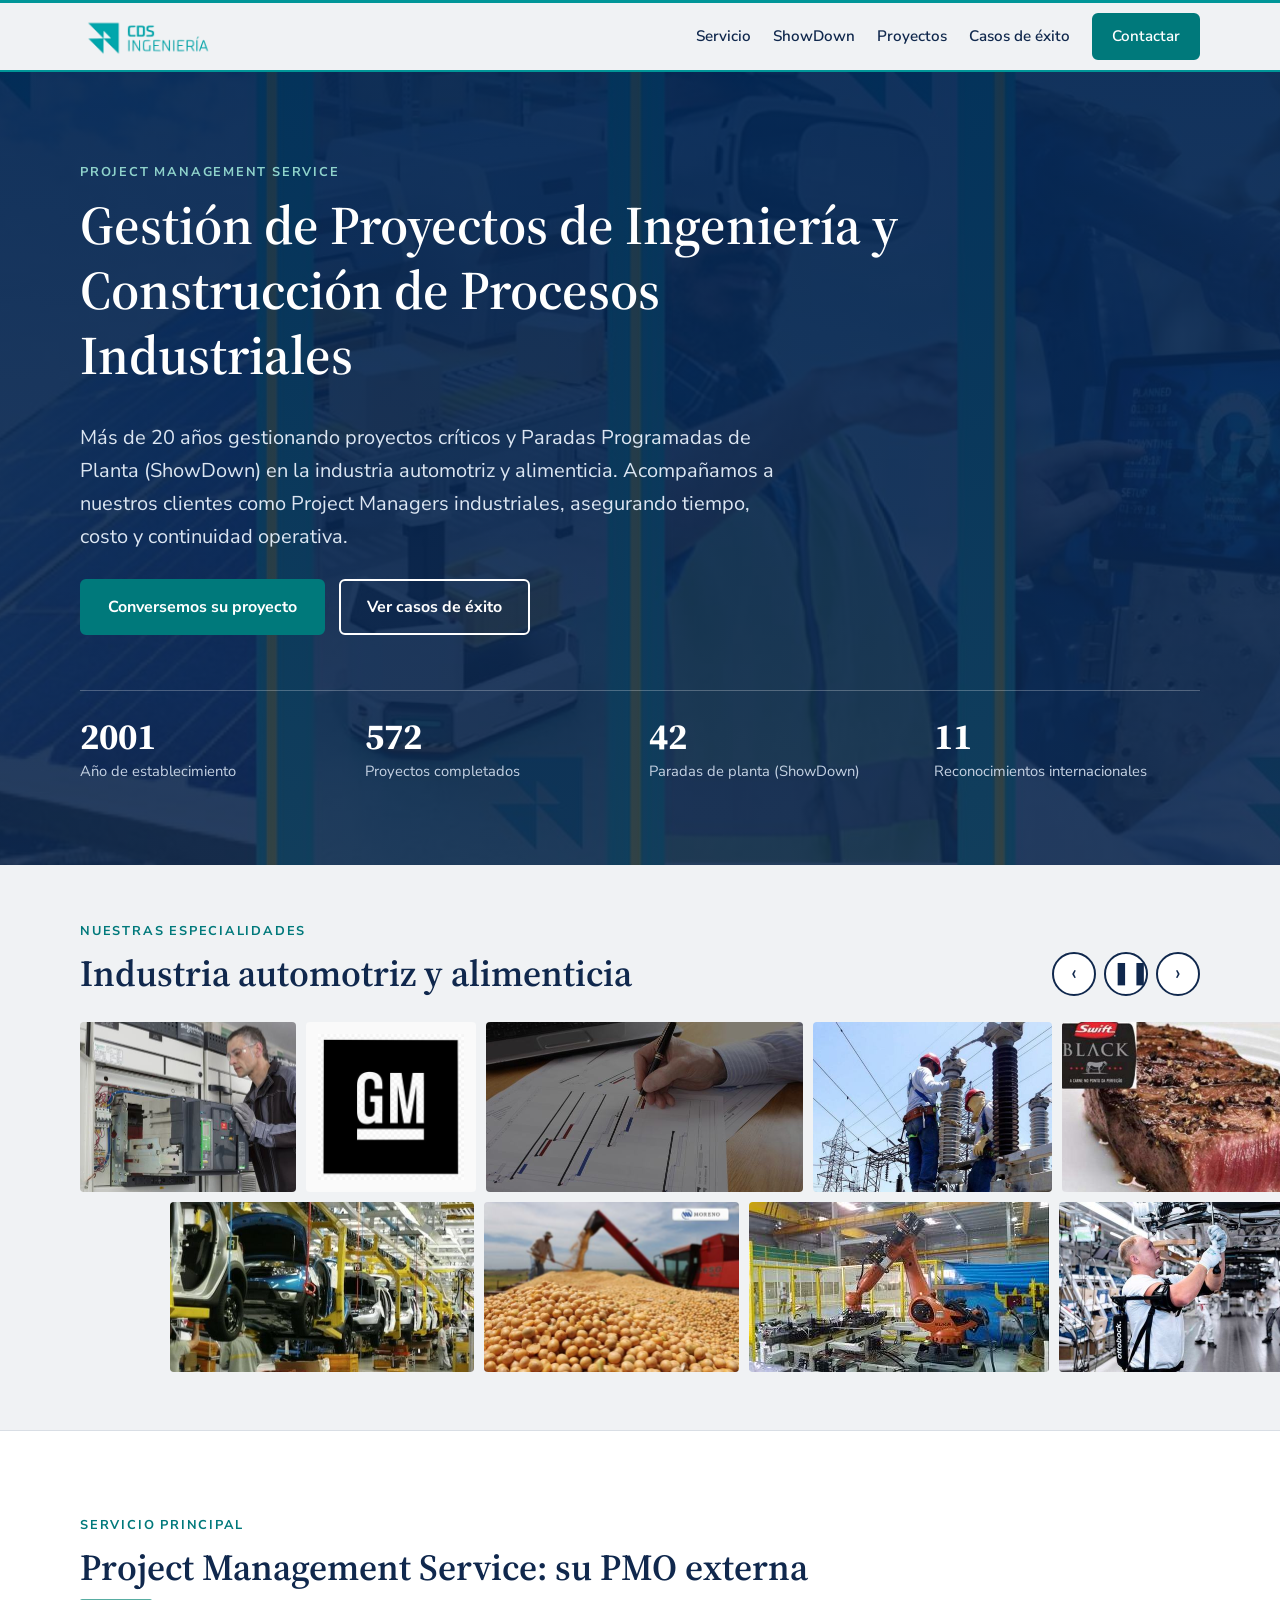
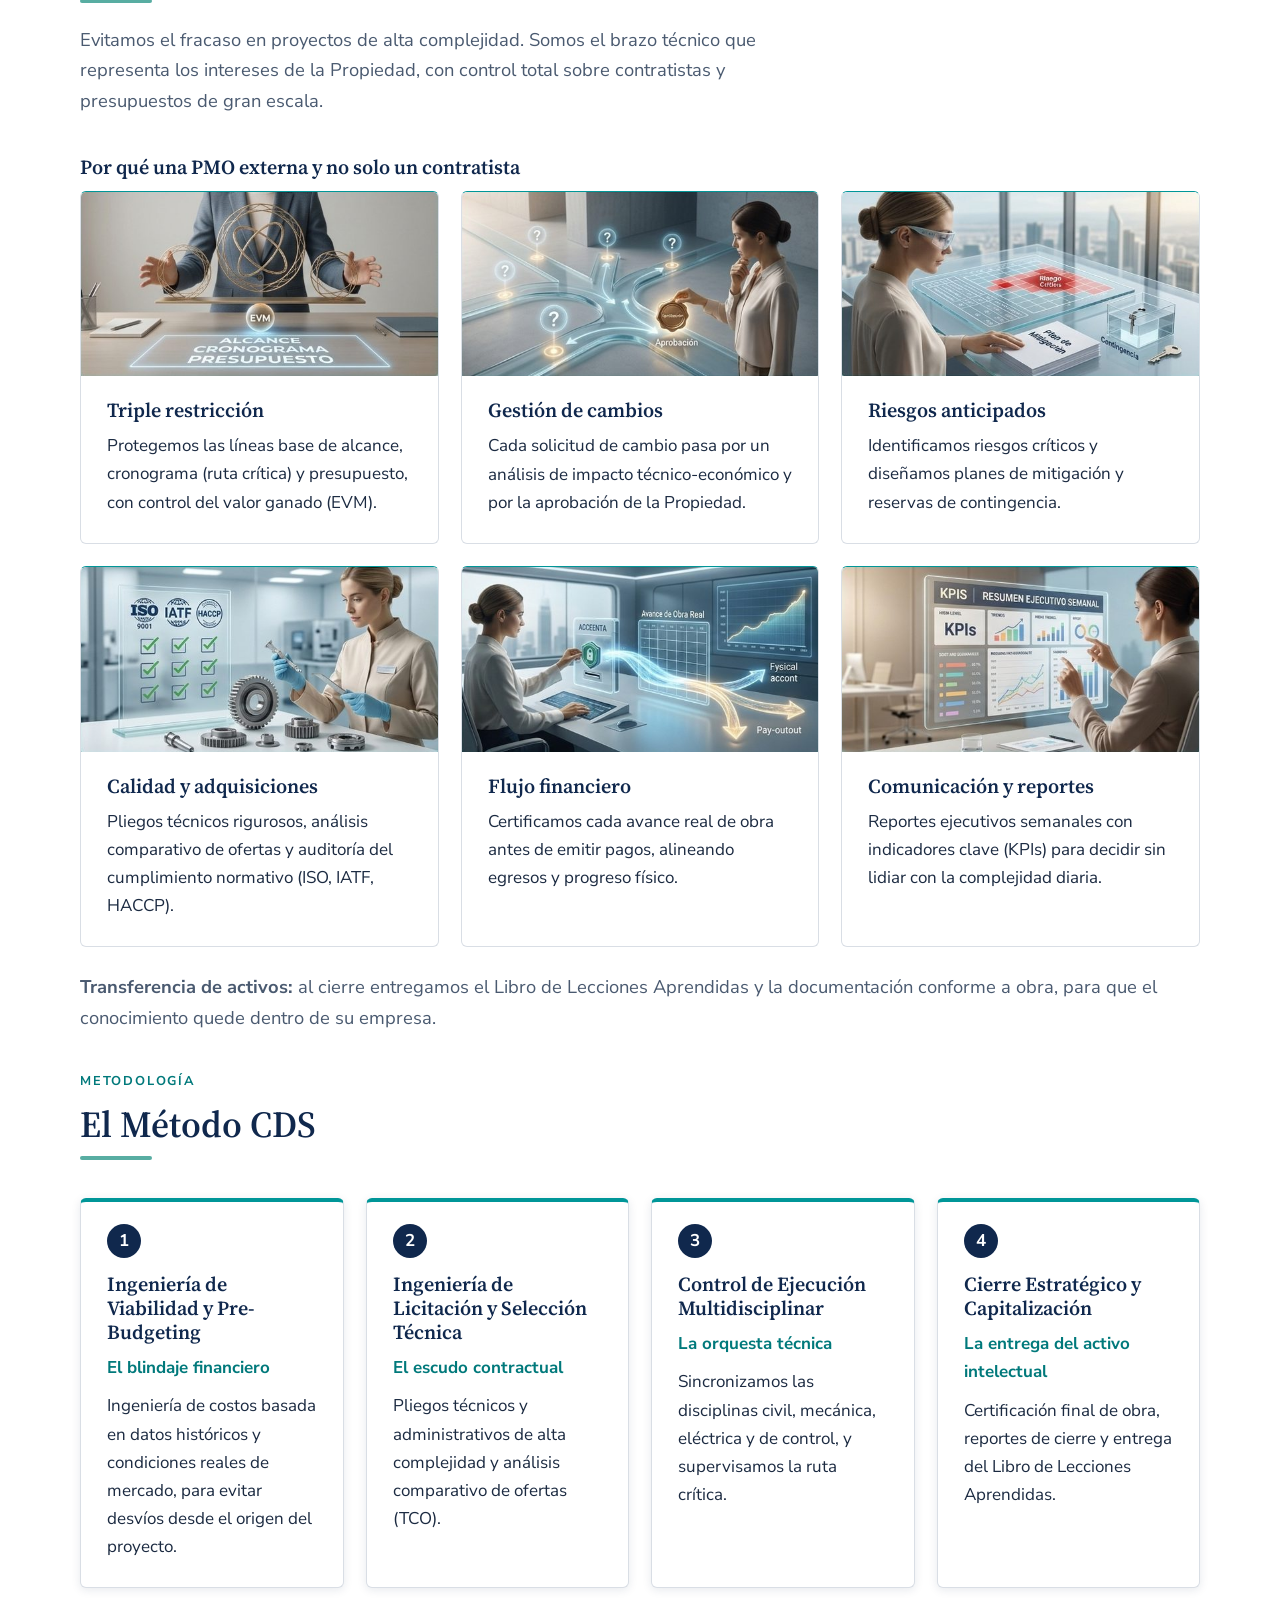
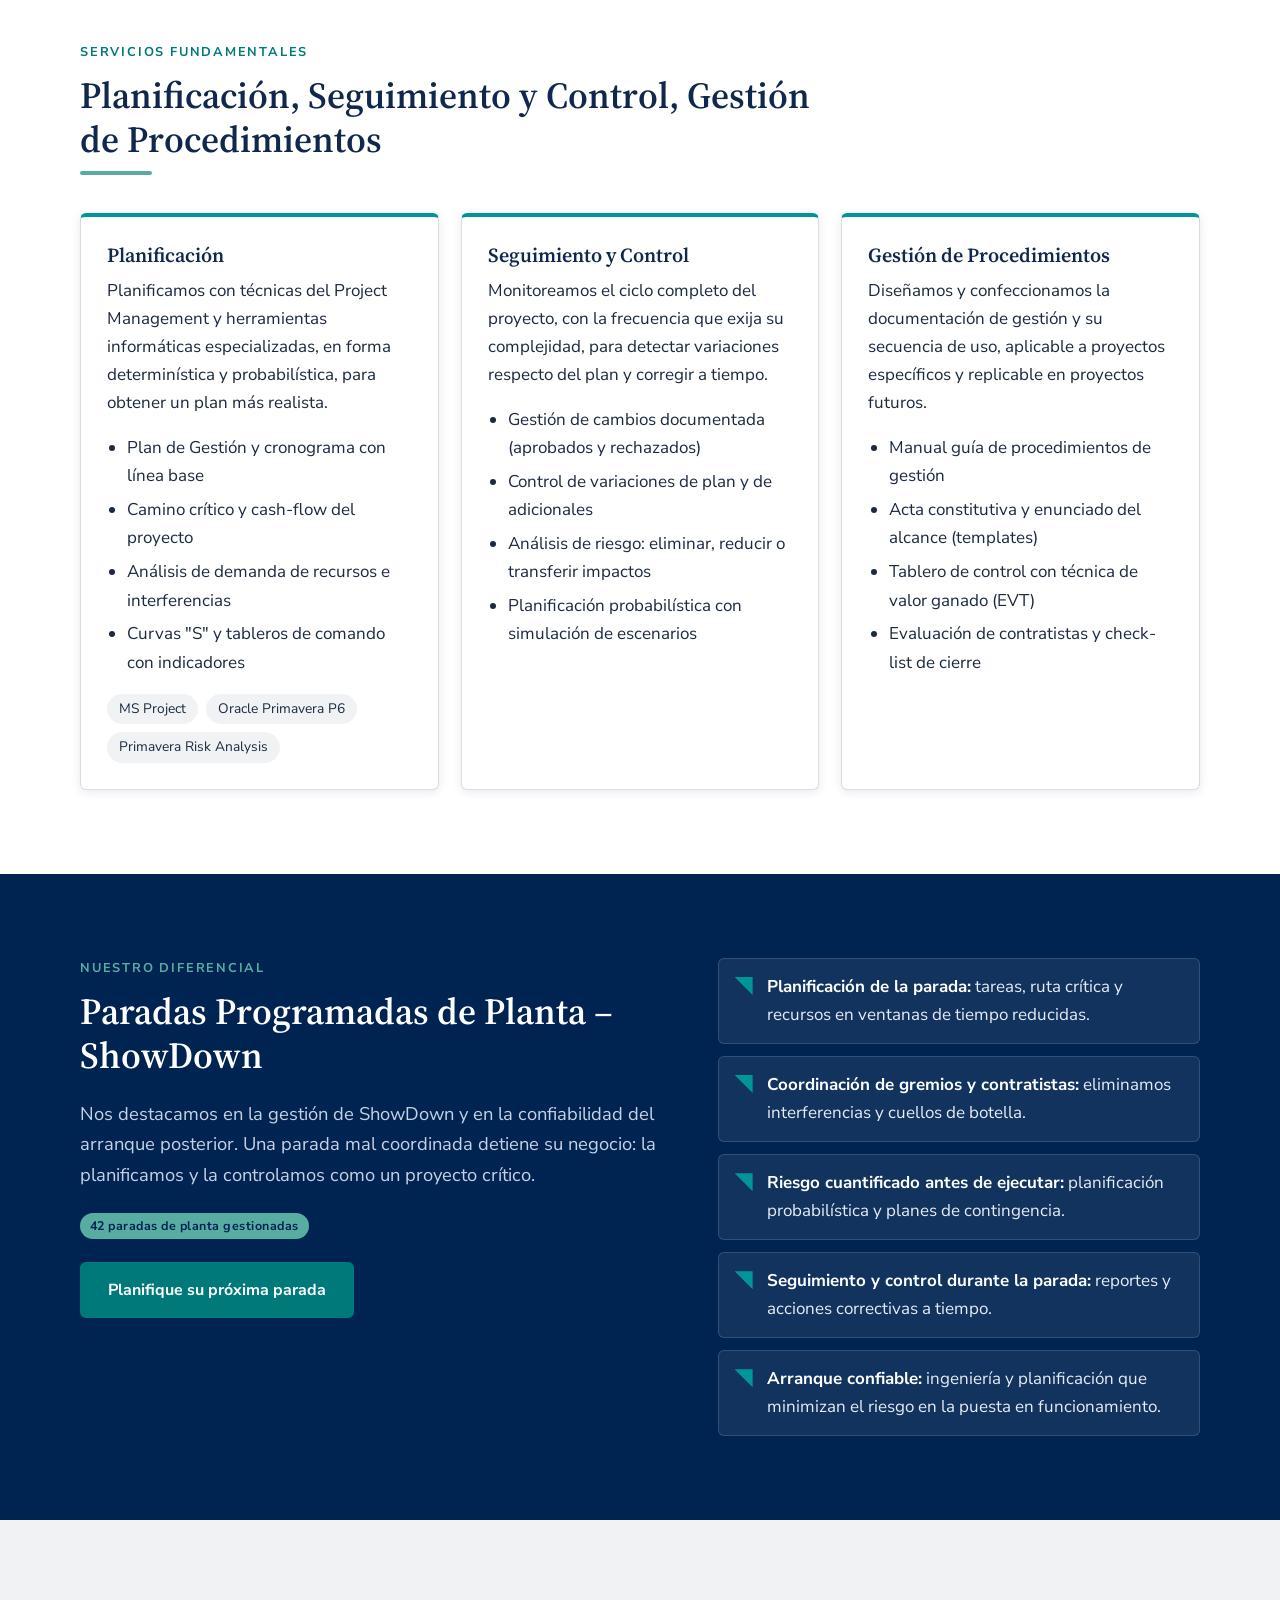
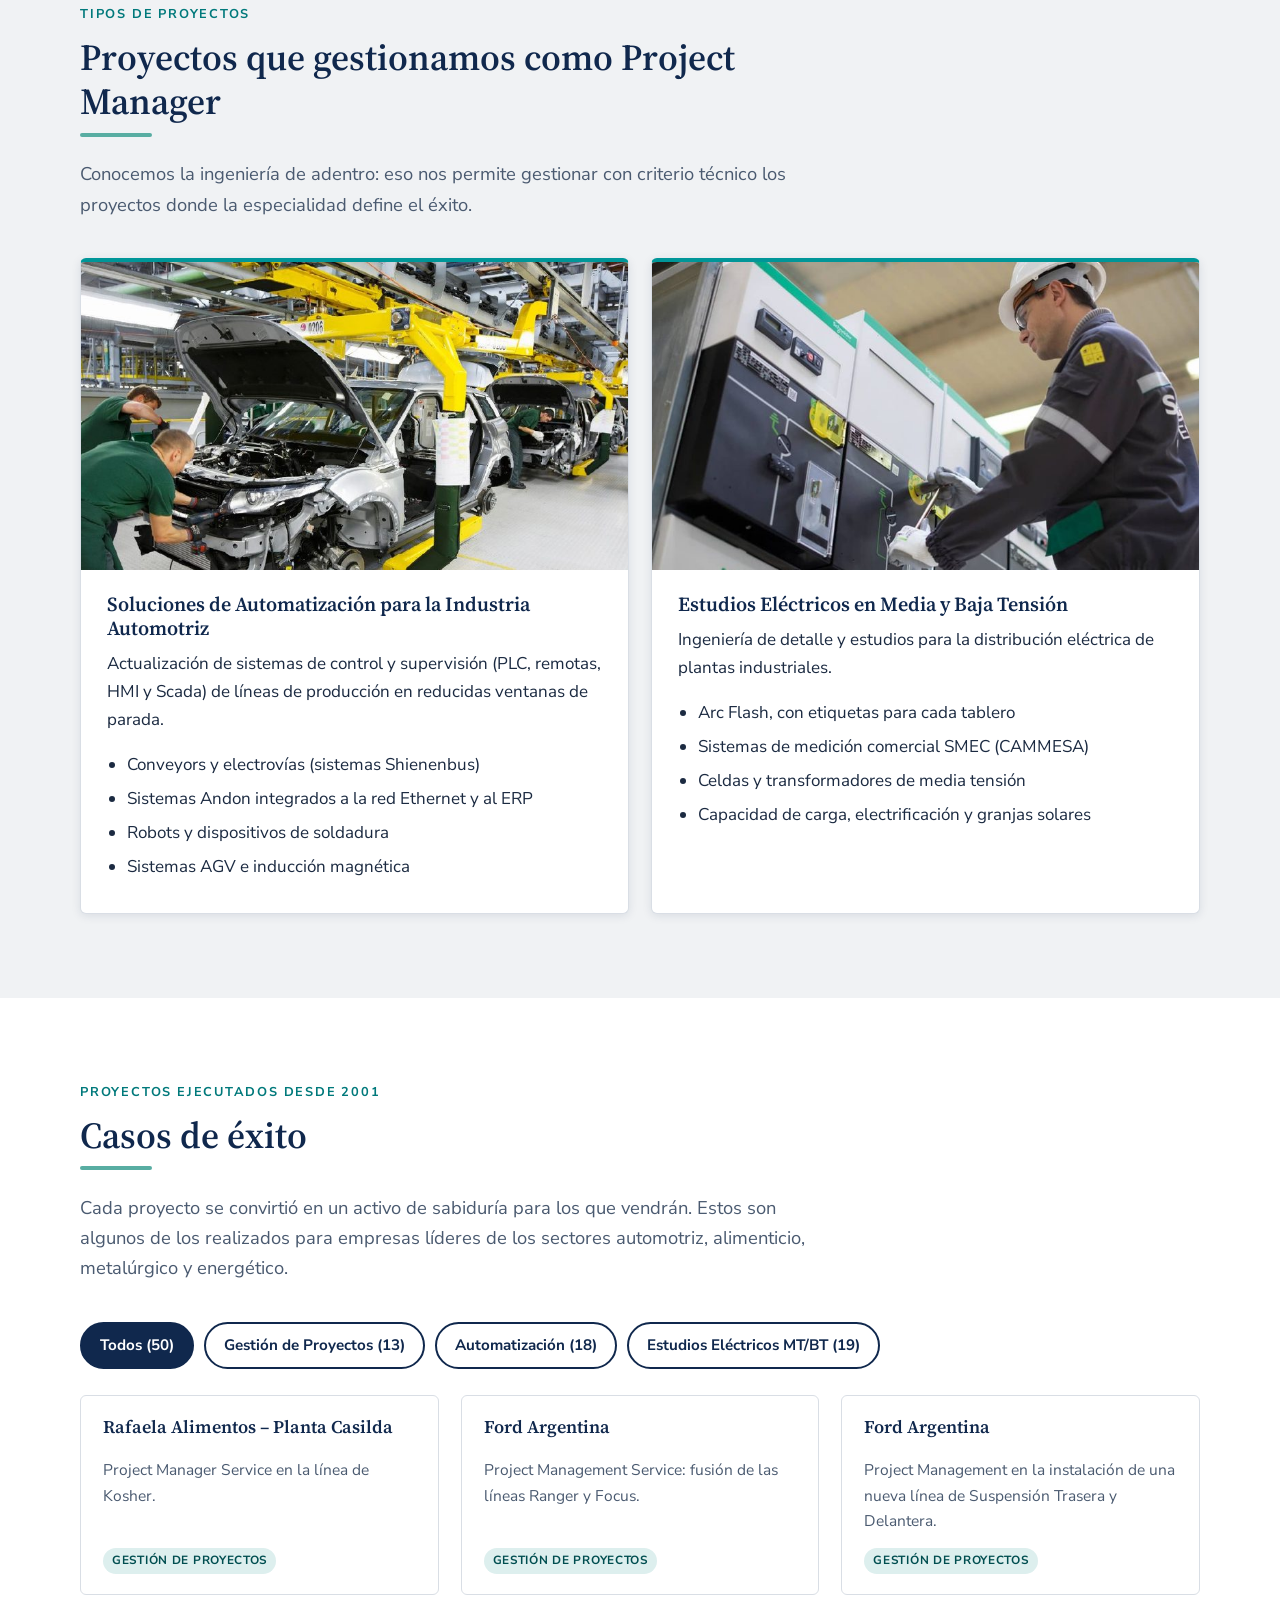
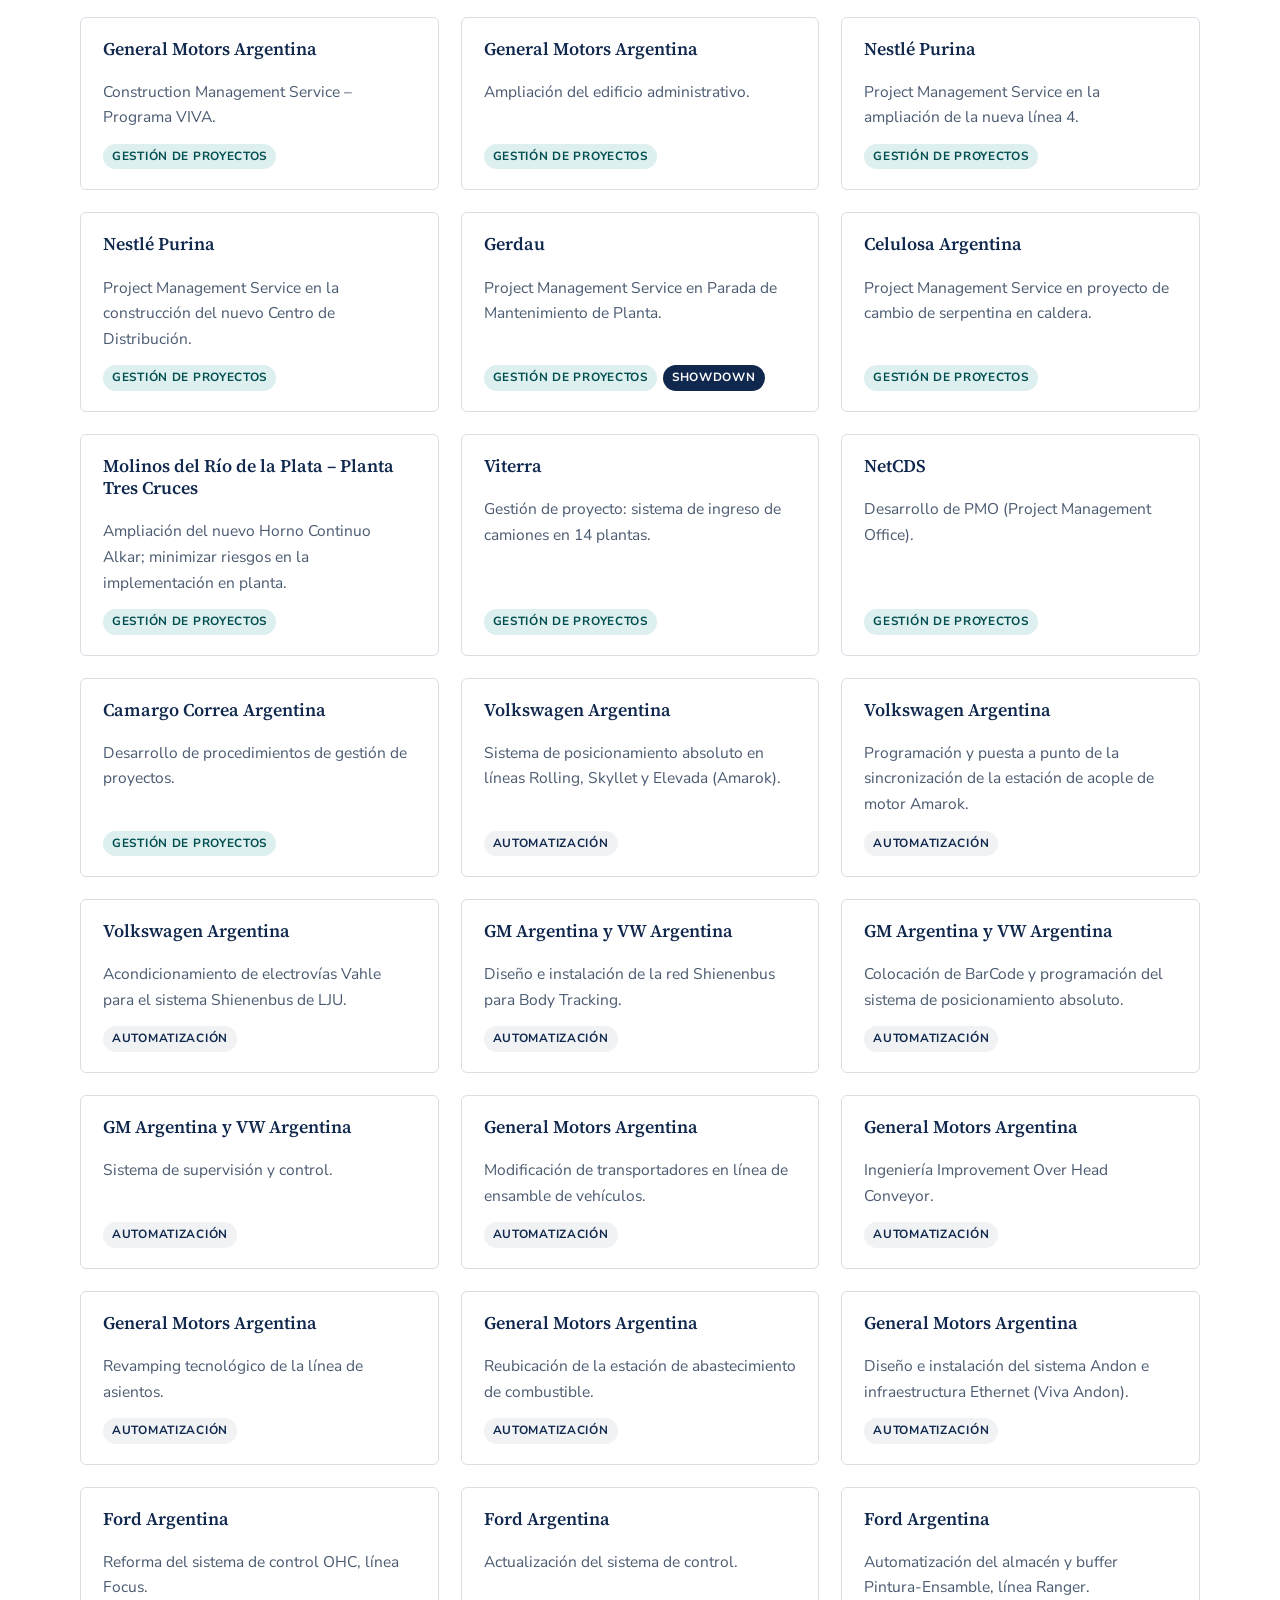
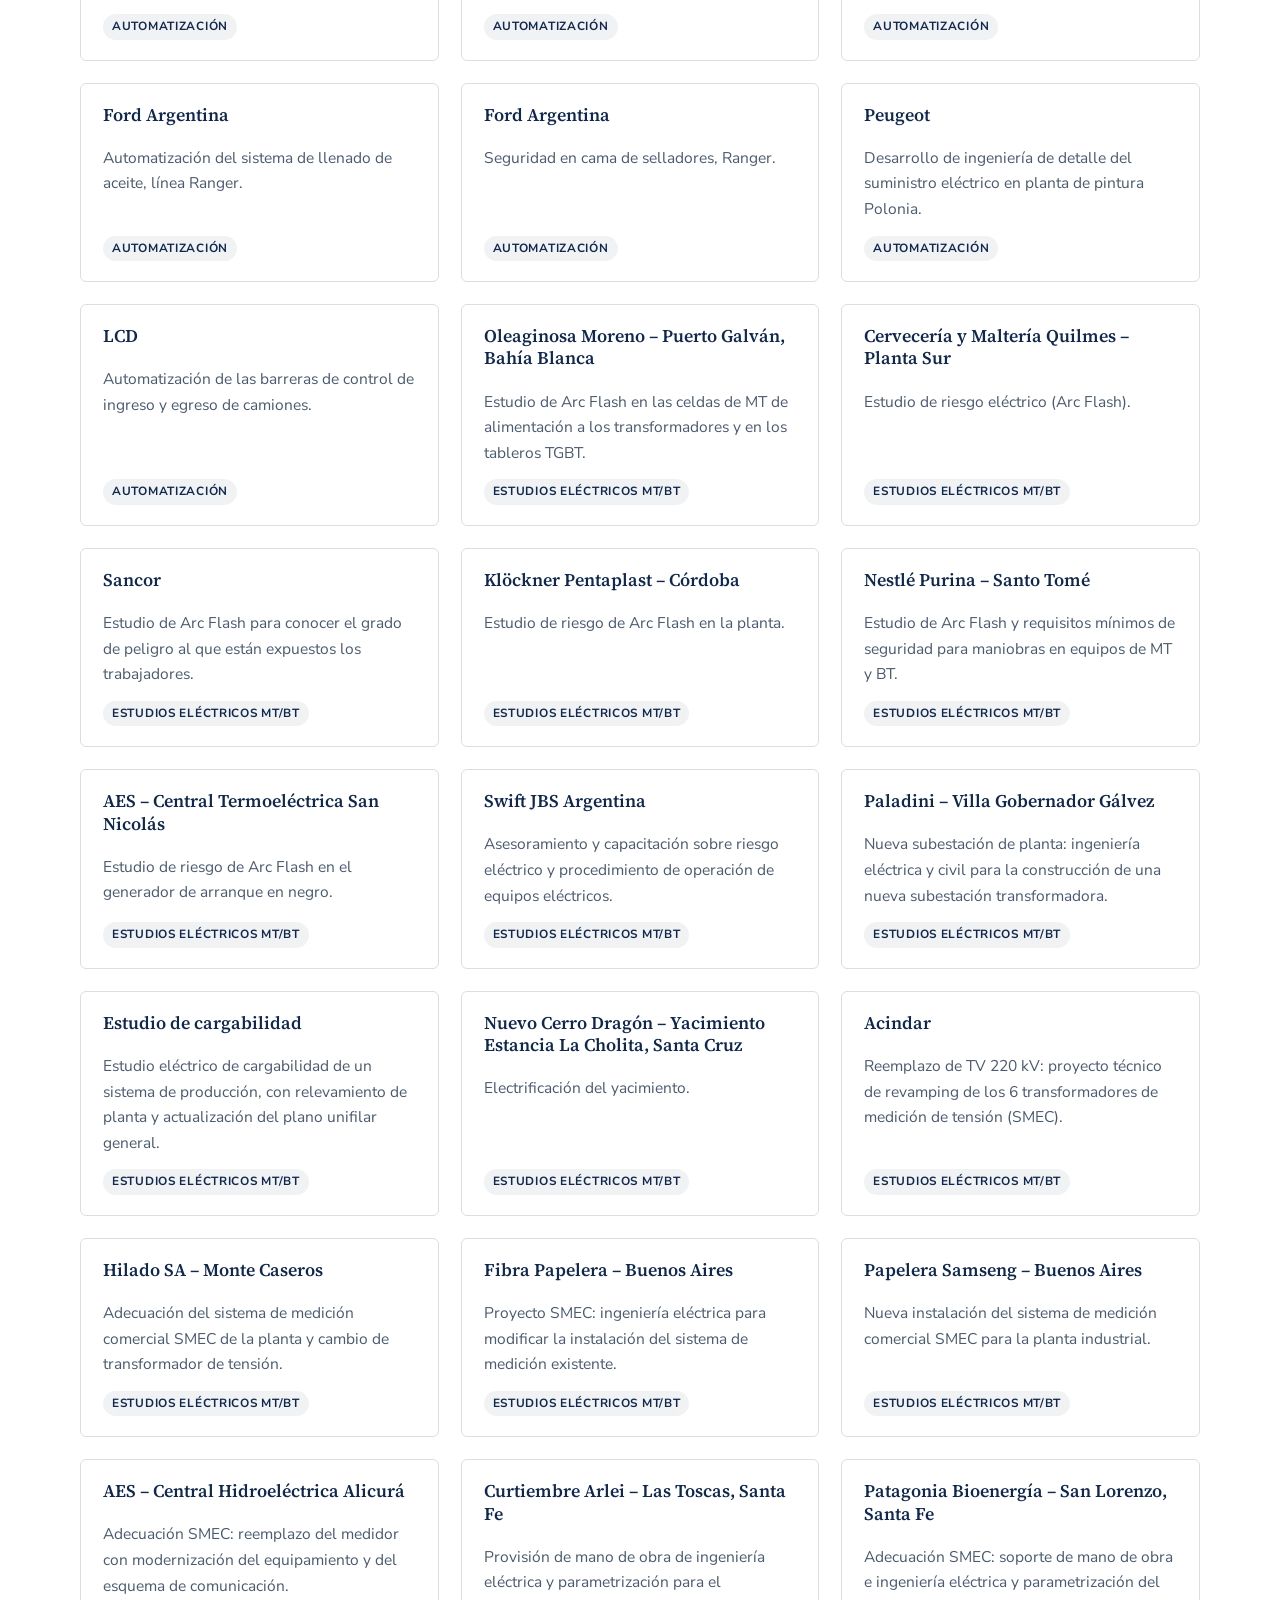
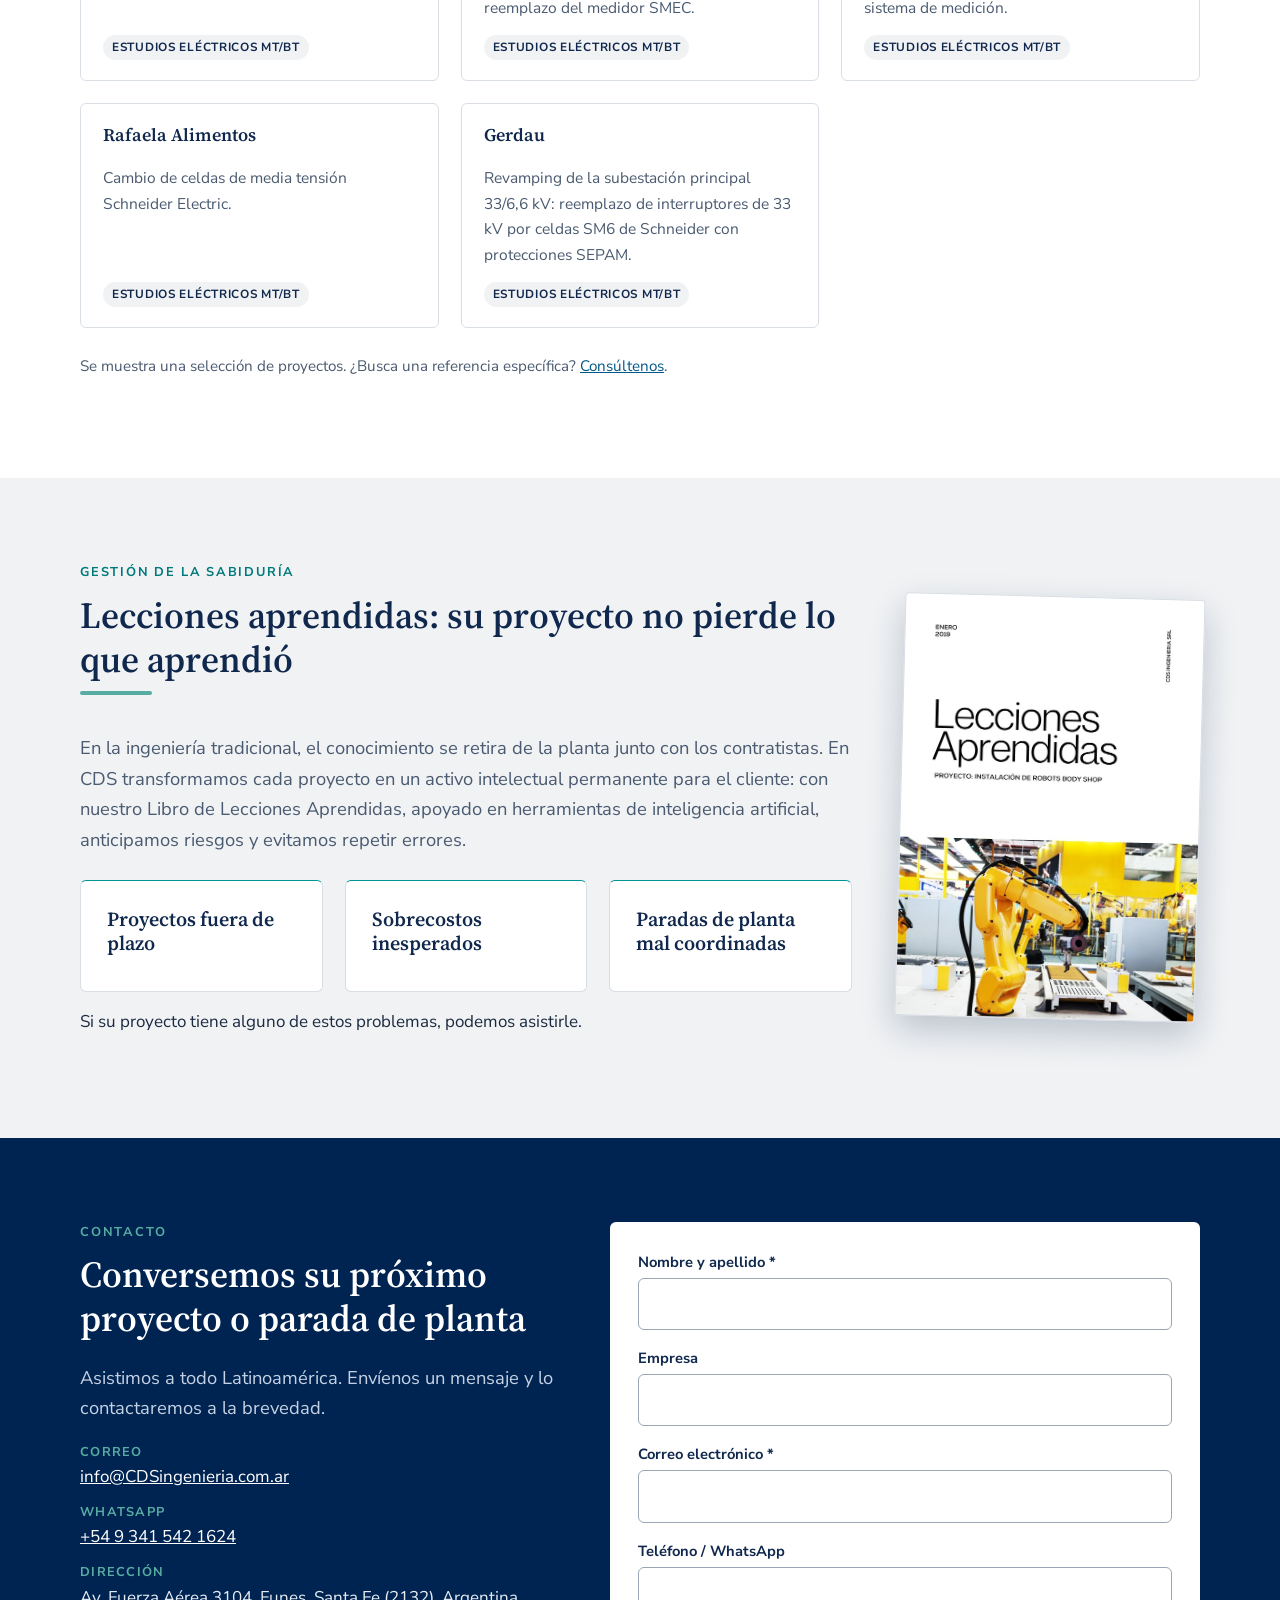
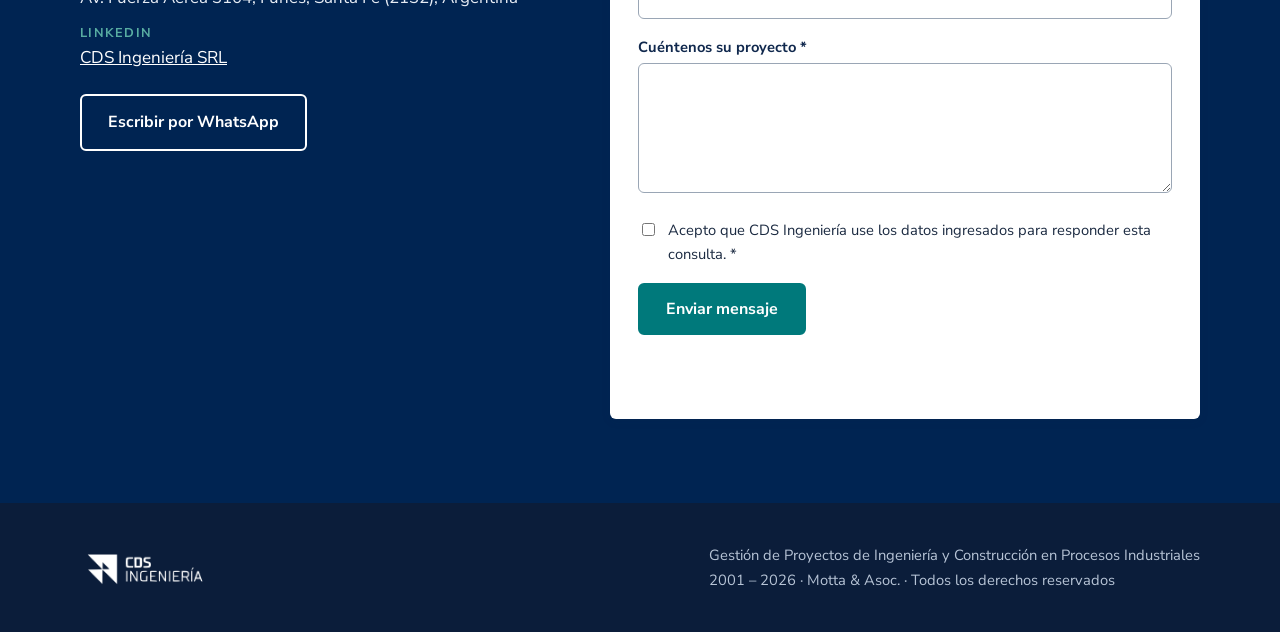
<file: index.html>
<!DOCTYPE html>
<html lang="es-AR">
<head>
  <meta charset="utf-8">
  <meta name="viewport" content="width=device-width, initial-scale=1">
  <title>CDS Ingeniería | Gestión de Proyectos y Paradas de Planta (ShowDown)</title>
  <meta name="description" content="Project Management Service para proyectos de ingeniería y construcción industrial y paradas programadas de planta (ShowDown). Más de 20 años de trayectoria, desde 2001.">
  <meta name="robots" content="index, follow">
  <link rel="canonical" href="https://www.cdsingenieria.com.ar/">
  <meta property="og:type" content="website">
  <meta property="og:site_name" content="CDS Ingeniería">
  <meta property="og:title" content="CDS Ingeniería | Gestión de Proyectos y Paradas de Planta (ShowDown)">
  <meta property="og:description" content="Somos su PMO externa: tiempo, costo y continuidad operativa en proyectos industriales críticos.">
  <meta property="og:image" content="https://www.cdsingenieria.com.ar/img/banner-conceptual.jpg">
  <meta property="og:url" content="https://www.cdsingenieria.com.ar/">
  <meta name="theme-color" content="#10284D">
  <link rel="icon" type="image/png" href="favicon.png">
  <link rel="preconnect" href="https://fonts.googleapis.com">
  <link rel="preconnect" href="https://fonts.gstatic.com" crossorigin>
  <link href="https://fonts.googleapis.com/css2?family=Nunito+Sans:wght@400;600;700&family=Source+Serif+4:wght@500;600&display=swap" rel="stylesheet">
  <link rel="stylesheet" href="styles.css">
</head>
<body>

<header class="menu">
  <div class="contenedor menu__interior">
    <a class="menu__logo" href="#inicio" aria-label="CDS Ingeniería, ir al inicio">
      <img src="img/logo-cds.png" width="580" height="196" alt="CDS Ingeniería">
    </a>
    <button class="menu__boton" id="menuBoton" aria-expanded="false" aria-controls="menuNav">Menú</button>
    <nav class="menu__nav" id="menuNav" aria-label="Principal">
      <a href="#servicio">Servicio</a>
      <a href="#showdown">ShowDown</a>
      <a href="#proyectos">Proyectos</a>
      <a href="#casos">Casos de éxito</a>
      <a class="boton boton--menu" href="#contacto">Contactar</a>
    </nav>
  </div>
</header>

<main>

<!-- 1. INICIO -->
<section class="portada" id="inicio">
  <div class="contenedor">
    <span class="sobretitulo" style="color:#8FD3CB">Project Management Service</span>
    <h1>Gestión de Proyectos de Ingeniería y Construcción de Procesos Industriales</h1>
    <p class="bajada">Más de 20 años gestionando proyectos críticos y Paradas Programadas de Planta (ShowDown) en la industria automotriz y alimenticia. Acompañamos a nuestros clientes como Project Managers industriales, asegurando tiempo, costo y continuidad operativa.</p>
    <div class="portada__acciones">
      <a class="boton" href="#contacto">Conversemos su proyecto</a>
      <a class="boton boton--borde" href="#casos">Ver casos de éxito</a>
    </div>
    <!-- PENDIENTE DE CONFIRMAR: cifras tomadas de la web actual (Soluciones) -->
    <div class="cifras" aria-label="CDS Ingeniería en cifras">
      <div class="cifra"><strong>2001</strong><span>Año de establecimiento</span></div>
      <div class="cifra"><strong>572</strong><span>Proyectos completados</span></div>
      <div class="cifra"><strong>42</strong><span>Paradas de planta (ShowDown)</span></div>
      <div class="cifra"><strong>11</strong><span>Reconocimientos internacionales</span></div>
    </div>
  </div>
</section>

<!-- 1b. CARRUSEL: plantas automotrices y clientes (recuperado de la web actual) -->
<section class="carrusel" id="clientes" aria-roledescription="carrusel" aria-label="Plantas industriales y empresas con las que trabajamos">
  <div class="contenedor carrusel__cabecera">
    <div>
      <span class="sobretitulo">Nuestras especialidades</span>
      <h2>Industria automotriz y alimenticia</h2>
    </div>
    <div class="carrusel__controles">
      <button type="button" class="carrusel__btn" id="carAnterior" aria-label="Imagen anterior">&#8249;</button>
      <button type="button" class="carrusel__btn" id="carPausa" aria-label="Pausar el movimiento automático" aria-pressed="false">&#10074;&#10074;</button>
      <button type="button" class="carrusel__btn" id="carSiguiente" aria-label="Imagen siguiente">&#8250;</button>
    </div>
  </div>
  <div class="carrusel__ventana">
    <div class="carrusel__pista" id="carPista" tabindex="0" role="group" aria-label="Imágenes: desplácese con las flechas del teclado o con los botones">
    <div class="carrusel__filas">
      <ul class="carrusel__fila carrusel__fila--a">
        <li class="carrusel__item" style="--r:1.272;"><img src="img/galeria/tablero-baja-tension.jpg" width="432" height="340" alt="Técnico trabajando en un tablero eléctrico con interruptor de baja tensión" loading="lazy" decoding="async"></li>
        <li class="carrusel__item carrusel__item--logo" style="--r:1.0; --bg:#fafafa;"><img src="img/galeria/logo-gm.jpg" width="300" height="300" alt="Logo de General Motors" loading="lazy" decoding="async"></li>
        <li class="carrusel__item" style="--r:1.862;"><img src="img/galeria/diagrama-gantt.jpg" width="633" height="340" alt="Mano trazando un diagrama de Gantt sobre un cronograma impreso" loading="lazy" decoding="async"></li>
        <li class="carrusel__item" style="--r:1.405;"><img src="img/galeria/tecnicos-subestacion.jpg" width="478" height="340" alt="Técnicos trabajando en una subestación eléctrica de alta tensión" loading="lazy" decoding="async"></li>
        <li class="carrusel__item" style="--r:1.405;"><img src="img/galeria/carne-asada.jpg" width="478" height="340" alt="Corte de carne vacuna asada" loading="lazy" decoding="async"></li>
        <li class="carrusel__item" style="--r:1.443;"><img src="img/galeria/electrovias-linea-elevada.jpg" width="491" height="340" alt="Electrovías de una línea elevada de ensamble" loading="lazy" decoding="async"></li>
        <li class="carrusel__item" style="--r:1.312;"><img src="img/galeria/agv-planta.jpg" width="446" height="340" alt="Vehículo de guiado automático (AGV) en una planta" loading="lazy" decoding="async"></li>
        <li class="carrusel__item" style="--r:1.506;"><img src="img/galeria/linea-carrocerias.jpg" width="512" height="340" alt="Línea de ensamble de carrocerías" loading="lazy" decoding="async"></li>
        <li class="carrusel__item carrusel__item--logo" style="--r:1.018; --bg:#ffffff;"><img src="img/galeria/logo-peugeot.jpg" width="305" height="300" alt="Logo de Peugeot" loading="lazy" decoding="async"></li>
        <li class="carrusel__item" style="--r:1.405;"><img src="img/galeria/papel-higienico-profesional.jpg" width="478" height="340" alt="Rollos de papel higiénico de uso profesional" loading="lazy" decoding="async"></li>
        <li class="carrusel__item" style="--r:1.778;"><img src="img/galeria/celda-media-tension.jpg" width="604" height="340" alt="Maniobra manual sobre una celda de media tensión" loading="lazy" decoding="async"></li>
        <li class="carrusel__item" style="--r:1.455;"><img src="img/galeria/ingreso-camiones.jpg" width="495" height="340" alt="Camión ingresando a una planta por un control de acceso" loading="lazy" decoding="async"></li>
        <li class="carrusel__item" style="--r:1.509;"><img src="img/galeria/linea-tableros.jpg" width="513" height="340" alt="Operarios montando tableros de instrumentos en una línea de ensamble" loading="lazy" decoding="async"></li>
        <li class="carrusel__item" style="--r:1.459;"><img src="img/galeria/ranger-fin-de-linea.jpg" width="496" height="340" alt="Camioneta pick-up y operarios al final de la línea de ensamble" loading="lazy" decoding="async"></li>
        <li class="carrusel__item carrusel__item--logo" style="--r:1.333; --bg:#ffffff;"><img src="img/galeria/logo-ford.jpg" width="224" height="168" alt="Logo de Ford" loading="lazy" decoding="async"></li>
        <li class="carrusel__item" style="--r:1.385;"><img src="img/galeria/alimento-mascotas-purina.jpg" width="471" height="340" alt="Alimento balanceado para mascotas de una planta de Purina" loading="lazy" decoding="async"></li>
        <li class="carrusel__item" style="--r:1.728;"><img src="img/galeria/seguimiento-obra.jpg" width="587" height="340" alt="Equipo con cascos revisando planos y una tablet" loading="lazy" decoding="async"></li>
        <li class="carrusel__item" style="--r:1.0;"><img src="img/galeria/llenadoras-aceite.jpg" width="340" height="340" alt="Llenadoras de aceite con cilindros de dosificación" loading="lazy" decoding="async"></li>
        <li class="carrusel__item" style="--r:0.989;"><img src="img/galeria/amarok-linea-elevada.jpg" width="336" height="340" alt="Camioneta elevada en una línea de ensamble" loading="lazy" decoding="async"></li>
        <li class="carrusel__item" style="--r:1.78;"><img src="img/galeria/utillaje-suspensiones.jpg" width="605" height="340" alt="Utillaje de una línea de suspensiones" loading="lazy" decoding="async"></li>
        <li class="carrusel__item" style="--r:1.303;"><img src="img/galeria/agv-cajas.jpg" width="443" height="340" alt="AGV transportando cajas sobre una línea de rodillos" loading="lazy" decoding="async"></li>
        <li class="carrusel__item carrusel__item--logo" style="--r:1.229; --bg:#ffffff;"><img src="img/galeria/logo-vw.jpg" width="369" height="300" alt="Logo de Volkswagen" loading="lazy" decoding="async"></li>
        <li class="carrusel__item" style="--r:1.458;"><img src="img/galeria/chasis-camioneta-transportador.jpg" width="496" height="340" alt="Chasis de camioneta avanzando sobre un transportador naranja" loading="lazy" decoding="async"></li>
        <li class="carrusel__item" style="--r:1.405;"><img src="img/galeria/malla-acero.jpg" width="478" height="340" alt="Malla de alambre de acero" loading="lazy" decoding="async"></li>
        <li class="carrusel__item" style="--r:1.499;"><img src="img/galeria/ingenieria-planos.jpg" width="510" height="340" alt="Casco y planos sobre un escritorio, con un ingeniero al fondo" loading="lazy" decoding="async"></li>
        <li class="carrusel__item" style="--r:1.8;"><img src="img/galeria/andon-mejora-continua.jpg" width="612" height="340" alt="Tableros Andon con metas y eficiencia sobre una línea de producción" loading="lazy" decoding="async"></li>
        <li class="carrusel__item" style="--r:1.9;"><img src="img/galeria/modulo-electrovia-verde.jpg" width="649" height="340" alt="Módulo electrónico verde montado sobre un riel de electrovía" loading="lazy" decoding="async"></li>
        <li class="carrusel__item" style="--r:1.526;"><img src="img/galeria/ensamble-chasis-rolling.jpg" width="519" height="340" alt="Operarios ensamblando un chasis en la línea rolling" loading="lazy" decoding="async"></li>
        <li class="carrusel__item carrusel__item--logo" style="--r:1.334; --bg:#ffffff;"><img src="img/galeria/logo-paladini.jpg" width="400" height="300" alt="Logo de Paladini" loading="lazy" decoding="async"></li>
        <li class="carrusel__item" style="--r:1.455;"><img src="img/galeria/operario-bajo-vehiculo.jpg" width="495" height="340" alt="Operario trabajando bajo un vehículo blanco en la línea" loading="lazy" decoding="async"></li>
        <li class="carrusel__item" style="--r:1.328;"><img src="img/galeria/ingenieros-pantallas.jpg" width="452" height="340" alt="Dos ingenieros con ropa de seguridad analizando información en pantallas" loading="lazy" decoding="async"></li>
        <li class="carrusel__item" style="--r:1.766;"><img src="img/galeria/exoesqueleto-herramienta.jpg" width="600" height="340" alt="Operario con exoesqueleto sosteniendo una herramienta en alto" loading="lazy" decoding="async"></li>
        <li class="carrusel__item" style="--r:1.778;"><img src="img/galeria/transportadores-linea.jpg" width="604" height="340" alt="Operarios bajo un vehículo en una línea con transportadores" loading="lazy" decoding="async"></li>
        <li class="carrusel__item" style="--r:1.452;"><img src="img/galeria/carroceria-elevada-operarios.jpg" width="494" height="340" alt="Carrocería elevada sobre una línea de ensamble con operarios debajo" loading="lazy" decoding="async"></li>
        <li class="carrusel__item carrusel__item--logo" style="--r:1.132; --bg:#ffffff;"><img src="img/galeria/logo-unilever.jpg" width="340" height="300" alt="Logo de Unilever" loading="lazy" decoding="async"></li>
      </ul>
      <ul class="carrusel__fila carrusel__fila--b">
        <li class="carrusel__item" style="--r:1.786;"><img src="img/galeria/linea-ensamble-vehiculos.jpg" width="607" height="340" alt="Línea de ensamble de vehículos con transportadores elevados" loading="lazy" decoding="async"></li>
        <li class="carrusel__item" style="--r:1.504;"><img src="img/galeria/cosecha-soja.jpg" width="511" height="340" alt="Cosecha de soja descargada en una tolva" loading="lazy" decoding="async"></li>
        <li class="carrusel__item" style="--r:1.765;"><img src="img/galeria/robot-celda-ensamble.jpg" width="300" height="170" alt="Robot industrial en una celda de ensamble" loading="lazy" decoding="async"></li>
        <li class="carrusel__item" style="--r:1.787;"><img src="img/galeria/operarios-exoesqueleto.jpg" width="608" height="340" alt="Operarios con exoesqueleto trabajando en una línea de ensamble" loading="lazy" decoding="async"></li>
        <li class="carrusel__item" style="--r:1.9;"><img src="img/galeria/tablero-andon.jpg" width="700" height="293" alt="Tablero Andon sobre una línea de ensamble" loading="lazy" decoding="async"></li>
        <li class="carrusel__item carrusel__item--logo" style="--r:1.778; --bg:#ffffff;"><img src="img/galeria/logo-molinos.jpg" width="533" height="300" alt="Logo de Molinos" loading="lazy" decoding="async"></li>
        <li class="carrusel__item" style="--r:1.329;"><img src="img/galeria/transformador.jpg" width="452" height="340" alt="Transformador con conexiones de media tensión" loading="lazy" decoding="async"></li>
        <li class="carrusel__item" style="--r:1.305;"><img src="img/galeria/arc-flash-tableros.jpg" width="444" height="340" alt="Técnico con equipo de protección frente a tableros eléctricos" loading="lazy" decoding="async"></li>
        <li class="carrusel__item" style="--r:1.302;"><img src="img/galeria/sala-supervision.jpg" width="443" height="340" alt="Sala de supervisión con múltiples pantallas" loading="lazy" decoding="async"></li>
        <li class="carrusel__item" style="--r:1.329;"><img src="img/galeria/modulo-shienenbus.jpg" width="218" height="164" alt="Módulo del sistema Shienenbus montado sobre electrovía" loading="lazy" decoding="async"></li>
        <li class="carrusel__item" style="--r:1.446;"><img src="img/galeria/soldadura-robotizada.jpg" width="492" height="340" alt="Soldadura robotizada de una carrocería" loading="lazy" decoding="async"></li>
        <li class="carrusel__item carrusel__item--logo" style="--r:2.0; --bg:#ffffff;"><img src="img/galeria/logo-nestle.jpg" width="700" height="232" alt="Logo de Nestlé" loading="lazy" decoding="async"></li>
        <li class="carrusel__item" style="--r:1.401;"><img src="img/galeria/corte-acero-chispas.jpg" width="476" height="340" alt="Corte con chispas sobre una chapa de acero" loading="lazy" decoding="async"></li>
        <li class="carrusel__item" style="--r:1.45;"><img src="img/galeria/tablero-plc.jpg" width="493" height="340" alt="Técnico cableando un tablero de automatización con PLC" loading="lazy" decoding="async"></li>
        <li class="carrusel__item" style="--r:1.775;"><img src="img/galeria/carroceria-exoesqueleto.jpg" width="603" height="340" alt="Carrocería en línea con operarios, uno de ellos con exoesqueleto" loading="lazy" decoding="async"></li>
        <li class="carrusel__item" style="--r:1.451;"><img src="img/galeria/lector-codigo-barras.jpg" width="493" height="340" alt="Lector de código de barras de un sistema de posicionamiento absoluto" loading="lazy" decoding="async"></li>
        <li class="carrusel__item" style="--r:1.449;"><img src="img/galeria/linea-asientos.jpg" width="493" height="340" alt="Operarios en una línea de ensamble de asientos" loading="lazy" decoding="async"></li>
        <li class="carrusel__item carrusel__item--logo" style="--r:1.776; --bg:#ffffff;"><img src="img/galeria/logo-cargill.jpg" width="380" height="214" alt="Logo de Cargill" loading="lazy" decoding="async"></li>
        <li class="carrusel__item" style="--r:1.101;"><img src="img/galeria/procesamiento-carne.jpg" width="374" height="340" alt="Carne vacuna colgada en una línea de procesamiento" loading="lazy" decoding="async"></li>
        <li class="carrusel__item" style="--r:1.504;"><img src="img/galeria/centro-distribucion.jpg" width="400" height="266" alt="Centro de distribución con andenes de carga" loading="lazy" decoding="async"></li>
        <li class="carrusel__item" style="--r:1.285;"><img src="img/galeria/tableros-de-control.jpg" width="437" height="340" alt="Pantallas, tablet y celular con tableros de control" loading="lazy" decoding="async"></li>
        <li class="carrusel__item" style="--r:1.748;"><img src="img/galeria/barrera-ingreso-camiones.jpg" width="594" height="340" alt="Camión frente a una barrera de control de ingreso" loading="lazy" decoding="async"></li>
        <li class="carrusel__item" style="--r:1.785;"><img src="img/galeria/operario-exoesqueleto-inferior.jpg" width="607" height="340" alt="Operario con exoesqueleto trabajando bajo un vehículo" loading="lazy" decoding="async"></li>
        <li class="carrusel__item carrusel__item--logo" style="--r:2.0; --bg:#ffffff;"><img src="img/galeria/logo-viterra.jpg" width="700" height="227" alt="Logo de Viterra" loading="lazy" decoding="async"></li>
        <li class="carrusel__item" style="--r:1.538;"><img src="img/galeria/linea-produccion-vehiculos.jpg" width="523" height="340" alt="Fila de vehículos en una línea de producción" loading="lazy" decoding="async"></li>
        <li class="carrusel__item" style="--r:1.5;"><img src="img/galeria/realidad-aumentada.jpg" width="510" height="340" alt="Realidad aumentada sobre un equipo industrial vista desde un celular" loading="lazy" decoding="async"></li>
        <li class="carrusel__item" style="--r:1.782;"><img src="img/galeria/seguridad-emergencia.jpg" width="606" height="340" alt="Celda de seguridad con botón de emergencia" loading="lazy" decoding="async"></li>
        <li class="carrusel__item" style="--r:1.445;"><img src="img/galeria/tablero-andon-linea.jpg" width="491" height="340" alt="Tablero Andon con indicadores rojos y verdes sobre la línea de producción" loading="lazy" decoding="async"></li>
        <li class="carrusel__item" style="--r:0.857;"><img src="img/galeria/celda-ensamble-planta.jpg" width="291" height="340" alt="Celda de ensamble en una planta industrial" loading="lazy" decoding="async"></li>
        <li class="carrusel__item" style="--r:0.994;"><img src="img/galeria/vehiculos-fin-de-linea.jpg" width="338" height="340" alt="Operarios junto a una fila de vehículos recién ensamblados" loading="lazy" decoding="async"></li>
        <li class="carrusel__item carrusel__item--logo" style="--r:1.0; --bg:#ffffff;"><img src="img/galeria/logo-rafaela-alimentos.jpg" width="146" height="146" alt="Logo de Rafaela Alimentos" loading="lazy" decoding="async"></li>
        <li class="carrusel__item" style="--r:1.9;"><img src="img/galeria/linea-carrocerias-vista-superior.jpg" width="700" height="336" alt="Línea de carrocerías en una planta automotriz" loading="lazy" decoding="async"></li>
      </ul>
    </div>
    </div>
  </div>
</section>

<!-- 2. SERVICIO PRINCIPAL -->
<section class="seccion" id="servicio">
  <div class="contenedor">
    <div class="titulo-seccion">
      <span class="sobretitulo">Servicio principal</span>
      <h2>Project Management Service: su PMO externa</h2>
      <p class="bajada">Evitamos el fracaso en proyectos de alta complejidad. Somos el brazo técnico que representa los intereses de la Propiedad, con control total sobre contratistas y presupuestos de gran escala.</p>
    </div>

    <h3>Por qué una PMO externa y no solo un contratista</h3>
    <div class="grilla grilla--3" style="margin-bottom:1.6rem">
      <div class="tarjeta tarjeta--simple tarjeta--img"><img src="img/pmo/triple-restriccion.jpg" width="540" height="279" alt="Profesional sosteniendo aros que representan alcance, cronograma y presupuesto bajo control del valor ganado" loading="lazy" decoding="async"><div class="tarjeta__cuerpo"><h3>Triple restricción</h3><p>Protegemos las líneas base de alcance, cronograma (ruta crítica) y presupuesto, con control del valor ganado (EVM).</p></div></div>
      <div class="tarjeta tarjeta--simple tarjeta--img"><img src="img/pmo/gestion-de-cambios.jpg" width="540" height="279" alt="Profesional aprobando con un sello una solicitud de cambio entre distintos caminos posibles" loading="lazy" decoding="async"><div class="tarjeta__cuerpo"><h3>Gestión de cambios</h3><p>Cada solicitud de cambio pasa por un análisis de impacto técnico-económico y por la aprobación de la Propiedad.</p></div></div>
      <div class="tarjeta tarjeta--simple tarjeta--img"><img src="img/pmo/riesgos-anticipados.jpg" width="540" height="279" alt="Profesional revisando un cuadro de riesgos críticos con plan de mitigación y reserva de contingencia" loading="lazy" decoding="async"><div class="tarjeta__cuerpo"><h3>Riesgos anticipados</h3><p>Identificamos riesgos críticos y diseñamos planes de mitigación y reservas de contingencia.</p></div></div>
      <div class="tarjeta tarjeta--simple tarjeta--img"><img src="img/pmo/calidad-y-adquisiciones.jpg" width="540" height="279" alt="Profesional inspeccionando piezas mecánicas junto a una lista de verificación ISO, IATF y HACCP" loading="lazy" decoding="async"><div class="tarjeta__cuerpo"><h3>Calidad y adquisiciones</h3><p>Pliegos técnicos rigurosos, análisis comparativo de ofertas y auditoría del cumplimiento normativo (ISO, IATF, HACCP).</p></div></div>
      <div class="tarjeta tarjeta--simple tarjeta--img"><img src="img/pmo/flujo-financiero.jpg" width="540" height="279" alt="Profesional certificando el avance real de obra antes de liberar un pago" loading="lazy" decoding="async"><div class="tarjeta__cuerpo"><h3>Flujo financiero</h3><p>Certificamos cada avance real de obra antes de emitir pagos, alineando egresos y progreso físico.</p></div></div>
      <div class="tarjeta tarjeta--simple tarjeta--img"><img src="img/pmo/comunicacion-y-reportes.jpg" width="540" height="279" alt="Profesional revisando un tablero con el resumen ejecutivo semanal de indicadores clave" loading="lazy" decoding="async"><div class="tarjeta__cuerpo"><h3>Comunicación y reportes</h3><p>Reportes ejecutivos semanales con indicadores clave (KPIs) para decidir sin lidiar con la complejidad diaria.</p></div></div>
    </div>
    <p class="bajada" style="margin-bottom:2.4rem"><strong>Transferencia de activos:</strong> al cierre entregamos el Libro de Lecciones Aprendidas y la documentación conforme a obra, para que el conocimiento quede dentro de su empresa.</p>

    <div class="titulo-seccion">
      <span class="sobretitulo">Metodología</span>
      <h2>El Método CDS</h2>
    </div>
    <div class="grilla grilla--4 metodo">
      <div class="tarjeta paso"><h3>Ingeniería de Viabilidad y Pre-Budgeting</h3><p class="lema">El blindaje financiero</p><p>Ingeniería de costos basada en datos históricos y condiciones reales de mercado, para evitar desvíos desde el origen del proyecto.</p></div>
      <div class="tarjeta paso"><h3>Ingeniería de Licitación y Selección Técnica</h3><p class="lema">El escudo contractual</p><p>Pliegos técnicos y administrativos de alta complejidad y análisis comparativo de ofertas (TCO).</p></div>
      <div class="tarjeta paso"><h3>Control de Ejecución Multidisciplinar</h3><p class="lema">La orquesta técnica</p><p>Sincronizamos las disciplinas civil, mecánica, eléctrica y de control, y supervisamos la ruta crítica.</p></div>
      <div class="tarjeta paso"><h3>Cierre Estratégico y Capitalización</h3><p class="lema">La entrega del activo intelectual</p><p>Certificación final de obra, reportes de cierre y entrega del Libro de Lecciones Aprendidas.</p></div>
    </div>

    <div class="titulo-seccion" style="margin-top:3.4rem">
      <span class="sobretitulo">Servicios fundamentales</span>
      <h2>Planificación, Seguimiento y Control, Gestión de Procedimientos</h2>
    </div>
    <div class="grilla grilla--3">
      <article class="tarjeta">
        <h3>Planificación</h3>
        <p>Planificamos con técnicas del Project Management y herramientas informáticas especializadas, en forma determinística y probabilística, para obtener un plan más realista.</p>
        <ul>
          <li>Plan de Gestión y cronograma con línea base</li>
          <li>Camino crítico y cash-flow del proyecto</li>
          <li>Análisis de demanda de recursos e interferencias</li>
          <li>Curvas "S" y tableros de comando con indicadores</li>
        </ul>
        <ul class="herramientas" aria-label="Herramientas"><li>MS Project</li><li>Oracle Primavera P6</li><li>Primavera Risk Analysis</li></ul>
      </article>
      <article class="tarjeta">
        <h3>Seguimiento y Control</h3>
        <p>Monitoreamos el ciclo completo del proyecto, con la frecuencia que exija su complejidad, para detectar variaciones respecto del plan y corregir a tiempo.</p>
        <ul>
          <li>Gestión de cambios documentada (aprobados y rechazados)</li>
          <li>Control de variaciones de plan y de adicionales</li>
          <li>Análisis de riesgo: eliminar, reducir o transferir impactos</li>
          <li>Planificación probabilística con simulación de escenarios</li>
        </ul>
      </article>
      <article class="tarjeta">
        <h3>Gestión de Procedimientos</h3>
        <p>Diseñamos y confeccionamos la documentación de gestión y su secuencia de uso, aplicable a proyectos específicos y replicable en proyectos futuros.</p>
        <ul>
          <li>Manual guía de procedimientos de gestión</li>
          <li>Acta constitutiva y enunciado del alcance (templates)</li>
          <li>Tablero de control con técnica de valor ganado (EVT)</li>
          <li>Evaluación de contratistas y check-list de cierre</li>
        </ul>
      </article>
    </div>
  </div>
</section>

<!-- 3. SHOWDOWN (DIFERENCIAL) -->
<section class="seccion seccion--oscura" id="showdown">
  <div class="contenedor showdown">
    <div>
      <span class="sobretitulo">Nuestro diferencial</span>
      <h2>Paradas Programadas de Planta – ShowDown</h2>
      <p class="bajada">Nos destacamos en la gestión de ShowDown y en la confiabilidad del arranque posterior. Una parada mal coordinada detiene su negocio: la planificamos y la controlamos como un proyecto crítico.</p>
      <p class="bajada" style="margin-bottom:1.4rem"><span class="etiqueta-sd">42 paradas de planta gestionadas</span></p>
      <a class="boton" href="#contacto">Planifique su próxima parada</a>
    </div>
    <ul class="showdown__lista">
      <li><strong>Planificación de la parada:</strong> tareas, ruta crítica y recursos en ventanas de tiempo reducidas.</li>
      <li><strong>Coordinación de gremios y contratistas:</strong> eliminamos interferencias y cuellos de botella.</li>
      <li><strong>Riesgo cuantificado antes de ejecutar:</strong> planificación probabilística y planes de contingencia.</li>
      <li><strong>Seguimiento y control durante la parada:</strong> reportes y acciones correctivas a tiempo.</li>
      <li><strong>Arranque confiable:</strong> ingeniería y planificación que minimizan el riesgo en la puesta en funcionamiento.</li>
    </ul>
  </div>
</section>

<!-- 4. PROYECTOS QUE DOMINAMOS -->
<section class="seccion seccion--alt" id="proyectos">
  <div class="contenedor">
    <div class="titulo-seccion">
      <span class="sobretitulo">Tipos de proyectos</span>
      <h2>Proyectos que gestionamos como Project Manager</h2>
      <p class="bajada">Conocemos la ingeniería de adentro: eso nos permite gestionar con criterio técnico los proyectos donde la especialidad define el éxito.</p>
    </div>
    <div class="grilla grilla--2">
      <article class="tarjeta tarjeta--img">
        <img src="img/pmo-automatizacion-automotriz.jpg" width="800" height="454" style="aspect-ratio:16/9;object-position:50% 40%" alt="Operarios trabajando en una línea de montaje automotriz" loading="lazy" decoding="async">
        <div class="tarjeta__cuerpo">
        <h3>Soluciones de Automatización para la Industria Automotriz</h3>
        <p>Actualización de sistemas de control y supervisión (PLC, remotas, HMI y Scada) de líneas de producción en reducidas ventanas de parada.</p>
        <ul>
          <li>Conveyors y electrovías (sistemas Shienenbus)</li>
          <li>Sistemas Andon integrados a la red Ethernet y al ERP</li>
          <li>Robots y dispositivos de soldadura</li>
          <li>Sistemas AGV e inducción magnética</li>
        </ul>
      </div>
      </article>
      <article class="tarjeta tarjeta--img">
        <img src="img/pmo-estudios-electricos.jpg" width="800" height="555" style="aspect-ratio:16/9;object-position:60% 22%" alt="Técnico con casco operando una celda de media tensión" loading="lazy" decoding="async">
        <div class="tarjeta__cuerpo">
        <h3>Estudios Eléctricos en Media y Baja Tensión</h3>
        <p>Ingeniería de detalle y estudios para la distribución eléctrica de plantas industriales.</p>
        <ul>
          <li>Arc Flash, con etiquetas para cada tablero</li>
          <li>Sistemas de medición comercial SMEC (CAMMESA)</li>
          <li>Celdas y transformadores de media tensión</li>
          <li>Capacidad de carga, electrificación y granjas solares</li>
        </ul>
      </div>
      </article>
    </div>
  </div>
</section>

<!-- 5. CASOS DE ÉXITO -->
<section class="seccion" id="casos">
  <div class="contenedor">
    <div class="titulo-seccion">
      <span class="sobretitulo">Proyectos ejecutados desde 2001</span>
      <h2>Casos de éxito</h2>
      <p class="bajada">Cada proyecto se convirtió en un activo de sabiduría para los que vendrán. Estos son algunos de los realizados para empresas líderes de los sectores automotriz, alimenticio, metalúrgico y energético.</p>
    </div>
    <div class="filtros" role="group" aria-label="Filtrar casos">
      <button class="filtro" data-filtro="todos" aria-pressed="true">Todos (50)</button>
      <button class="filtro" data-filtro="pm" aria-pressed="false">Gestión de Proyectos (13)</button>
      <button class="filtro" data-filtro="auto" aria-pressed="false">Automatización (18)</button>
      <button class="filtro" data-filtro="elec" aria-pressed="false">Estudios Eléctricos MT/BT (19)</button>
    </div>
    <div class="grilla grilla--3" id="listaCasos">
        <article class="caso" data-cat="pm">
          <h3 class="caso__cliente">Rafaela Alimentos – Planta Casilda</h3>
          <p class="caso__desc">Project Manager Service en la línea de Kosher.</p>
          <div class="caso__etiquetas"><span class="etiqueta etiqueta--pm">Gestión de Proyectos</span></div>
        </article>
        <article class="caso" data-cat="pm">
          <h3 class="caso__cliente">Ford Argentina</h3>
          <p class="caso__desc">Project Management Service: fusión de las líneas Ranger y Focus.</p>
          <div class="caso__etiquetas"><span class="etiqueta etiqueta--pm">Gestión de Proyectos</span></div>
        </article>
        <article class="caso" data-cat="pm">
          <h3 class="caso__cliente">Ford Argentina</h3>
          <p class="caso__desc">Project Management en la instalación de una nueva línea de Suspensión Trasera y Delantera.</p>
          <div class="caso__etiquetas"><span class="etiqueta etiqueta--pm">Gestión de Proyectos</span></div>
        </article>
        <article class="caso" data-cat="pm">
          <h3 class="caso__cliente">General Motors Argentina</h3>
          <p class="caso__desc">Construction Management Service – Programa VIVA.</p>
          <div class="caso__etiquetas"><span class="etiqueta etiqueta--pm">Gestión de Proyectos</span></div>
        </article>
        <article class="caso" data-cat="pm">
          <h3 class="caso__cliente">General Motors Argentina</h3>
          <p class="caso__desc">Ampliación del edificio administrativo.</p>
          <div class="caso__etiquetas"><span class="etiqueta etiqueta--pm">Gestión de Proyectos</span></div>
        </article>
        <article class="caso" data-cat="pm">
          <h3 class="caso__cliente">Nestlé Purina</h3>
          <p class="caso__desc">Project Management Service en la ampliación de la nueva línea 4.</p>
          <div class="caso__etiquetas"><span class="etiqueta etiqueta--pm">Gestión de Proyectos</span></div>
        </article>
        <article class="caso" data-cat="pm">
          <h3 class="caso__cliente">Nestlé Purina</h3>
          <p class="caso__desc">Project Management Service en la construcción del nuevo Centro de Distribución.</p>
          <div class="caso__etiquetas"><span class="etiqueta etiqueta--pm">Gestión de Proyectos</span></div>
        </article>
        <article class="caso" data-cat="pm">
          <h3 class="caso__cliente">Gerdau</h3>
          <p class="caso__desc">Project Management Service en Parada de Mantenimiento de Planta.</p>
          <div class="caso__etiquetas"><span class="etiqueta etiqueta--pm">Gestión de Proyectos</span><span class="etiqueta etiqueta--sd">ShowDown</span></div>
        </article>
        <article class="caso" data-cat="pm">
          <h3 class="caso__cliente">Celulosa Argentina</h3>
          <p class="caso__desc">Project Management Service en proyecto de cambio de serpentina en caldera.</p>
          <div class="caso__etiquetas"><span class="etiqueta etiqueta--pm">Gestión de Proyectos</span></div>
        </article>
        <article class="caso" data-cat="pm">
          <h3 class="caso__cliente">Molinos del Río de la Plata – Planta Tres Cruces</h3>
          <p class="caso__desc">Ampliación del nuevo Horno Continuo Alkar; minimizar riesgos en la implementación en planta.</p>
          <div class="caso__etiquetas"><span class="etiqueta etiqueta--pm">Gestión de Proyectos</span></div>
        </article>
        <article class="caso" data-cat="pm">
          <h3 class="caso__cliente">Viterra</h3>
          <p class="caso__desc">Gestión de proyecto: sistema de ingreso de camiones en 14 plantas.</p>
          <div class="caso__etiquetas"><span class="etiqueta etiqueta--pm">Gestión de Proyectos</span></div>
        </article>
        <article class="caso" data-cat="pm">
          <h3 class="caso__cliente">NetCDS</h3>
          <p class="caso__desc">Desarrollo de PMO (Project Management Office).</p>
          <div class="caso__etiquetas"><span class="etiqueta etiqueta--pm">Gestión de Proyectos</span></div>
        </article>
        <article class="caso" data-cat="pm">
          <h3 class="caso__cliente">Camargo Correa Argentina</h3>
          <p class="caso__desc">Desarrollo de procedimientos de gestión de proyectos.</p>
          <div class="caso__etiquetas"><span class="etiqueta etiqueta--pm">Gestión de Proyectos</span></div>
        </article>
        <article class="caso" data-cat="auto">
          <h3 class="caso__cliente">Volkswagen Argentina</h3>
          <p class="caso__desc">Sistema de posicionamiento absoluto en líneas Rolling, Skyllet y Elevada (Amarok).</p>
          <div class="caso__etiquetas"><span class="etiqueta">Automatización</span></div>
        </article>
        <article class="caso" data-cat="auto">
          <h3 class="caso__cliente">Volkswagen Argentina</h3>
          <p class="caso__desc">Programación y puesta a punto de la sincronización de la estación de acople de motor Amarok.</p>
          <div class="caso__etiquetas"><span class="etiqueta">Automatización</span></div>
        </article>
        <article class="caso" data-cat="auto">
          <h3 class="caso__cliente">Volkswagen Argentina</h3>
          <p class="caso__desc">Acondicionamiento de electrovías Vahle para el sistema Shienenbus de LJU.</p>
          <div class="caso__etiquetas"><span class="etiqueta">Automatización</span></div>
        </article>
        <article class="caso" data-cat="auto">
          <h3 class="caso__cliente">GM Argentina y VW Argentina</h3>
          <p class="caso__desc">Diseño e instalación de la red Shienenbus para Body Tracking.</p>
          <div class="caso__etiquetas"><span class="etiqueta">Automatización</span></div>
        </article>
        <article class="caso" data-cat="auto">
          <h3 class="caso__cliente">GM Argentina y VW Argentina</h3>
          <p class="caso__desc">Colocación de BarCode y programación del sistema de posicionamiento absoluto.</p>
          <div class="caso__etiquetas"><span class="etiqueta">Automatización</span></div>
        </article>
        <article class="caso" data-cat="auto">
          <h3 class="caso__cliente">GM Argentina y VW Argentina</h3>
          <p class="caso__desc">Sistema de supervisión y control.</p>
          <div class="caso__etiquetas"><span class="etiqueta">Automatización</span></div>
        </article>
        <article class="caso" data-cat="auto">
          <h3 class="caso__cliente">General Motors Argentina</h3>
          <p class="caso__desc">Modificación de transportadores en línea de ensamble de vehículos.</p>
          <div class="caso__etiquetas"><span class="etiqueta">Automatización</span></div>
        </article>
        <article class="caso" data-cat="auto">
          <h3 class="caso__cliente">General Motors Argentina</h3>
          <p class="caso__desc">Ingeniería Improvement Over Head Conveyor.</p>
          <div class="caso__etiquetas"><span class="etiqueta">Automatización</span></div>
        </article>
        <article class="caso" data-cat="auto">
          <h3 class="caso__cliente">General Motors Argentina</h3>
          <p class="caso__desc">Revamping tecnológico de la línea de asientos.</p>
          <div class="caso__etiquetas"><span class="etiqueta">Automatización</span></div>
        </article>
        <article class="caso" data-cat="auto">
          <h3 class="caso__cliente">General Motors Argentina</h3>
          <p class="caso__desc">Reubicación de la estación de abastecimiento de combustible.</p>
          <div class="caso__etiquetas"><span class="etiqueta">Automatización</span></div>
        </article>
        <article class="caso" data-cat="auto">
          <h3 class="caso__cliente">General Motors Argentina</h3>
          <p class="caso__desc">Diseño e instalación del sistema Andon e infraestructura Ethernet (Viva Andon).</p>
          <div class="caso__etiquetas"><span class="etiqueta">Automatización</span></div>
        </article>
        <article class="caso" data-cat="auto">
          <h3 class="caso__cliente">Ford Argentina</h3>
          <p class="caso__desc">Reforma del sistema de control OHC, línea Focus.</p>
          <div class="caso__etiquetas"><span class="etiqueta">Automatización</span></div>
        </article>
        <article class="caso" data-cat="auto">
          <h3 class="caso__cliente">Ford Argentina</h3>
          <p class="caso__desc">Actualización del sistema de control.</p>
          <div class="caso__etiquetas"><span class="etiqueta">Automatización</span></div>
        </article>
        <article class="caso" data-cat="auto">
          <h3 class="caso__cliente">Ford Argentina</h3>
          <p class="caso__desc">Automatización del almacén y buffer Pintura-Ensamble, línea Ranger.</p>
          <div class="caso__etiquetas"><span class="etiqueta">Automatización</span></div>
        </article>
        <article class="caso" data-cat="auto">
          <h3 class="caso__cliente">Ford Argentina</h3>
          <p class="caso__desc">Automatización del sistema de llenado de aceite, línea Ranger.</p>
          <div class="caso__etiquetas"><span class="etiqueta">Automatización</span></div>
        </article>
        <article class="caso" data-cat="auto">
          <h3 class="caso__cliente">Ford Argentina</h3>
          <p class="caso__desc">Seguridad en cama de selladores, Ranger.</p>
          <div class="caso__etiquetas"><span class="etiqueta">Automatización</span></div>
        </article>
        <article class="caso" data-cat="auto">
          <h3 class="caso__cliente">Peugeot</h3>
          <p class="caso__desc">Desarrollo de ingeniería de detalle del suministro eléctrico en planta de pintura Polonia.</p>
          <div class="caso__etiquetas"><span class="etiqueta">Automatización</span></div>
        </article>
        <article class="caso" data-cat="auto">
          <h3 class="caso__cliente">LCD</h3>
          <p class="caso__desc">Automatización de las barreras de control de ingreso y egreso de camiones.</p>
          <div class="caso__etiquetas"><span class="etiqueta">Automatización</span></div>
        </article>
        <article class="caso" data-cat="elec">
          <h3 class="caso__cliente">Oleaginosa Moreno – Puerto Galván, Bahía Blanca</h3>
          <p class="caso__desc">Estudio de Arc Flash en las celdas de MT de alimentación a los transformadores y en los tableros TGBT.</p>
          <div class="caso__etiquetas"><span class="etiqueta">Estudios Eléctricos MT/BT</span></div>
        </article>
        <article class="caso" data-cat="elec">
          <h3 class="caso__cliente">Cervecería y Maltería Quilmes – Planta Sur</h3>
          <p class="caso__desc">Estudio de riesgo eléctrico (Arc Flash).</p>
          <div class="caso__etiquetas"><span class="etiqueta">Estudios Eléctricos MT/BT</span></div>
        </article>
        <article class="caso" data-cat="elec">
          <h3 class="caso__cliente">Sancor</h3>
          <p class="caso__desc">Estudio de Arc Flash para conocer el grado de peligro al que están expuestos los trabajadores.</p>
          <div class="caso__etiquetas"><span class="etiqueta">Estudios Eléctricos MT/BT</span></div>
        </article>
        <article class="caso" data-cat="elec">
          <h3 class="caso__cliente">Klöckner Pentaplast – Córdoba</h3>
          <p class="caso__desc">Estudio de riesgo de Arc Flash en la planta.</p>
          <div class="caso__etiquetas"><span class="etiqueta">Estudios Eléctricos MT/BT</span></div>
        </article>
        <article class="caso" data-cat="elec">
          <h3 class="caso__cliente">Nestlé Purina – Santo Tomé</h3>
          <p class="caso__desc">Estudio de Arc Flash y requisitos mínimos de seguridad para maniobras en equipos de MT y BT.</p>
          <div class="caso__etiquetas"><span class="etiqueta">Estudios Eléctricos MT/BT</span></div>
        </article>
        <article class="caso" data-cat="elec">
          <h3 class="caso__cliente">AES – Central Termoeléctrica San Nicolás</h3>
          <p class="caso__desc">Estudio de riesgo de Arc Flash en el generador de arranque en negro.</p>
          <div class="caso__etiquetas"><span class="etiqueta">Estudios Eléctricos MT/BT</span></div>
        </article>
        <article class="caso" data-cat="elec">
          <h3 class="caso__cliente">Swift JBS Argentina</h3>
          <p class="caso__desc">Asesoramiento y capacitación sobre riesgo eléctrico y procedimiento de operación de equipos eléctricos.</p>
          <div class="caso__etiquetas"><span class="etiqueta">Estudios Eléctricos MT/BT</span></div>
        </article>
        <article class="caso" data-cat="elec">
          <h3 class="caso__cliente">Paladini – Villa Gobernador Gálvez</h3>
          <p class="caso__desc">Nueva subestación de planta: ingeniería eléctrica y civil para la construcción de una nueva subestación transformadora.</p>
          <div class="caso__etiquetas"><span class="etiqueta">Estudios Eléctricos MT/BT</span></div>
        </article>
        <article class="caso" data-cat="elec">
          <h3 class="caso__cliente">Estudio de cargabilidad</h3>
          <p class="caso__desc">Estudio eléctrico de cargabilidad de un sistema de producción, con relevamiento de planta y actualización del plano unifilar general.</p>
          <div class="caso__etiquetas"><span class="etiqueta">Estudios Eléctricos MT/BT</span></div>
        </article>
        <article class="caso" data-cat="elec">
          <h3 class="caso__cliente">Nuevo Cerro Dragón – Yacimiento Estancia La Cholita, Santa Cruz</h3>
          <p class="caso__desc">Electrificación del yacimiento.</p>
          <div class="caso__etiquetas"><span class="etiqueta">Estudios Eléctricos MT/BT</span></div>
        </article>
        <article class="caso" data-cat="elec">
          <h3 class="caso__cliente">Acindar</h3>
          <p class="caso__desc">Reemplazo de TV 220 kV: proyecto técnico de revamping de los 6 transformadores de medición de tensión (SMEC).</p>
          <div class="caso__etiquetas"><span class="etiqueta">Estudios Eléctricos MT/BT</span></div>
        </article>
        <article class="caso" data-cat="elec">
          <h3 class="caso__cliente">Hilado SA – Monte Caseros</h3>
          <p class="caso__desc">Adecuación del sistema de medición comercial SMEC de la planta y cambio de transformador de tensión.</p>
          <div class="caso__etiquetas"><span class="etiqueta">Estudios Eléctricos MT/BT</span></div>
        </article>
        <article class="caso" data-cat="elec">
          <h3 class="caso__cliente">Fibra Papelera – Buenos Aires</h3>
          <p class="caso__desc">Proyecto SMEC: ingeniería eléctrica para modificar la instalación del sistema de medición existente.</p>
          <div class="caso__etiquetas"><span class="etiqueta">Estudios Eléctricos MT/BT</span></div>
        </article>
        <article class="caso" data-cat="elec">
          <h3 class="caso__cliente">Papelera Samseng – Buenos Aires</h3>
          <p class="caso__desc">Nueva instalación del sistema de medición comercial SMEC para la planta industrial.</p>
          <div class="caso__etiquetas"><span class="etiqueta">Estudios Eléctricos MT/BT</span></div>
        </article>
        <article class="caso" data-cat="elec">
          <h3 class="caso__cliente">AES – Central Hidroeléctrica Alicurá</h3>
          <p class="caso__desc">Adecuación SMEC: reemplazo del medidor con modernización del equipamiento y del esquema de comunicación.</p>
          <div class="caso__etiquetas"><span class="etiqueta">Estudios Eléctricos MT/BT</span></div>
        </article>
        <article class="caso" data-cat="elec">
          <h3 class="caso__cliente">Curtiembre Arlei – Las Toscas, Santa Fe</h3>
          <p class="caso__desc">Provisión de mano de obra de ingeniería eléctrica y parametrización para el reemplazo del medidor SMEC.</p>
          <div class="caso__etiquetas"><span class="etiqueta">Estudios Eléctricos MT/BT</span></div>
        </article>
        <article class="caso" data-cat="elec">
          <h3 class="caso__cliente">Patagonia Bioenergía – San Lorenzo, Santa Fe</h3>
          <p class="caso__desc">Adecuación SMEC: soporte de mano de obra e ingeniería eléctrica y parametrización del sistema de medición.</p>
          <div class="caso__etiquetas"><span class="etiqueta">Estudios Eléctricos MT/BT</span></div>
        </article>
        <article class="caso" data-cat="elec">
          <h3 class="caso__cliente">Rafaela Alimentos</h3>
          <p class="caso__desc">Cambio de celdas de media tensión Schneider Electric.</p>
          <div class="caso__etiquetas"><span class="etiqueta">Estudios Eléctricos MT/BT</span></div>
        </article>
        <article class="caso" data-cat="elec">
          <h3 class="caso__cliente">Gerdau</h3>
          <p class="caso__desc">Revamping de la subestación principal 33/6,6 kV: reemplazo de interruptores de 33 kV por celdas SM6 de Schneider con protecciones SEPAM.</p>
          <div class="caso__etiquetas"><span class="etiqueta">Estudios Eléctricos MT/BT</span></div>
        </article>
    </div>
    <p class="casos__nota">Se muestra una selección de proyectos. ¿Busca una referencia específica? <a href="#contacto">Consúltenos</a>.</p>
  </div>
</section>

<!-- 6. LECCIONES APRENDIDAS -->
<section class="seccion seccion--alt" id="sabiduria">
  <div class="contenedor sabiduria">
    <div class="sabiduria__texto">
    <div class="titulo-seccion">
      <span class="sobretitulo">Gestión de la Sabiduría</span>
      <h2>Lecciones aprendidas: su proyecto no pierde lo que aprendió</h2>
    </div>
    <p class="bajada" style="max-width:820px">En la ingeniería tradicional, el conocimiento se retira de la planta junto con los contratistas. En CDS transformamos cada proyecto en un activo intelectual permanente para el cliente: con nuestro Libro de Lecciones Aprendidas, apoyado en herramientas de inteligencia artificial, anticipamos riesgos y evitamos repetir errores.</p>
    <div class="grilla grilla--3" style="margin-top:1.6rem">
      <div class="tarjeta tarjeta--simple"><h3>Proyectos fuera de plazo</h3></div>
      <div class="tarjeta tarjeta--simple"><h3>Sobrecostos inesperados</h3></div>
      <div class="tarjeta tarjeta--simple"><h3>Paradas de planta mal coordinadas</h3></div>
    </div>
    <p style="margin-top:1rem">Si su proyecto tiene alguno de estos problemas, podemos asistirle.</p>
    </div>
    <figure class="sabiduria__tapa">
      <img src="img/libro-lecciones-aprendidas.jpg" width="640" height="903" alt="Tapa de un Libro de Lecciones Aprendidas de CDS Ingeniería: proyecto de instalación de robots en una planta de carrocerías" loading="lazy" decoding="async">
    </figure>
  </div>
</section>

<!-- 7. CONTACTO -->
<section class="seccion seccion--oscura" id="contacto">
  <div class="contenedor contacto">
    <div>
      <span class="sobretitulo">Contacto</span>
      <h2>Conversemos su próximo proyecto o parada de planta</h2>
      <p class="bajada">Asistimos a todo Latinoamérica. Envíenos un mensaje y lo contactaremos a la brevedad.</p>
      <ul class="datos">
        <li><strong>Correo</strong><a href="mailto:info@CDSingenieria.com.ar">info@CDSingenieria.com.ar</a></li>
        <li><strong>WhatsApp</strong><a href="https://wa.me/5493415421624" rel="noopener">+54 9 341 542 1624</a></li>
        <li><strong>Dirección</strong>Av. Fuerza Aérea 3104, Funes, Santa Fe (2132), Argentina</li>
        <li><strong>LinkedIn</strong><a href="https://www.linkedin.com/company/cds-ingenier-a-srl" rel="noopener">CDS Ingeniería SRL</a></li>
      </ul>
      <a class="boton boton--borde" href="https://wa.me/5493415421624" rel="noopener">Escribir por WhatsApp</a>
    </div>

    <form class="formulario" id="formContacto" novalidate>
      <input type="hidden" name="access_key" value="626fea0c-8c48-4d0f-8d3b-aeb66397907c">
      <input type="hidden" name="subject" value="Nuevo mensaje desde la web de CDS Ingeniería">
      <input type="hidden" name="from_name" value="Web CDS Ingeniería">
      <!-- Antispam (honeypot): debe quedar vacío -->
      <div class="oculto" aria-hidden="true"><label>No completar <input type="checkbox" name="botcheck" tabindex="-1" autocomplete="off"></label></div>

      <div class="campo"><label for="nombre">Nombre y apellido *</label><input type="text" id="nombre" name="nombre" required autocomplete="name"></div>
      <div class="campo"><label for="empresa">Empresa</label><input type="text" id="empresa" name="empresa" autocomplete="organization"></div>
      <div class="campo"><label for="email">Correo electrónico *</label><input type="email" id="email" name="email" required autocomplete="email"></div>
      <div class="campo"><label for="telefono">Teléfono / WhatsApp</label><input type="tel" id="telefono" name="telefono" autocomplete="tel"></div>
      <div class="campo"><label for="mensaje">Cuéntenos su proyecto *</label><textarea id="mensaje" name="mensaje" required></textarea></div>
      <div class="campo campo--check">
        <input type="checkbox" id="acepto" name="acepto" required>
        <label for="acepto">Acepto que CDS Ingeniería use los datos ingresados para responder esta consulta. *</label>
      </div>
      <button class="boton" type="submit" id="enviar">Enviar mensaje</button>
      <p class="estado" id="estado" role="status" aria-live="polite"></p>
    </form>
  </div>
</section>

</main>

<footer class="pie">
  <div class="contenedor pie__interior">
    <img src="img/logo-cds.png" width="580" height="196" alt="CDS Ingeniería" loading="lazy">
    <div>
      <div>Gestión de Proyectos de Ingeniería y Construcción en Procesos Industriales</div>
      <div>2001 – 2026 · Motta &amp; Asoc. · Todos los derechos reservados</div>
    </div>
  </div>
</footer>

<script>
(function () {
  // Menú móvil
  var boton = document.getElementById('menuBoton'), nav = document.getElementById('menuNav');
  boton.addEventListener('click', function () {
    var abierto = nav.classList.toggle('abierto');
    boton.setAttribute('aria-expanded', abierto ? 'true' : 'false');
  });
  nav.addEventListener('click', function (e) {
    if (e.target.tagName === 'A') { nav.classList.remove('abierto'); boton.setAttribute('aria-expanded', 'false'); }
  });

  // Filtro de casos
  var filtros = document.querySelectorAll('.filtro'), casos = document.querySelectorAll('.caso');
  filtros.forEach(function (f) {
    f.addEventListener('click', function () {
      var cat = f.getAttribute('data-filtro');
      filtros.forEach(function (x) { x.setAttribute('aria-pressed', x === f ? 'true' : 'false'); });
      casos.forEach(function (c) { c.hidden = !(cat === 'todos' || c.getAttribute('data-cat') === cat); });
    });
  });

  // Carrusel: desplazamiento con botones, automático lento, pausable (y desactivado si el usuario reduce el movimiento)
  var pista = document.getElementById('carPista'), btnA = document.getElementById('carAnterior'),
      btnS = document.getElementById('carSiguiente'), btnP = document.getElementById('carPausa');
  var reducido = window.matchMedia('(prefers-reduced-motion: reduce)').matches;
  var pausado = reducido, timer = null;
  function paso() { return Math.max(pista.clientWidth * 0.7, 240); }
  function mover(dir) {
    var fin = pista.scrollWidth - pista.clientWidth - 4;
    if (dir > 0 && pista.scrollLeft >= fin) pista.scrollTo({ left: 0, behavior: reducido ? 'auto' : 'smooth' });
    else if (dir < 0 && pista.scrollLeft <= 4) pista.scrollTo({ left: fin, behavior: reducido ? 'auto' : 'smooth' });
    else pista.scrollBy({ left: dir * paso(), behavior: reducido ? 'auto' : 'smooth' });
  }
  function iniciar() { detener(); if (!pausado) timer = setInterval(function () { mover(1); }, 4500); }
  function detener() { if (timer) { clearInterval(timer); timer = null; } }
  function actualizarPausa() {
    btnP.setAttribute('aria-pressed', pausado ? 'true' : 'false');
    btnP.innerHTML = pausado ? '&#9654;' : '&#10074;&#10074;';
    btnP.setAttribute('aria-label', pausado ? 'Reanudar el movimiento automático' : 'Pausar el movimiento automático');
  }
  btnA.addEventListener('click', function () { mover(-1); });
  btnS.addEventListener('click', function () { mover(1); });
  btnP.addEventListener('click', function () { pausado = !pausado; actualizarPausa(); iniciar(); });
  pista.addEventListener('mouseenter', detener);
  pista.addEventListener('mouseleave', iniciar);
  pista.addEventListener('focusin', detener);
  pista.addEventListener('touchstart', detener, { passive: true });
  pista.addEventListener('keydown', function (e) {
    if (e.key === 'ArrowRight') { e.preventDefault(); mover(1); }
    if (e.key === 'ArrowLeft') { e.preventDefault(); mover(-1); }
  });
  actualizarPausa(); iniciar();

  // Formulario (Web3Forms, sin servidor propio)
  var form = document.getElementById('formContacto'), estado = document.getElementById('estado'), enviar = document.getElementById('enviar');
  var WHATSAPP = 'https://wa.me/5493415421624';
  form.addEventListener('submit', function (e) {
    e.preventDefault();
    estado.className = 'estado'; estado.textContent = '';
    if (!form.nombre.value.trim() || !form.email.value.trim() || !form.mensaje.value.trim() || !form.acepto.checked) {
      estado.className = 'estado estado--error';
      estado.textContent = 'Complete los campos obligatorios (*) y acepte el uso de datos.';
      return;
    }
    if (form.botcheck.checked) return;
    enviar.disabled = true; estado.textContent = 'Enviando…';
    var datos = {}; new FormData(form).forEach(function (v, k) { datos[k] = v; });
    fetch('https://api.web3forms.com/submit', {
      method: 'POST',
      headers: { 'Content-Type': 'application/json', 'Accept': 'application/json' },
      body: JSON.stringify(datos)
    }).then(function (r) { return r.json(); }).then(function (j) {
      if (j.success) {
        estado.className = 'estado estado--ok';
        estado.textContent = 'Gracias por contactarnos. Le responderemos a la brevedad.';
        form.reset();
      } else { throw new Error('rechazado'); }
    }).catch(function () {
      estado.className = 'estado estado--error';
      estado.innerHTML = 'No pudimos enviar el mensaje. Escríbanos por <a href="' + WHATSAPP + '">WhatsApp</a> o a info@CDSingenieria.com.ar.';
    }).finally(function () { enviar.disabled = false; });
  });
})();
</script>
</body>
</html>
</file>
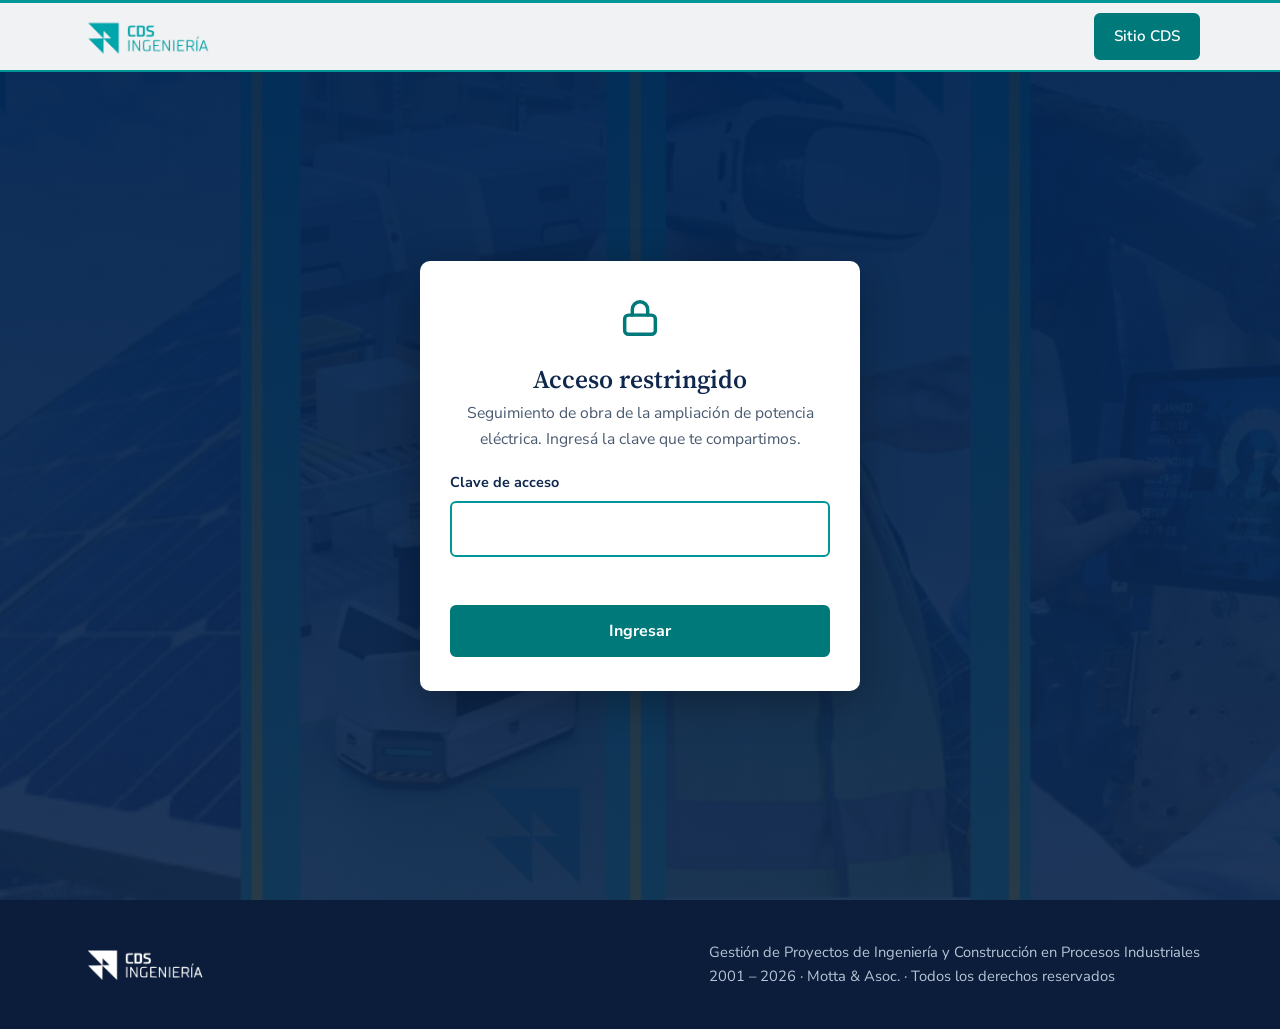
<file: rasa/index.html>
<!DOCTYPE html>
<html lang="es-AR">
<head>
  <meta charset="utf-8">
  <meta name="viewport" content="width=device-width, initial-scale=1">
  <title>Acceso restringido | CDS Ingeniería</title>
  <meta name="robots" content="noindex, nofollow, noarchive">
  <meta name="theme-color" content="#10284D">
  <link rel="icon" type="image/png" href="../favicon.png">
  <link rel="preconnect" href="https://fonts.googleapis.com">
  <link rel="preconnect" href="https://fonts.gstatic.com" crossorigin>
  <link href="https://fonts.googleapis.com/css2?family=Nunito+Sans:wght@400;600;700&family=Source+Serif+4:wght@500;600&display=swap" rel="stylesheet">
  <link rel="stylesheet" href="../styles.css">
  <link rel="stylesheet" href="rasa.css?v=20261115">
</head>
<body class="rs">

<header class="menu">
  <div class="contenedor menu__interior">
    <a class="menu__logo" href="../" aria-label="CDS Ingeniería, ir al sitio principal">
      <img src="../img/logo-cds.png" width="580" height="196" alt="CDS Ingeniería">
    </a>
    <button class="menu__boton" id="menuBoton" aria-expanded="false" aria-controls="menuNav">Menú</button>
    <nav class="menu__nav" id="menuNav" aria-label="Principal">
      <span id="rsEnlaces" class="rs-oculto" style="display:contents">
        <a href="#novedades">Novedades</a>
        <a href="#avances">Avances</a>
        <a href="#cronograma">Cronograma</a>
        <a href="#alcance">Alcance técnico</a>
        <a href="#grupo">Grupo electrógeno</a>
      </span>
      <a class="boton boton--menu" href="../">Sitio CDS</a>
    </nav>
  </div>
</header>

<main>
  <section class="rs-puerta" id="rsPuerta">
    <div class="rs-puerta__caja">
      <svg class="rs-candado" viewBox="0 0 24 24" fill="none" stroke="currentColor" stroke-width="1.8" stroke-linecap="round" stroke-linejoin="round" aria-hidden="true"><rect x="4" y="10.5" width="16" height="10" rx="2"/><path d="M8 10.5V7.5a4 4 0 0 1 8 0v3"/></svg>
      <h1>Acceso restringido</h1>
      <p>Seguimiento de obra de la ampliación de potencia eléctrica. Ingresá la clave que te compartimos.</p>
      <form id="rsForm" autocomplete="off">
        <label for="rsClave">Clave de acceso</label>
        <input id="rsClave" type="password" autocomplete="current-password" required>
        <p class="rs-error" id="rsError" role="alert"></p>
        <button class="boton" type="submit">Ingresar</button>
      </form>
    </div>
  </section>
  <div id="rsContenido" class="rs-oculto"></div>
</main>

<footer class="pie">
  <div class="contenedor pie__interior">
    <img src="../img/logo-cds.png" width="580" height="196" alt="CDS Ingeniería" loading="lazy">
    <div>
      <div>Gestión de Proyectos de Ingeniería y Construcción en Procesos Industriales</div>
      <div>2001 – 2026 · Motta &amp; Asoc. · Todos los derechos reservados</div>
    </div>
  </div>
</footer>

<script type="application/json" id="rs-datos">{"salt":"Rde61S7/6oPEZTUWR2DjBg==","it":200000,"titulo":"Rafaela Alimentos \u2013 Planta Casilda | CDS Ingenier\u00eda","html":"cw6k7j4KbmwZqCJK78GgkwNX5T/3np3xMmAMvt+ENyuLk6cwCjZMdU5gfrMYRl9LMHraUOW1SR42ZfeEeacnQHtLGsCOQTAZVB2oGjNNwqfkWuKCtaP77/HXt+02WEl/yGWNfeMZFBIx2V4z7tTA/KAhyg4BnUAq0PYqfiAFeoh26xDPPmpsgIds84uQyadlnvkvlmWO+38NL3Mh0vs6FpN5Lh58aIVRBYpbCq9A8Y75wiEuWwkM21/W7Wy0xQLHtkcJc7bWGKD1DC4Ti0Zzn93vbdEhL+wrly7G64Vy8ufYlkpFHW8VFlFXyxHniq53GrVSm/P0NT1/b+imYQXwhs0tN9/Tylo3GDDw38NZ51t4TBByleUl4ZsVfBw7j6tHphgFWhQaUjP8jdQlDkQzeAmTs7/Fkzd8t6HR9L33To0t0VEUXUGfPkLAVSpa1zD9eXn0hbyZCy3eeshV8Dptykp/VLqZy1Ze8JKCpRI4OdZd8xAIXeHooaRxliBCzZjQGikZE/mLe0+8rWu3F6PkiEKzufw7omIzz/UDAB5ybZEMeo/WFyYZVpknV3qzhze+GL/[base64]/pt0a62J3AT+T5hJSSHONmASxbKmMna2xRlG2X0H1WkewXItzwakJFTg4b3dOYg2PgkHE55+4UquN4s9PTPBuJNTpr7/I3JDaAUSEEEc1IqSG0lbbtUP3TlaRLm0+ArN0BaY96V2CShNeKf592aUpocoeayvT5RVET0TUn7d39zQStCnFG5qxkaNAUkf/KDYZvifmNLQC/JEu+2ESYklasTXc937VVSBPR1UYCBbDjCBItm7rjDCzD0aI8Bi/HPdF/bW4iUTGeAmxw3oCFb0RSUWm08l+j0f+YItumfLQKkwOIkEEz0B6752TOT0ISiSkzyx81p1H8LFCxPVGIScj5GqBFUjH2orBafC4/+BZs3GuzgLYUw5jsJIcE63muumCpFhVn/KFbk4WgmjGtwBs33TfaTVBhzOF+xDgGZnVAUOnczGAluFgOu5JUFSLqeIjzOEtwfPeWRxM0lXakA9kupOOsKnIWIUtdA1+QXujkHCS5fONV8mVo52GTeXXKE2/WUD3yzQ8HkBgCfaJf5wvunkO8BNZEzg97Ubn/ELNJg8U3jd4I8M46tVyvbp2g33o8BgOzb8/ItWdb2nCGeUcRVJGrqvJBoA0vepimt7sMafAWBgzVF+FWLOcDCoUTTgLyuLHqM1uBMQMgbY5ZGz6y0vb/xE18a8sit2LZt2AS1Dcg2ZJhlHuct+n81CLcIXZ01jHllP2F0YZj/rf+eENZnZ/ctTnWyIC0GpQezEbs+Xu6xo6ViGw5ibYTYr3P+r1xLtS6plw9PKJXT1oOInDba0gGH0jh69QTX8HQHnmSyKrvPT9/BdmauV8xgG42oiLR7YfJZXyJ+tDCwOvLCbiOGDtzuTgDecXzy/4hxaNbQ7mmw/p/sJmzSX/Dm8izu57R/K9rFqQ1Z4gheZm7gKHZ0KhGfc8hFBL7gV+qUzjeEuQHkcx7TDqRR2UNijEbo4ne70LpvJBegPXQxiI+VU80fZvXbMqk2Wj4GiDld41dmzNTSa+8SA9HDU4ZFmf3WWhX2WPyDiRsdG0k7+IpVPu31Ux/[base64]/0BjbbBk0CZ4nXDRrufbU9cQaYp5vHye8iOcRbWUWK6bV2uSdfb06n7KTk2yLX06Vtctc9c1P+ViPSvxn6UPRArv/dc23NeOwF7dQNCgIeD226Rg4EjNAw6JzZRi38buSAVUJgh32Vnf/qfnEUeuR/Upe+NQaNqdf2Yg3XjEwiF7ycHewaS2NkIhzMlLKmTaqgrFCzYDu5kfpOnpt7URMwHXyos2zFeRnsGiNzkPy73NKpX4ZJ4w5oQG838RN2AcIQvywA9Dyb3xJrF39DDnUtYAEE+ixPAga+6EsQtRJOYq/0LUt0cQ4LLRA2nLVm35wfYy0GjNJ0Rbwv+lvtbnKnbA3VtZYJ2QX0wlCsRKjB8TWqNZjrZOOrykBsdpj2cwYUnB70Ub2ym9FBkTO/cYdLWN2NPvjnlOz3JnxyzyoQLGTwk7vbMiHRrXnrOHLDhmC36rzcmf+0RBKmmMdFwDHDHuo1jo3vH2zyuXc3jTeOGMjqcru/[base64]/QR3ZshWMUC8VkX2k8ZEnz33rMelN3cPXW5zGdXkL2utS2X7docKbvLdbuYDBA+DFFUnwOzoKqDMtnj7jxiv7/+JcwSfXmP6EVzyVQp5iLdwrJiMhPjirb1TPqJwBHqC6mBtxwSMYyhTODMSCl9WbLfbnQEdemWj4NgjhhZoicj6SLc1sdWLt9n/cyDxRUYtc9sOr64rcIuPQRKmXg3IquSVUPj8TFDXRb71TRO3zyUlSzFUiBf1naLeOkr2z5aeFJi+/YhYzR63SB4wFi5tA0Ph+HoeaGPyFEoCmtq7uPhlAJKBP0jjZVJjd35wC1BSBODdj/wABjlKatVNV7O0JOyGASmxKYHm+JR5nK7dv256YYQTnelSW/dzr8jWI2h/+jjfepM3Ex6XOJTh5fWjYnOHXsMl0eSehfrF6ipU6jJdVMTGJugK4W0eCttUaGIkC0dtsAGLETpuXTVX7rSDmxEgptsTojGquSTwepBL08Lv9qhGCloFKYqGEm7rhgpHHWXGgdeOaQNu2jDeRfj74ZAhydSDzJ9owx/T8jY5u3Qun9lgIh0cdMV5wCtki77pv6DbWjQOHWW3j/PKrV6AlBwHYQnb5T2P/fKqGFMUwEBHW51pg9GudKB/VVGwSnk+58dz3bLGtvqHfZiUHDI+oQ4yeqLZRd9s/[base64]/KHm6C0jKqUxmJOHPhWJ+o8U5KaTtHwJ5VDhzAn75lcYKK57SJpDqj8J9XGZcqQ8/Wv4gQ+LXQ3GhHw3o6c3hYRwd4JPLxoR1yFBXob3g/0Eg+6fp9mllyQpnbr4EB8qzI9otSzG56mKJRSCZDKHOuTG8u57flPBwVmIRno6zjxRoe/EerSFHVZclbUXnAX13Jn2paNvbYHN+iYtcI0YgFUc20ByfuKzVinOqRypOwAWkgFRL8MaaC0Zf3JI43id+iDbFaiFbevXBa+SVVyPWWrSZA9/iR5HqQ35UzWLDU46gLpk5MTXWBy9GwY/K/ZkmrxNVrh50EidRBaJxbB4bsJotmLyQrBedPhM5i/l8pnxtJw//3yHbVVKW41dfZSwblrvGTEu5i84AoEu6KQSxFAw1Ju3qlWEP3dLacUU0dGO4gtVvKGSN7F9vHGw1kj7YOoZON1VCjaUY2A/4H0OG2o8wU/SI4DG8/gE7qWl89i3EJOggZn0tz6CZkzlqa65bGguq4UamZCIGt0Zd5JZj7jY8SolGUvpVqzvDki0pWLwvpMuunkXzq43cAuDydMlYoahAj4+RT7hN7zLtWQy/zgYoh0E8EGUn+79XallGyKt38zpYs6OjQJCZlC/rnWrEiJOy2mCN6I0SbQNuBQ1DXRw8CCoYj4cORbu3s0v8byLSPIf1vKw8C+4OI58GRnVrmto8dnBM7+T/C/Qmkc/cJtyNo4xSUsD62A7LeZm+ma4PazR5Lsfl7ZY499/XyI5FzlrzMRbYMoZxJJa+o5vPyF+Rw6V95AjAC5QjpCDzpCkx4B7z9+rutIdjS2e/vC7jTA/UNi+H04F109T6IoKYhbA66OPniyG6N3najx99mCxHFVZ40OSTpxt95JPpfiAi4XYeeakzcsO/tUH7nbeepDdob0lfCSimgbWlocwObOFCRWR2ckcOBpiO+rkIPopauRUHOm4LH+2EaQ9M02tqMLTZri9LdQ9ko0gCZleiFt1h41Wmb0ROlD5/k1fkN7SXYsmA24+SVW9i4yo3uriGrv5ktWmpdmun7jciDWGVhyARvPQGeRSRrygSHRX6+HNzfMLnCKYNH/dzFuT0BMQqAvBfg+499/NaCV5obcnEMyD+IbNplkzbJelNLuygsX5hiiEzLsHiXO/puCznZIB5fBOJIzOQTf8hm80yDcXeXiwR6qsAIrRc2Wv0t32FUNrjlpBtBDkQL27NWtJ+qUUm+1bbAl3ThpH7YpBZiPSwFQRuDFxthlH/0pPKqb3jjGIJpE9DFHFzwlQalgMd+l6L9KnTaWK/[base64]/l5vgujQ0bOdC6hboPKkFeVeE4bmOoDOrgzdscQYydRqsrWDxUh0KjU36VtRyWXyvhWionLv/kfSTTIs9AO+FZKY8Nlwcajn09PLNIshrvonKWiNd/pBAtGMy7QrfPIJComul8M10hUlQ/vSY3ajd6asll2ZtxaoUb86rU50kHzxd8JUpTDFgp9UOWWlbpWMxQ4wBFi0jmqyf9dvn0oQdPJwjt/FJXWNIQPa2g7IffnUKEpxT2wb1irYgJIHk62ScBqvuZyPj+fKkpqgp4V7zO3b8AizMqddD1h7w2Lj/ryRgVy8XDi1PK8OggJD/yMl4RrskOz5wKCbjYBWFNSUYhDE9WSRN/YlAYYWcfdBXLWtTN2zOLKpxV14AiF6uiOb9YJO/65prAeN0e0Q/q+YaTyu76S3lgVwlBK+BoDW/v8QWA4/AI5b9pubKF+B5kVRm0SqeEylHksBGgWO0WlmYeWxyo6YEbvxg3Q//[base64]/noymfjrQfIvs5dRoE5GIcGOvBDGKlreS4k9hSTmfRrtygCeFd3MGpSnYBA7R1rROIAfKmqSkjuiakKp49fGOjvc6PkLBtW7CFo9zK0CoarTZivaLgYolpH+N+vMMM/6HIe3xjSSmmqAAXBZ2JIx5+2V2b9ml/wI6dSO6FpJUUGBkK2FhvK1s78LNh1l+ibVVsDbr/UpYynvTuoayhfqMgrPVjoh1TuK3XpC82jtCqZd5eUpUp6WcCThdqvdkE6FipOZOyld4/[base64]/5rExWybuzmbj8RAd3kln6mbX2fAUiCqiqZuWSgmI7mOisDai/9xfVmdTmXqRHfy943JxDXR8YUBApfG7TDcO6LB++H1o3zAvYiDpTd+hgOyRdreKTdFdv+P0Mw1rKfSTnWohdP3JC9Hk5XfTbwEZcQ6Yrb/ZD7pNqrwF+CgjckJPNuIkzNzC+onHnjJcTuByVyCCO4M34v5MmKxiNw6O/Z77t2wOEpF6dYLwTZLjuyVlPXdUF7uBCF9HBAGxLLv0qn5hEzKZVidQEolKbU7Q3qn7JoydycAwSDPZ/rCFaVheKOYFCvYOGRM407wAiK9KQHz6fc3UweaZ4CyqMQ/jDXotmQiZvu44DvVvDj0f9nf8DYljK36k13nB/yFvUDieNXyhDfDEdYHiXH7B6ozc5DgM+Ll4F04/bSg8nkX+Uhzre+TayEKrBtpq9kBL6r6ja0AvMHpNZRHTS9aMHEjRNwmGiL36M8e/WaBSIaAUwap12xuUXrwvCJjNL3PR0Z+FKgJ5d4mj7+1o161O53beWWCo51MbSBSpS2dRgpeVwOkb3nh+GIdIptAwKbjMVgTr9oB/[base64]//Hb1icKQRO7lYo13iP6LMwcj+I2sNlzIgs8VEL6rJOYnjsyL5T/fHQTU/j2X4ARAJwjFCw3gBrl+gZJTNqLelMlUm+4jT3FC+bRm5LQMDPVXLl4FP6GE9GT0zkk294cdxzmDFwvNeGWL2dRaM0hwQ+ourdnLTnPJJyQCbzTe0wrHpxwC0FFtMRYGv5yyuCNlbpEMoqPxBsw4tOA4G9EgVgNUpN/IN28OcXyZS9oqhPGt5EniDbB5j3wu6GSkg0DvLVIS5Cpo5q0TeHMZNO66tpR0XYZrBvrVHpn4nl9uzInMntfrEr+LrhFfu8Zf9VfKf/h/iNY+ZS6JYyyHOZ0FQRy+is7TD2e5R0lvoCyqaWu19vHsb3wZj7XfrmvZVmdaOztD4XAJdkY7472LRoY9/AbBM38dQL5Ecq0IkbKptruiX+gmW1TJNKkhFQXCcE9NBFhJ9tRt9KxD2sWk9OJcyLQVm41Vtrov2sksF2a9js0ggtrJVkMjYchfL0lwkfvfsinGeAHTxnrktgwRgNXHbt4n9LZFFY0QhmN9m+2NPgSkU5MbhIg+TE0LOzN45+rKl4Yemp2tdReOUoMQX6gINrUGMUg/wk2GvSpw8rgpuv4CbfjX1fylG5/nWbv1AZebovD94Ib8FPY6hTdEGB+1xgAaFTUhb39D20wo9Xzqj+agxrpPEBcPZva+OxCgdWXcuoSmQDh5wdMGDTNFyvFMm79uOISoM/PDKAdK7bxHHyyxIMOhBZVkOYwcfQj2/6Km2QqTyMgfXFzd1f4Q0KJIlfTlSqshrHX470Dik6A8wtkO59iY9FKJzus0EB8PQJDvTqsIP2wV6/ocu5jEBjeLQp3kTKizHQZ8cFdOtRhvPEN/TJ97SMl131AwC/cK6UBibHfgxSntIz0dl80L3eHqDdk2xqEIwuRjDu4f7Lu6Hx2PJkM2K/YItSKyrwbu/fuc5Utq0/WJDCmP5U2S3cUsOruqsmLIRCdezIPZTyur1fSh24T2XzZblKbCVDzlZez/xfzALOLDZPsY0ohIXDcGimDxJNp2EjohsMWnGCubtMJFFKTA6rizjooEgKvsOBPDHa3xv6wya2B1jPJkyd1O8VYnkaKhnPQOnL01o/lAH9ufZlUcK54wGj77oJtmW2swWhbSYtV1loTNu4BbcdIyOjHNvKxjH9LGAdvmAgtQywEisUpf9RiXhmD/HNAWNfKrzIHQKX7hKZAtoZI2hn5PxeUgpV/JA09zZJV6ljQwHaPTDv0LboQ9B9Ng18RMKMpSo+VrP0trlYCX8ZCiAcCn5suADXgMh+LMQJv2uBArMhY0KCTZ+hadDeDXfYyeAl0COeDkClPeAZwDxaO+HMDqZhuTxmyMwuJAkXckv4YvRzsz/h1JzKJf9AlsrdY+KT2TLj1NpVGBspHK85J5BMnv8Mpcu/9peQYqMb//5OCBroFG6YwQfdqJPxOtvl7UHCh6qbhYu3QWzC4dAV6jo/AfjOQL6LwJpXxN1DwrdkpUj8hbaaLDHvtE4QvNdgoGGLMkcNz4d0xuSUt+bMHk1aVkkDzw1vVIima+xv+I7iAF2GGJT+lgRnS2T2Oh5d/tnlt3P7hz2sLtjkT56ucxrp8J+5sQkMEmTkXK5tQlFVDBlSf8YrfxakBapZ9lgygUKQdXRRqjmig6ABSiTFKf2tUUYIfiLHoOq9M8b2tJn2AM1DUplLQSGrcISjtN/zj4a4pVi22oObBABm64B9r9uKd6yUOtfXGrZaEMNpA747JLiBRDkTFwIkDP7u35OQdQsM3wtjdVZKC5bCROwUzlETP0GQBy2J5HXX/AZJQ7D3jraS0dcoDiyxf8vjiz4j2w0l995T661IEkj22Hqv0mGdfxloAoA830eOWQBs5wtYy5iAGMqRL59qlIEp/SNDQrQFaKf9cqi+d6U1ind0//WNEG+K3QYNyzflvRLifAc1T2RtUMag6G3s3MfeHWut/KT2APwCx1Pvhkvc0IMBLLDzh8SSLbSUvoP7TMGEqmwSzSAwc2C1HzFPYX1XxSH1G4e3D342Gr3Xt75klmZsWTZInorSEoOEQh9Unw9ROvfbQEh+c+mk+xNeZJ/Dga0MCmDVfWcphFG7Kk5tPfyCSfLmYxgTqIAKL37SGGwQejL9gAmnnx4F5k3jd3C5oA8tVzjulpbRCMrAiOkGBNhSiF8OwNizHf56WeNzxJjcFyXYQR7aJnQ7tDNna2C9vM4hPO2ErqarVTVDtjfR71CvySsa2qm8OOBy4syZh9+b61IlZCljU5JKqUIA/gq7T2K4hCSz+MxAyBG1dmXTRYZA6IsQ2pch0hi5ZhjF2bNJGqbLcEAe+6XqLSPcH8WLJv1wISrfv3Q19MIj9rRbDtBU7jpdEbm/AjfldX6GSAz6+o8xuc7rHvw2GrRulfetqNt0mgQXz2m2zpiBLPqyMbVDwsBslzqgn2YZgfLIA6peaM+2lEhz5Ka5LyMp8fCILwB8RT93TM06swK817qzH4M5DyeVnHS7OomUaV5mNvZm1gF+GEwRV98MAy0KDgXD6xgXxwbNu/lcJuVKjEDKsqMSeQvqWrzz2Z2NtSFBO/CmdeYCXaYJM5MnhqGLLnnVXFWBWkOfgPn2rViZ4Hb0pI/2/ob9aE4iNWGc+sQGASMM7GaUDzbb3+iNavEQZZGUCOIdvrtavH0Nhr3gSYVjyZcoKb3NPT1WqkDkQGyqov6bWlK5svPS4Y64Morrog9y9DMB0xfWrJx3oqcGxQcoe5/z+AVTWPX6FCXYmUu5yu4+hiLabb4JSjN6wGyrsrzjBKUu6S4rLoVTiU/KzHLTixAGaBD38NKFUu8sM2irKgZsSDeFkV9/8gCX+FYrUIsCO1PLhg0qwcFHNSMlK0UFAxb2I7ncBWDuKviPTR2FRRBMIHj6rEB7y6Wft7c5Qj6JRNiRgtamqEQK6Sw860NU4/z3Cfyr/[base64]/X8pAiZpZeAPuNXfU/w/tZ7Er6gwlAx2Mx8HfVJ3KZL2sJctAvTmm5tEPvQTkOem5QSzsPmNZRxWAJ9iQ67QqycUFUSTCHXPP5kK8y7JcbFAM0ZVTlzh9Vp3G5ebprMWAcODyEZhafNIXsvPIk8Ry/9bjUOryowMD/MIFtFEmA2VkZvoNQBbbxXrwceB1gw1VQM2i/GatGHbGB8by/qDm608IdV13F9kSZ86xzhdiVuDqwOp1NIeeXHbjc+s7U924o5/[base64]/YVL6zMVVv/1qa0x7f1dXzKrwY8rv9PU9Zf/ZncRxuuRHiwDIYvbP2578bgUu+QAGEGKDwoMK5h4Pg3RwlwMhR2m80ZLV6YyX3Y5utkJ8fdBzJudf7CFEUM1eXI+M+/UMnOdMnZ41Eax/WVgvvyg62DT9cK/H8ShZqYSvWUFgrLRxMbHoEmYfpFKLFm2Rs0ds9szl+a3y9QfUBTKjBP/6UVbq+cPdioYPUbAQ9ZGVHZe3716P1qxus/46D1/jb95pZYYCdMDr0eLaYUy+dsyag6YP77KXE78xjivnLXwlImDwn7ufnkNQCendmMeRWlQoLkr1+31zewW6wKbKOMx0ITsrr+Jy5XUhCS8ajNjHkoVdnb+IUbZy6u5oPcmq+mr/v/7bytRRttxO7vgCG5Y+ypcp5Om71f/gSCINaVU3gqWB03yTbIoRLrLMh/w/pmzxr1VIOw9eHMpN/PW4R6Hm6A1NotnnmXGX94iTG1mg7QC+ZVdZS6iPFeAJ1p/sVDF27PTqx+zNA7FxNhYgxywl+gosmqkyNTmZqO0Wrup/+rR+/fWDQSD7+5V8eFJcasgJFbhxr42vQC9SJUVrivBjVz04PAZiQkqANK2y4pFr2Da+JC6kFMmDPv4CqGLKlf5sLxEMcx9kiF7QBCn4Fi4Fq1AdBAoH5yu60v8qMincSslTs2YyEOnn0BOMIFPpKZks8MrpfspBst72+/zXbNo+jfIg5a1MDk1d+n+WIGJZu2SyCiZB/iLkbzYzHON5WpNJlGXgBhF5rut4tq8jLKrwByyRTywEmuxL2fzjAjYCT0hqQFAUzu0tf4wWRV4tUKLJA2vDnaZVIDGkOu2Fi1jNWMl9sdTuE4UYgbxucas7ADqdmT4rgG/rYMLXot3Nqq/qA/uyac6drPTJNv1+YgjXzTd3VV8YhS3xZfuw0P9s+dzV3cWrKJcc2EZFbcvirFfUPVlnDzB3Kj0Q5BhtsXOAXT3hV0ZqVi9e0CR7K4d4mLmTC6qm0A4D5dusmVgp5pwvuFO7/GJZ1rTNYKGxT0a7zZa9FaQWccE246f4uzC6j5VfE7ssC8qQtEiRaLhQvlaweSf34jmXLQ3M+9fyvv7dD1szsUcalfnhXo3eOYXkJ0tR+JQRH8t02Sh51CrRBDJ0zNykiVVLJo3FJ4ccfH89p7MbaA2n+6/Ua9DMZPnqX4v0+7QBX2hSelvKOX5q4XlXvB8GKX6oTKxhU9UokxLR94ihSFzS4cQ83fTcwKWvxMThQY3qaPTkbXZj/H7dGzw5LFi7QfvkFTv97SCE/0C57JGlNuBsg2lgEahwstohS6bOUfwsj7QnbHGNnfnpKzIf92pl5BPbFjUIyzeoI3xi4Mr1IXdKCvLpspkha43AZSI9bXuYY+giA+M6NxTc/mjELPvDh4Lr7GhefiXN5YoMWUubNyKvOVQRk+CwlX4H1zPAZWNFWN7HhApvlV0HhO/hksLG4h8Exu6uHW0RRNNMQgSfh0v/sTuEM0I3pQL27Acke/c75piFSITU/[base64]/[base64]/Mr81WkTTPXMTkYHRIuN75jZ4Vf/[base64]/xggTUrFq3hyEWOqZLjK8ht/fACZe9W2Pd2+XGoWoSafkwiV/v46HhsM96xfJ+t8M/In9xeGrq94VD6bqVXZGOEKnsa9tPC85Y4XEBzfGFnT1YuvrNUfLhoUBA2Gd/EFA0lorFWu8cJJ7smz3szn90BQTi+jdffl2S8DSI+8Y605u4VENPlK0oBByZT8vatpjbEtgnipam8VWy8BTIRYLGF8QW9+XF1JqT3ZgjumXS3nb1B2qFQ67kRMVHq8+wiKnv7b1ZJXN/Zwq8p1PxBe28Hj/7Kecht8QnERQrh1OKhQQN30hdDHlScEMKPvvXkjbrsUprTKH0L8FbwABMagC2AbSPJmiR8B/VbNjgGBWV9AY2ZHS79YewLKfUqJJc35gCo86jyxf9Ek6lzrDoT7Yx67KOuMgvGTRkoHot9FELZkk6am9KMAc0RcpgSCWZ6Qz7DVOR88vVfu+JACaR3+M89hMrPj6/gu/vcV67shvBp7MQoib7OrBSltVj3iufknXDgHFs/UCUiH3/fmJMEHKRPvZTe9kC8rKFwYLIHcavDGaa49lvGiIPl7tsWLcMn/URf0nFJsVrU30IlNQnN/NgH/H/[base64]/oNRv+xUrrEg2UDlKCkWypVNaeX5Dl7oB7VTWKP+UwT4EP4v2lIFHF9lKRLgaYASQ9mt6dB2ilObFq6R8NEuUCCyT7gbo3qUk2oW1Gwq9HqrR4AWENUnWbX3E5gmxhpdMlM/6Frf0vaIu1tILxUgdX0EQ7JYxO2XX2xqG52dekhyCKmcl78fXPFslUuVBLYOmL0vxpIbhFP0ChPdN4fuXsyff9te3a1egejS4GhAaiOAqgz+6ypJ+YnTWGNJ2wDSNtXN3G8aS0kktI7dbpK0t6a/gYUXCYM79AZX3pzt7NgJMlenKu64YVvktm4sKnSU30A+VOsWizTgZykAvaZURaVW/SpaSMIijX2+/JH5koErGYqmOSkQHqLSYGRPDtqa8dlXHXKU8ec0W/L5rVHHrj03J9C2gAyiSu+qNcqUKTkcyPjV4rcaRDz+vIFVRrxHfikyjPxAffyCUC24ln9/QVdiKNvGaauX0xd/CeJ5Q5v/w1vwixKlnwGrTg111MGaiofiEwgqFCSY9/jwTIXoUdFF7u6pbD6i5BASYdEjRVPLQR8O45bV8UI4w+jUr8t0ByYtkt+AqajzhCIFkAguQL37KSq3ugyRexKaQ41uIRoylO9DikQSIIiqdeLz7oayabcshAC00+NRfBenOSxCcFgruIPbluh6612/z0Xilzsf2gNiwPy9/x3ZEQLHWkV2AHv7P0UDvTm34SyZLdoPs8LvsKfg5IaWVsV1marImr6jNy1wr9U/S5mLaJu7pyi6GaWrKwzMjG4r+bZ5Q7emnM9vD4x4lC3fDD4iuA/FLarNQNpkJrNNitdqyd3PFCzqKGlkMoea9fNw2bFAsMoNXXedRF3UudxexnIDIq1jxdMkR7V5jTbgGKf/8dk6XUVxY7nuqAow6swP7xDRdvjimVi7venaOpxUU7HwV8AYPT3CBSqfUG1E8G6D6ENAZtvImbiH1spCg1JHUbLVbBpj7nfx071CAwVirFRtam8d/bmWb3iLUDL+54baAUwzg5/u3gddfJ4ca5pC5RS6TEeLNS53Y6ZAH9eXh/ffXqdLqtiYDeZDTRmBdaRRPGVYQeCEOQJ53uOcXd6r2B+BZzulTYS/XCrakRgHhZSfyb/We7GJQ3kAojXqkdMZx3HEcEApX7Qt5i3SD0JNgRrizpG7Xk37sKIT1q7M5Kb+bdkvSheOprfrmacc0s1kh1EWJtXNO/TpI9Jue5IwPT66XaGz8FHNe4X4ZTaodscMI/BcKbwB0EZnNuCLGNXgtV/kftmeUxWEe60V/P42vdEvxi25Pbez45kBKNcfyHDAh8GA60BuZtFAw1trH6S5dfn7g77m3KY/4WvPcXADePcAqwBYdWwgeUA5PW064ugJSM4JSjg6ht0Mzlwun6SlYnOA2wXYP8Tj/lmZmbG916Eh5GJCkn76ku/JDQ1Ct5ugQ0slD1JcDAaDe8jQ5Zs4GKkqJOfyPsotUGRyIovDZJbKidrnSjZkBmKujRcrPrCUlrRZZfcm4UpLZp5tTYu33GQArqz1a8g3ptw/jA2IjyoJdhBnwloVFiv70CeoQ9cBCIslIICm2kD7D12BzV6Z7bdDPRw+qvR94/1WV5nJyR5eJOUyKoGSPzSpdUsuvpERBoJbuQ8XIG+P5jPNI7Fmw426b8FTEeoSw90a0fi9aVNG1ftfPNRpuL2ODgi3SQal/NcFlvVzo2G+9SWwP4ioSUFju/7Ngc5wSvqoEJJsGYtBbQID4l2rfqLRtpK7xhG5j5fdI8XaCOKw3IoCX0M2TcsNiaytvZt0v6PLOovaZu3l60T3b0s8BwK2ROZjRbp93wWDovvWm+vt/BTnlrmL/ebdH3qhpQVF8/fHfEJPr5B60SpdxdUBrCVStMZO/6ST85ougR41QkE/JFLLORiNVv2+Mpd0s7lCH3HWonPWqnrlaQ12ERqzgOqmP3t0c1vVslIsn8E3c2x9yeSe2YBJ3xM2EVH9n+2qQlDiKAfxTKmPKMBJ2iGO+PhYqC80e1yw7lpJCMCdZW34xl8ubsS22N56aH7GkJDwMo9djX1W80DcXyg6h1rd964dHOdZwQuE/a9T4FNrBoshuShFgTNnuPs2+w0RW+TXiXCg55hpsB0cA9/[base64]/ODZVbcomWvz5NtkDeWDk08fjAYmmuwsjgs6c6gQ9CY89Nz+lXzh9tmiAPzWyo8nJw3zEFfGojaWPuRBJanRbp8GOvtjsoFBllEOYm1oCrZqH6Jaxn9iQloMjyhbxyfSgjjSKC4xIWcgBNxk5V+9L7Qqb1iT+7HMLLvszWXjOxXg/mOyej2CS8aJf1ctNoBuL2P/mCuCKxiW/xd4L1D3hb3XARQM2acfbHMJRuGxZLOCcPOJx52y7yJ+ouVUemFJtLxIj4Qz+PaQRT63ufLKn0wgzEumps//[base64]/AkHQyl82GVPjwdYYkUhioyfu3XV7YLhaRdbHUnj54DYEtWqbfohxmLQVBisE3C8r/ily/HhIWtzjV4u4ZN0zot9CNt0+4HcwqVamkdDFxn4AZ7xs9xqAnyCOUpfoWnUACRaGO8EeBPs4THMatadr6hvXYW6R0s6Kd0qK5Obi1RXsZwr0Y9SV2xttkKLALr+oyrADOzmwZReoEo2nbngJWl9bhNx4x3aw9mhnzoCFJeh7sOBpVDzeJ/QDBscJV4VsAGtC1Ev+hgXUDYdPyMU8/bvQBoB+cQOm50mcPrgv8Fu3tKXQJ34xh45WbLQvvEds7z5Q13ftojuyt9U0kbWjjEa7NR/xQfQ8a1hw53u2i76ZkpS9al6vE2GRncMOoyRxWgL+hmT25p7kkz0jrvbdH1qa3jTxWzbfli9ZBiqTqYPlmZstt8Ee2unwKxoPmcleIqBAfnk8BGosNC8DeR4LrKB/gh0eDLAyKSsKQX3yF3xsVytzXE6x6NEZYjaCqdF8mn/VnqQMFvdOthTvAsEcqL5tIcB4U7b1wN8AzyzXZ73jzSJExi6UNiU3rE7+z3JuX7Lq1IkCKBi1Z8GxsgQoBoqO/s9ubw6f8OYIMNoiJPcvkrGMiStiw9cj4mNr2mslJvAXUPHSQBpGCxjRUnOqSWpOakDIalJOGao+jiotoC8aggYhCKAWqBq23vNBGjaGFJLy4cPmjTxoEB/[base64]/b1i2LBbpkfhLkjPNcWmsl0AtZkG+ApaxCJwL0seko8nT96N9ZNDIAaALBe7GI2Q7yldGB6DMWStljEGtoFBfrjBBIp5EUp53RXXLowcHRsoPvgEb2Btsxnc1KG0EoZRTFQdyyQwUGO/E24+prz3phZup5WnPXA4txqeaHbPcyTlszUksxl2RmkT9bNjq4HbhbMyiJ347WffF32CDLtKFbk38R2pubXBAoj4OJnh1UBaXoCE4XQr3bqIjeAXaOMNbfacr3CCKTU/Qrpcshe3otWDXnH+kYyXhY9K3bcKH6CTuqPvzfZPS8OJMWxRH2TWJeAxxrNnC/[base64]/LdcHZ/Bj/y71xLocUyprIeaDjSbXUuLzdaH8MBCUBXX7H+Yw+05Bq5pojZ5/BL2qzqb/ZEVOblrRX3L0rontFg3VNDDQ65RKUi9AG6xgtfnqkHLqZfHtcp4Oo16JAHEQr5JNSkxfbgk8FNMhTApyylTu7GH86lPk0RM37oB+ubEL84VE7crhgqGhi+XMdL8H2ovzHLe4zayHjsZaIFiWH4AItd3wEcNIVZnry8zqQhyxnGovESsZ/47xAEuEtuPAMSp/DP+8FB8sdoXFtf8zDBFJbim/5fvjqCd0QyuDmZZnelmYVMiBa8nwVe/+jBTok/zYgRnaSkcIQhJAe+Aot3wi1jkhxOVoJXUl43veLYbXrOxMQxI02Vtsk6NRSwL1OSlTabTnrF4Vf+6oTqNJ8f0Hiq96hoh8Z7cwJ4yVtc8Jby2gbpnRTHpVT6ueaBKbTx4UKF/jrw0hMxk4/mhTxhsApGMPtjQrBciUJBX6JasBtEQlWmhYFbOxxsa/KQ7QrFeXgrQvZVBKITxrmJS0W+TfLN4w/FiCpfZT3pCDez+hdE+IaPKDoyNQx0oGwSVjJnQ9IvYi0iHJgdZtkqnbi4gV6vQoh3fwcRKdwl5S1wx4YcMtj3v+z/RuFFm2KpSEZnTAAnWgkddyoDbPuMSdV7xTs6Vi4nKd25v7a6miP/eLFSL0bGQkwExLTZPGu/y2PuHV5BV8jC9a7hPa4f7XQNzSOMHw4VGFyAEt+7DXEwfFxnU/X+IZdlFaHn8ALnXdqM5/NJJGGfmuO4YvzY2pmszYMtgRfGQaGHHRUZ/Gah0XpESrrfwqlzLLYJdeM7/9+hzSvrUDD3i2nF7R7tF9D9KfSk+mUoc9UJxLbFyxLpGQb0M+hh6Dp2pmtdf3VQCXw46R+FBdii3u/DJrPPrSjO5A669XGl1EKi8a1auXt54rZVYEeFcCJcfWHcblo/Us6KrijmoC+dlhJWNGv1wvTMEP5TC3s3yfugplIYFzvKIt1KD4FrED1i8kHu3XJsaBe08xalNREsZySn6tb22KPh4xCzuPOFYyP3I1qiw5Pg3Jv0edRsDR5G1xGvbIFa8YI1b/rF/7ctrho/k2FZ8fJUYECx22yEbrh6as3CmSCdyqScGuZsw3R4HR7woLndO/jjbrlUxmi5wIMgGNBu3qEI9JolUwRnHdB58k4R78tANgBu4ZudMO5FTY6IBnDn0i9DQu1AknoQ2hoh4XZzduLZUaUofVl0CcBEr7yIuqHMyLQ2B1VSY1JWYtzU2rn47D1AO/[base64]/dBFySNKckYmnu6TStuGkz6nA9XFg15D+xQCAZSRRfpU2b058q4PXeQ8jjDvLpFDCX1Sj+GbyGoRs1lj88wA6WAfAw+ySNvtq+KvJ/a3HSYyQRJYCHzRCytIuQgz21Hk4ed7Nsz2kZCxHUo/QMVQ0b2k/CikVrYFqtVjtU4L2YpPo7ycHwgYUw9cd5Deez3GLUOJdMIwk8lXXlY1STGM/vFVz+e1snp8FyKVV84GDaI6MWXeZWFchvSGo/ePtZewZrToXK75pgywPA7z1j7cdoaBq6dzTsthYaOL8qli8mVtbTj9Mnd4Oaqdn5CgWB/cfM7TG5xK5GUegmLBvKyiNx8K5VK2/Al3u+8J8HIVEKp8V6Zboxtw8UuVz6IUzYdpyEQw3f/nQnBXwSDYpB6dqgeJBAWmGEKUo0BUZZBfsOn7lc3uNmP1KiFVFu2MaxPkmW8qC6lZD4LAyOYtZiXlMNL5FFySLnFQqx/AQiusjVAraR332JC7ejj8tSX+QTQ+W6VsFgu/gympW6TGwPIMo+FDyv5RAiGFeCGLIVqkEsvEqQxTq13Qe26q1jDZ8YV8tFtR/wTZNMbbfOHz7RykSk7x+w7nN5Cvtq/pLMe8DnpD1P5YzUIxp696wXOvn4uCuCSValkSCDl30pZRCDl5PRx9X/sSLkKJ+wDjBiyl1W6pgB4UBnr98yaaUIl5yPzPH79dotrI9XMCP3dnjexEf8yk0ujp1BDofWs74FbqD5+T7xCZS1AZpMr+mCRMrlqlBUUEekRbKESdgSugjiq/TVrIvyYRNzsPyQ2dNvWLlScLWSRQy7FdUT2coDcXUmgKEXhwX2iaZePMGMqdKksZwbLDZaBYL2SXy231hNDQCvVOTb9mpX+0K4VUuBP4gxRbaNE08IOTa2axOJpcz05t+kE6xNVOf/tp0qP0DeDEmw22B6b0p+R84jtGMG6quxhiyEp6hRRavdY6OGE3JV23nXlRw1qbyvVxZ5h0Rik3IgXeQcHy/XAsuZYuac8zTl6/[base64]//jBPIrq82JQsdrFFkQqNpeWdMFgXaOOicpLoCBI3HI1X5dKBTmx6L0tRtsHfkgm8yeikHxeJPszQbKtQR1yi0ABOICDP0UAcnRNf4DpWQH1NxciHgNL6A9rDClP/y6IR5npsiq8X45Gbv/K9xCGLSR89z9sQS+xVUbyXyUYF6LGt6r0nGRZCv79EXYApVJmzmZ1sRarRAywTORCfOoGl2vFze1pA/Iv69IYwKvBsxngqRzQrbIQNGIhkyQEmebalndfvqvayLsPAv6I6T1H5ul1YAn+4OWA0zFya2evnHjgNykXuKtiRVGXfgksHDLjw2m863WPfM9NWHecZK3FkI/RAcUmB95udqvwi1W1RLpTR51Cn67wH09A2IIhvL60gqJon6ud9xiXWXWTuLHYJG5FBSV8tWM4LzgcGkH+JRMbbc8U8iM57pA8KuFszoPTniT5J1IAcQYGr+VUtt6tBCDW8d/ypDLiKaIk/tUj4imYbele09tu2hEQW2hyLg6c3vMt2LWfRd0ASbKtf/Lbo3TUmRb0u372H3qLVekalZSjhSOJUH2zm0VIGNZEsDBY3yOsTgw5/DWr+GuyRPrDZB/k/y8ENbW+tN5MWD7HN6B+pqdBQsgzU3q276V+kRIffzjAu4ZOTbU/lznEb4TgAEW7AaZMdirdCKcbhTqElC0b+CvMAXa761tvgC7tZwjbkNyDKmuGCAg6y+A6hO7O6ccEAsq29Ag9Cm0wv44QzgYDMFU0sa3qhpgRaXwt9ZOFXdtGkIAwKrDi6jEEt+5cHJwM9Ejto60e4OF/ebsC+yP+9tXxPkPI9880WeLzhhQQD9xuJ0yld+dwdKsbm3Cfx94FPbbu1s+I7mNeqPm1acfdkt4rEZv295RNQCz+8yOqaXnK5aJr617+d8cul4hYoTH9oHQZkiZ8bnP2Ta/D4ah6BYLh7U2pqj3f+HGdfGLwhhdpd3YInYTI/QJ3WiltLv1ALEzz8VVvBByvBDPT54i8Dyu2PKxmSX3HCLCO4rHz5AxEAJjYKEUoY7hJtg51X3qoLE0vWjv/dM7YPUJulEnuHzsYQN1fTfPhVeaCu755Wq505fzYh2knBkZ7d44l/chfcSbo1ZdcFCYdZGWXQGeUYP1odUY8UQav7c3u3KPd7heYcrkVUPPy2A1Ho5GAW/gcTOJ7caCYPUAxl3dCrR5OKECbFbM4LHgtWbsSusU6iC622Q34YNHA5f1brfqKhXkDof++4Y4DSFdb7llO+CHJs6Pux2iBSvERn5WH6zJWot7OTbBDO2Kx3qDzwql77fSjbUlK+S1UsQcleFaVQlW6m9u1TDQ4X7kC94iE4VA/ajPQgW3Z9JlAxLHpIjc7rTDxdgoOarX5wumLKyrCQBefiMndLRFQvKYbgO5E1z/cmgkasuZsG3Hi55dVmt+HmGp11uvug2zqbJndHD98qptmaK9CnMrmcHIFyTy8XZoeU6HMCZ0ykynoXS1yt5fh+kw2GINXhFke3zKZlAHNAO+qRBN9TyVUsxudxnKFIBRAQds3esyaSrNneoO09HgqUQIhWFXucUlqPd/v2bgvHCPtsd2zIpneOg9zJSGt3nrmmV+EZkYxWNvZ9f33n4EsMnmgdK9u7wKj437BWP9rrHGV6II0XkIYorfVVH78KerIOrsKY98QtoXa+XQb+uQ1AbknLfFFxR8+KpOXrOlDOzlmGqTgv3U0y+0RE+cy659UlNolchVShHm5kwFWyyFlueaLVsZfApjH/GAnmq0KaCK6A4gIxPak312Ugb5W8N+8sE/x+lPV9qUVCmQu6KlR0/UXyg90UfJe+ICByZ8VMAZHyPFd7eiYmrLUJ1YjCIUGJKcY2ASF+DXmvrEU0YVWWogd/K0JoxlZhhcjdvwMU7VfucRAq4K/t3ub0PR79YybizbRTtCJnnbNuohVgG5PCswTj0BZ8NHx++4SEfbcX4kKCNI3bYw6t3L6OCYFlwL1vW8TmZRIZuHyTDfk6sJhDWx/[base64]/ytOzmmKITcKhkq4iR6D0jfyidHKKXBiNSsFWoCwj2FcmYkudOBcMuRlNq02yRKVm1E2iOEVLBB+/[base64]/[base64]//M0ZniUoQSoiWGhxBeAs+iu6S/ZSCyBUPJfB+Bcy7Z6QU0PiAPlAGAKXYoS5CdiOLJvdsjPlBJqXGIhrKFDcPwsZlrEvp6ryrODwtJcLxbmbw6asYLijUScxp4FxN5kcdowUPGRq+oE5ahuzt+hJZQLH81ZNYgVf7b/SHU9MxXGGpt+jL6OJjA4FhmL/d70XXi+wwd2ddrI0/N2o9qbq/iMM2/9S9NkhT8DEDMnwjRT/w3tDALmdcHAQngrqP5YuOctBQUoRLEffVmJ275gl+rtPT+wsKhHSL+ZN1otnvmy4ykt77/KE07qT7aiINagaugXPXcOKI2lJO1YJs3f+RMmry4cLH9GV2/[base64]/[base64]/+t/5TlY+iZ6/jwmiLQ6wiTDq8GDWhOeLORD/3cW8yCOtesq8feKsxYrzxpSfJlVKc+B+w9kPLlYEW5NiST7D40RoGpTVjO5OGJWHQQEQvuv12Si4tMDM3SlK5vZRhHD7h3qIbLE5G4MHlMjTo0iEtEv5MJuh52+6Ps2gS6a3JI0/563ZQ2gV/Nk7TkJt7JVtyY2rrBPJw7ZSzCJ2FN+SRssjpjwd3zmH24skqtwK3wjPi16NArTVAZmzXM7IeiPaMyEIO426LS97pW8+omo/vPvzbgZ7ge1tSLodC+uLXcEzThGTFGf+ZeqD/5vPkUEEqon97ytRC5yB6IK0nRARdmAYMx6/H0r28IMSFq3dUkoE72zSnsujnssRsKjMb+DVp3siU1xoGKOQmt3Wqr6XGPxDWkwcKN52uwHpUe620wKYIAkgcGmcaarmVtX2sGx7rZ61kAsbK2UoJIGJV6aBm+gWeXrmsOPrcfbd8uuM3whTuQCOGmm5teny0/0FVCE9lw0ppi/WlzBoJJzGQFjYFyOWJscscToc6mJ5fnyGRtJLELvk+bEmGDypNoTRZ064b0rdMCgN1exlPhi6lV2SXYLXZ7fnf2Zbf3LpoQ0dFySURAE/96J6JoCehUCh6+9WpLS68devQOmvJokSfPmYtoPMLmySewPBHuT9uWQoT3TEl6bD4a8nDHk1e20ksyetysEl4Z1KTXzs2CV1717dQmS5bYbE/NZ1Yr7inAyyZ39Lr4tx5KDG05v4lWUqaySyBvyFz5Rg4rGDY2uX6j/VQF47EUy0J67qwBVqMN3opihcScRjmmVwhFx2Z5X8ngY3NhgO0cbopyzr/tnrWhTUXGZH65pPZuTGwn7+BTjF0izCsWpRmokB7G335C5hZLc2Fmi9BZa3RsmVP+J5NEs8o6bfoG1LH/B1eBQMRNlVOEg3FTpDU2+unssgIf6snUSbd1QJpNx8x2QFmhXbSNbjsV7aIbscFYUMf+UJ0uz1vbiXqFhcPQ5HzyB5tEhggJMFgMalPMQqf/YVXIBXJTWdUXCthdKBrNrSCROtzcQ9GrQKlmmPizjxZA1HegauBmSZUI+Q9fVBbNQl+eavnMsMbMv2TFqHvW3TMNqBUhUK3LPIQCSnPkJnS3r1st7p7G0cH6zrPpxwcKE4cVgjobKCB5eu9BaaeCbDfbgOsP28pF+TlzQWReFf7TR5XMv4DpJ4Xe3/awGcyaoNev/FlbEN3MidtIHss0zAvqwq4oC/t4gl/tOgUturViOYs+d9VkucAQ+P/tdVHpXInlI1hwnz7HKjPiNLGTRSVBtGHo2uVGQuUYviOHWLYly94H+M1LI+kJGcWb6Hr95uenKgACWdNTEVzs/5g3hfdvGON4xPy5evwDqco0uaBmqX1vy2nNDOI72YN6Aap5b2FBUZe0US5hF27EgRbroSWgj7c3kgbyL+FlSf9xf8vmuA9SB4Rl6RZs3vX18vag/F0I1aRSv3bgqQ0u3p7eZji5jI4XTuIIZdq4rhDDVhM0rM27coSroMLeCguPTTZIp34CRQPWvWeBua974De7ORkemXRHJCKkXxo1bEKx5v+O/[base64]/UAPSHrPsWTD3ElyZ+tajEnyQV9aghv57/wCnOE8c8kYvrCt3DBJktBgU7/Dp6AVBWjI25aCdZrwHQe41Z906k+BC/pu8G0YYq+Y1y91Mj02VdUE8Fc0/vRFJxHJGW3RADZCRqzGmuC5zzvGh8iJzCVikNHpw85I6f3dTGG+HPZGDdIwLEr0ly+q5p6h2PXlqklL79oVoOhTUB8Mu55xFl5sCxiQQfIPMhJct8if6cLGBDmLE+uIP+zdiGZTi4kRu0agMfQFuRoelRMXlnQdHMepYWEmHik9G6Pk8eH+9wg8/3+GBqmznv0WHGxB/EIf8XN7UN3nNuWdjWT/[base64]/W04MKbHcsLbHgGtzuOAdYSOJiaViGu/[base64]/EBJq4vbs3u2biR1kcZx5ZcOt74iUdlFmgO1RcP8zOvQbAg68R//4BmPIPW1JeQf08hWta4K2e5FxWWVHzY3xR0gj8DQ2SyWt8hr1aIpPTMiqH0VNXLR+kfEGIzGsVvg6jQpeoWSGPUSr8e9t42ehfoEq/N3jXOXLk85vT8fEDeCvNdesHVN3jeImPoklrCfvgqW/oWVKP4qDoIM64E66ImChxGizkGWYt7LDoCgb8i5d5j2woT/rm8Z+CFTG0iir3kidcP6dsgDCSCrUBuSZ46VQ9VqiHKRnbysUzwRt2I0MzcZy89qylWCT97nfjo7Jj39eBYhW/28uVQF4W7R70Px5zbDVi7/Yy8W0ldffDX2uffEYr5jyv7nRoc467BMDXXEOtPyeHtjnBMZKlZPSVM74xJtuIRQQ6X4JG0m+cr0oqvD6nGOoToY5MrmZtHZvaY2XzzrOGNbabsPs3cbOQfMyGciHKNAZ1pRvTMkhAV6ngECSVZMXvE4+NEN6agFGYh2DyRj/8mCNidnvPyx+EF4Mhq32y37GZ4aRpTsHF+yDljqG2kSoACIGUSfraJ9MoTwHZkQvStAqQLE1SifFIMZ9FI3c4R1sp+kVyaE3Pl5NA75igZOVelwFgdVSp0SfQVWZfh/JYOfJheqddGTgBIiEQVHXPsqnAmZcXe4iDWIYU8g/[base64]/OM/UeCUyRlqorA6aaQQSCLolbNzIkWB7jesC2driyAA8WpJffzvhOjLsD4sW6Pvic0YzaDVPvoiPI/81hc2WjNc065HcwtHdx+V3WEtV222ffe/bJ5u+vfMgLXxCWrK8f13vridzcicnIkwBd9oI/Mv606oZsJBkeCfFb1dpZnr8A3OkOdT+iFFui3sj4wVsatjACVo3t174ew67TkJZwETwN9UrKNr1YceN1P8vV5VV2M8QFFcHqlBPh5g19Abwc5v2YHF5r+MH9kGw0vrD6xlMeos4e/IRwQW/B2B4/XZsYORZ9prfLDhvHWibHtsyslQMbldlRP37VAzSeUTQIDsYRtFbY1w1X3mtI6D/UzPdc6gUmvQt0UQp9F8nXcBJZy3LjF0a+KOQfGEydLbXMQbKvlGQeNCFCP4gHzkyuc8R7xycVfoTGxJZhYplaKMscXTsBnI/KppudNoOdc+fN8T1DuQQqbCw4eJHhc8bqKVbvNjfBxndesbYzL8GG2ExRUNdgPxc1eECI6mF7X2kDJPbzDO+FVtBv2XjcyvhXO44JQEXKgpBoO45NtxgDLVQmCIMNxt4tOXPimrKcEtl8rBHRpOgOC0ND3SFv/fMdU3VxXASLa3Yp0YeOo5vxvQXD8kKI3Ii0Odq3B5FbJ/LOFMbcosqNm59SQUQYlE5pNVQsbRFsLRT/orRVFZfzG8yLVusgv8tOS3Q6c561x9Z6mnc9+WvvzcfKTEq5n02m/UDXq05RMGhhyQlpzo+iZ4flKeoJmoI2SX5fnRx4q5vvqSwIY4h9x1M3bdNDYZTKM9cBaaAgyrqIFGUaaIA3TT7JhSoNlo0caFTJXsWfPWakaI2rpPT8ppmc2mM5ASz8DjaCa4SuEGXIYxD/ltxidOWAUJrzQpPLPAxyCGvy48rf8cxIJA9t7PaN5RPSRb7+qEQG1Qw+yzDxGBxJYRI02HrM2jXfmBxdAqivDAc/154wQdfflvZGjCJhZJDDwwLkmtqh505imgGcqD/R2QzpLMgzmgCLGjUpaHVD5Pch62ICn/qzjsaccC48KTx6CLXz2FiNTM3KpsZXX6ton53bvX9GS+4+u1Xj++8+X+kLLYwUnRxi+2TSeIDItyx6Tj6K3SpnbP55kxOxB2sR7BNzbqMALwSySCR0WXWp9qKpx1/huuDximnI9EyfCW4Scgw+q6yjrV+304W3OZ9UNfSAkcGqEEIU7Ri2nMieBisvxYWJXhHrwwjhfUq8g6AmAaFlmrkp6pMBQJmhGKeRoMy6h5sQN5OIn0upq9mUaKgvWYlUrKk+k9JXpKOJ6csGxIjfrtRN0aJHR/sQyL3oWB+RxF+xvWCJfMJX2AlNf+nCNYy2uwlwShBt+94VdqeyuOtLKeZdF+N2ZeoNnB0xE/kxaXpKwXxjK7MPi9r9jHSkDQ/owe493W5brQyxwgA6MIjGJo1bE88EOlv+fFy0dw7xHB08B4BGc+S+/rlztWVUWSN/xGuvdu/IZOCH8inKJriNfVrvravbbFTNwymh/GFgQ3IdAGMdV9lrNl5c5FeKz0wf3WgKtOXp1Ysh530J340coN5lP22TE9vmlJH4w1MiyatvPdm7gaLxCb7lfuy67IYiE9Uj3QszKs5HEVb/ZdvTOuMkP1hsxD2mD7qbvtNPIijwx4QOxOShEUfy++K9XWHUveQrtj4554RXQVo2e+L7ff2DR7obePTZYsnRiLm3GKMinJeP1koPgp2ISwiciJwR+wUOgSvVxPmqtNtlLJvbvj1/Xr2GkJbOj4V3e/0AW4UJd+n8N0McfhAfpYJCio++FWDKHikovwTi5o3bW1Bf+Vv6ggJiisaWD6MIUMC94f5EkM1ojXk3GwnLWjuPEbr4lu+m7hBZWjoCIHjh3nUA97MBGm+YCv3qqKAjUoma0sz+0XRnnULC9QSaTAdpVcYOiNiuzoY1nkF/[base64]/fkzjXiLssanPqaFOAjWZ0t0LnYzClgzDVohFKVAkvsNFomYaDoDxmb0ohYCIa02fOhzP4kjyZST2ZV/O2QpUYj4J/Vlik6VZDLbLC3F8LA9nhYYpoBlhB/rBr327HT1PN3xTFpkIa3dUKpBo3dwYBmktUyxNCSbFM5TgiB0s2VoQXkvhWw5dX+W2sn3a0iigGuDXW9/JD6Nmw9QvyufXCe7rWp+CiAB1tCGNc5aTjoibqg2Z4hJsM0RwQwElVZga+6n6yZ/KSmEtrno6jxwNHUmahB3NeMpDcabgav6A0DfKkUFHET1T+h+BpmuT55JcshV20t+iRf65JukVAWQKBRz+5DmweTQi7bidtyA4Fbx4cAW98ED8x0nHihBRTmr4OP+8HXE/ZZSGKR2Kl8lPqWNzN81Ib/[base64]/y2W2Z8YG963A9aKjgx8kxFLc5iS3VPXtU82rwTtJnt0ul7aQnCYPirqvDHu3iXTPpYdDrk9lTHBptYotsapNJXKzeXcGErkX0gMsbq2mI8XlZ9KNWA31bScoFOFGvbkSlWKvzUrW62XKrj2im/1oCn3jaOv3dXzZRao6rs6ijMdFsH/6I+K8tJr4wAIBePfz11WZx9CS/ndCfw6+SZu5ctLchZuExAARtD7p/A3jAVODASuCQp1x6vqZjef0SUsk+MDm6MBP8OZalQ87Q2h1gZHOQIkrtxI3MX4hg9zC5kOd8qjNJlVa6ueJzLGZYE00wivllO5hSgy1DG/1AWyCK45Ty+c23+BUTFpM+QVg8CqG08OA90WzW5IS0SPYRZYp5Iju7ws+kbn7d3vqrNu3iWG/Mn4yg048Tiu0RFXRQaQYAetQpBy6y5DgJ3XdcoOXNQrucPIqgn19+NFJI9T6/BQ/wb638J/63+YDOaXybymx3qlxmuqd8DvemdTt3gx5gFS2Xx7IzcEv22a5vm2v5lINxJi7q6qHGXRLsFicSVw0/AHy9GWaGkX5F05Sqz8eQcJRiXqtKIdrBhUiAlW4g9qvwzyeRscHhUYGugjN3M37h0KY0TgrsxVqP/+yIPDF92MWJ8+1qW0VgJm4GDeoy2jg73S3MDFTJFfqHfBXAgdy6VoxuXRmWCGfP4KgZMK1dowYSWLom1wFvV1IezxJZiDmAMJZsB4eJ12GLJSnnS+2+aBLxi6SDVB84vQMmrUzQ36ab1cy4wfe94Pj5kpcY7/u4uaWE113IsZrr27SwPXVP7KXMIlSnAp7hbkrVr8EiknF1VZ6WREyfwxMIQgBvnfT+Egfaq/huSC3Qfmx3mSPMOoHASlZ1TgXQxklCyM6VUbOVHovR3C5a6wysyjdfTAKaqxyuJ0tm2wFFom7fAZpggVcV7NfR3gXa1odXGdYFtJlM3PFnJ0BNO4C7/iitKiMhV/J5T89WYYgxg4iivvLYdg50+kC4cYp+xMUxQqrn14gLTBVUraKvz9D3rlN94hZ9N4YjaLX4jZEPaaDFPm6VTlHii2kTTfbfNVTxOpo8djWGUIxiLNueUWRmQSv1+UOxBFNhiPjXsclLH+SJ63GVjxt3NmCNZ/[base64]/8Y+xkSeY0Kg6W4qgD+o9yR+LsH0MVczNkEDuqI1VoXGkVJBKUycpWxfL6s8vsG4TWpgVesiYYpmDUmhbUhq11mkTd6/YuOxTRLJ6FMepBwWMMst9TMLRJ0CRcFtXiLi9U2HfiQDWR3QRgY3IQ8N8whdBNxy7KtXUrUaqRBM3AVlG9E5HkIW6XCcd0eTAcLasBW0nDFHd4t+w1inswi3EOUOW1llfksUioJZVtmIcLzIR58JWPeFq3SRPeKO81j5h2v/U/tHNr6p+g1axEJTaVK7AnNdjZ5kPxJhIgO2bRMibqo/TaSu0lQ8z3h1EzrBIk7eaC4fACgJr1IpHULend3mNWGbU/3COxXUmfE13QmS66gG4hABfQEKRHQJz0HtMw82yibG5kEnzRLatV4MqfY8tOzu/8MyKFwimF6ZWYJCUxK2f3GA1cN14//NkQs3r2jPI2fe0U4jOxcvKA6+C1ZUnFM19Cb/Kc9WXirIzESOvy3TTY1F/KJzu7qVNbdQamfo+s1M+7RENUuJJhwo6LaTOg2UkCsGTuz5dkEdhpzZVac+SrHnVNodwV9rUckjp12bGF3wVABUQifZzH5/QfkNGcQEBOPQOLvvMSYziPoGYiq7oQYRn9/bVXLGXQiQZeP9HH2eDrQQS1Fui9k7o/tte0DpT48qy/wVMgP4wm6rZq3KabOUyI9XD9/MocgOd4z0rDHT+2PLs/72CUXA5hLoOapC4GqXa3VhbWfZSvfwkd/HYg0BuUonV2+IC9eqJKZz5CMR8swlwQQn6MWgVnBO+B18L/t8JTQ5XeUKwbsHbcCRGL2YVC0eVPUOU1aY3L3HNKnWm3XsVN6fGBGc07URbFpC02kHs+4qqpiQTCcEDYi7SCXMXOGDDdbyvr1OoDIMJEpczYtcn/iYuz/BAO+LZQnaMGMd9J1a51agoLdfdHviH8cIkwQA8L7jgWyP2IfmnLp5w8aDam/uwQBSuL2pIbyz/xK9Itkni66zZ4SzrNaFYbsgIOxMAvf1mbfx5FAgcvzRQv9+BCsZUTlITdPgwzti7rdN8K/1+O5mezYPRt0kUEBCSg0pKzCA0Xei1RIetZJz02qHn3nT7Wv0tmYgZ0ypeVpwWASQCGztTliJrjXE46Q6CDDY0Kp52XdeSORUD21hTZpB0+mMCNJJxe2Z4nwds2b93D4066On8ufWD0K7BD/gCyALazH4OquAsPcygyLXwqtt+UGyFK1ix7YX3HcREWBYYoTA2BWekvGyMmWVhaX7fg0FiCg8tqLPiDKm8NJzW5GS+z3df8JY7VYTYTUKynmXeEjvFjEjFdh/YV/nb3PZqqZGbfkHRvf340cA4i7AtUlVdX60ngpc7t0ikPyg//yd12/5S/sdAe5uu9wgQE76e0q1GFt3z4yqt+uekSZV0c4uPjhQJyF9CZFGr5vtIjf6PhzdouJ0INsWpoaJB1UBGMG9oqbyeZ556FSfpR2/q7I2J3nnWC8j44fyFJc2qH8nPrqWCKk/osxXQpdumnmLUw0ht9PZ0BPGCUSc2bQkvPTyNS4xyqVrFHarKBEtT1mFCuo4mdcq7RlU+Tr5NbPBegfIJJywTqpmmLlTvVr/fHSLwI6972FsEiRK1dbwFhV8NA5vfCuhVd9K/7u54Edjj3rPsNc1VVfJ3n7Oj/hFi/e9svNGwY0Tj5JIDztv2U37YVGhkequRiZxGZgmbTZkzYBrxrm2clzYfAn3W+xp/jP5dSKSnb+p97YvwRK/60PdTVWSbXuGatUhQ8vXDOX0wQ0o5lmARBxmvUbHR45tX75RDRKPcrP6ynWEw0aOjm8nRMK29lWebawCLrWo/zIf/CMWaYe+davVPrZ1eAi1FL5UQarqB9dYLc9NlCx6a5KxTZEt/m3YQ1lk/Vx+owoNO028hCkzheLZCZ1Ihzq3TcBzU/d2K9DfKFTuMEC0vI/86TDNcldw7QsLErmwrdqV/tfbRZ8iR+vYx5A5M0iaewI5JpFxxQolzPhhIsCGTSeRZWXNcBZU9u2xa0Mtym/haxRAiMH3yRnnOLUuF2WEdbNmAdp9qgklV4IvwPTN0PFDsD0q1NMFXJ9UP6nd5XI3qNH6TUJL+sT1WEOIVglOTuE087zcYNymmRYaf28rQxtrGmZz37RJH7mVsBe3yDWj0QEj00qK4To+5ZII/avpN21rIf4X3iwHrxiW6TmljDEHYX2l0FiuilJL/lLclRK6bkrp1Q1c9cVKA5kziB1bDDBI6qvmW85x+q6NuYENVfMBzJ5LUrciW/1TGH4pkiQhozVBZUug249VPwbe5ZdzJww/QSWGMZN3S8TUABGIFPoFMoWuH25D8uU9NjMlWQXTpOFg4Hvw4URwdKHnQC9qpv9wBUrCCEuS/[base64]/o9PUQ4K7sl1fzleqYYoyWa2q0dICY9JLImt5WhqpXlU+HiBOkI6H3o3aoFA2TXk8qYP2etfI9OYxAQTe0udealQ8xiYqzZgqM1NTLzWzYgs1ScEFhC4HbZW3EuB6GMCuXVv9/5ptUUU31kO45Co1AdNK32UcBHLObsECGraCrynhx0E66eoH2O6NZrzfWaJz/S/C2U5whh2UiFOSHWi9mEhnyCrJTfyfbAiy1nr0+ZQMGjNBMj0+abnVBBDNU5CwJgql8OO3KpaQexAPkChAl1K/mPFzEYi20hRclcOhFljMhVMreLa/xz9/DghZ/3eoZuWeA6Jq4RHyupKBjtibzYarBjZOAboVWe2tC9Xpn2gmR64ucMI8H0UvAQdo3FQL5o6C29Zdejl+9g4GY6/xEn1RLGu3+KuEddGuKg0b7tXc/LjBd5YFiMLuTGI3+ecg7gMZTTy6/tV6Uq9mDfHLZd+lQ41tYSqJ7CYR7Bqjy66+uG1AKnkrl1wvjAPp6S0TcW0LmOHglz2hjnvJOW23EXIQvyAKeGxTd8lbkCNQks4FaJoNZ7hJnB/J6I84wGHOva6JHliuCNqlBoBVJVoQsuS9av68vI46/LxKGQY74ktfNrX9ADeWL1G0ZTrHyeksS3DaykXnOl+p7o6+v/j2nOiZHw7xYDDztQWn7925gsR1V8kKd0peiCV7pO/00uIienJyZrW+9v63A/bg9wv0O7ez9ghe5gCGGwkVmsp1yNcVENuvcJWSoXSW8AdAQSSOaDplR/fARMuYDEaMSCH0SI99JB0P6XuEzoWUxOFxIxR9StQNnjHXMtRSUt2fe2kKojgyvNkibGkJkssUJs45r0xczuo1i3Y0RcF5B02by55Ze9gRAsq2UoexoOAfs0fLLqXV9aZfg9Jm9MdGesWsB3Kn20jHLgjwN1h3OzkUtg/VbfHwN9ibde8OhIcwbvHH289bomWw6O5knC04++4ihhfNu7c+iWMcb0UKMNAXAX5lZll2YP4ZnBAM1/vASvGBr+xPhrBLLCT6YVHxX3AT0ebgfEWYk8eO+cTwx70b7yO50I64lScF+E80eoFjhdo1SBF5XBqX4YV/[base64]/+BI+FJyS9JMHIlGZ4pSTt/[base64]/j4YHXwhlFRsBE9zGsc4KIw33TGYwQe7BozlirbcNPk1wP0FMKPepMaFlXdCDd92pE8kp6i4XfuFPC5OgfCNHlSZjseai4XcOdIpHUjvRYNXCCTd7EYcriOHKQwmOBQKNiKeNbdjoFKwqcR6gYpe7BgtJ3PH5lj4MUmi7IHOpXNZ7mwCudHNhUTK4tjH/pt/BQQQbydPlzWiaxifma78XB5XtR6kLQyDWY7e4mpyltxt0zsTmlM/uFnKJFQIKtH2x61p0c89Xb2IZ85gmBU3Ya4IbuxT3Zt3b6hP3LS1FuFYZ/kkXfrhDAASG9g/X42x+ctDMH+SO/QDZT7Pv3lZIxHfWIRKQ9zO+0lc/wu/6Sug2mITnR4ge2Oz2O62SJJMp1u6Rr8FZ0OwDeU8YTVQdjmt/LvmJIqA9/b+v4Aualm2j0giAEECR9UvBz+8eKDbyWwFvhJrLYJ4wcrn4MZUUEsKDBYORUtQvMSHhPsr5+sG0msFYmeGWMt1IRRaXruNPThGD4hVK+HMbR1niSqUAeskN8Fj99i0kJSO9x69F7638XuUf4W8AsIqCZ/IKU1DjMFQx86ED5lpCEuk2tofp+0DffjqTT4RmigdByLgDnvzmzoZUUxBdblVXRLf8hgXmMEbiqdZw0NgC73o9e09dZ7saOpAeK3G6QtzD8GJzTNlmV1q/pSc/IHSAcmID5V8Z8LN7qcaSyPwHeZVWQVASNTpWWejgSEFWCBJZ596wwt9dXAh/yWqrmzzjlP2uP71mnFbS/7f/LCax/1CXPbMevllfGosznxGR+fjCtjY7eMP9eReVjkSHbKjEe9govqT9FTeFTKmMsX5aziAP06hcFLFbFHoQ3D21H9+8c0a2Zs6GudN8e9ys0LRCXVr/NOuY6AXe0Al52lSi7SxrDX4RS0gpTtr5oy5W7aJ530Tu1u3ufkqfnYDVvinW6C04Nq+8GcbRSmcRgkimgaDhr77HRfA8NoMcwMuogDmoL0CKEfJ8cYc9Zj6+t11m4Ue6S06HLmPoXOherOia/9+QiMFoKt8BsRFJCcAnolimaZ89fl7Oo9J8WpYr78m8UkCqf5Lw5ALSKSM/pfeSMDo7kwbmTSSjfh/jEHQn1DGVLGh6T9H8RTeb4yLVhwc5VaTeL2iSnMExAN2A2U9/GN3Wqgoi9rQLIyJ7j/nyLsnugT58a2nqkXuAyWgjXc3MVLndphO8yJOkzEz5e5fuYVBJda/ceRZaiII5akUCLHobL5cE61T2WVErwSKCPmlyD6KjDu1GDbqfijgECCvR+JY0OWoyon9AXuTo6WBREx89FCmZqAHmQ034ybRdiqntkWBPT2IBdEQPWacPWyWUve7AmT8esyetb7v/U43x5mZi/9MCvgCh9iPY2Gk2a1qpxXWw6OtELm2Of6R8dqAh7fTJuz7jk6u2PtejpFfWpKkHAe2wE9yHeej0/kDQgnheVzX66gzFEKvjjh7pW8CyLvcOU7dlFmf3UNYHmKFjdEZchC5vrpOjUHUX3fa2ev+++lKatYCAN51M7P4BujQbBvuGFxWIr6jMdP8AowZnNP4S/FiKLVD+HAUEImugWIJCfeUzDsLJkDFh2cdbOxniw41uYBVl/lj/iXSXAmyakolf9YMK+CIYCI67b36J5aLVwJLLDgcKqL7/wOXmKiMbXjZmUgDT9GJdLbndc8SmyciHU+h3kw+QbjRceks10tSy0Kh20LLQDM2PrqFgCYmN1HMbjwi38F/ZJPOvET5iGIns6Hxg+PS7XcGlC/zJfp4muAnQvmbYl/coI1VqBoBUx1rT7W8VWdfuuzhxcCk6dPdGw51T+eRfGvvkRbnlp5S5DN7SRPlxyl4PTyHiCbwqcLmH9WxY5vuZExrr+a1Ff39Qsc0CQhYu/OlCFg4gaRvbE9+hVYBZBkrSGvuduYkj5ifbbMl3oL0N+uWKAjSCJSrlpPldNWB6VrMYLL5iwSnvlJKceqyGYGcqa8ZZqCaIyAdZEoc3r+CcYRRVQFgIU6/1Dc8xj8GmQS73GCsVDPoOi7VrDX557lXr/O3pPXvigmxzeCNFs5hACq/hwj/gctXE7jP+NO36moidcmpmFXRUYPF9AmKqnpHWeHJlqA5knHPcozcBUHQNf4nkQcENoDkirqDdLJk/W2AqDp6a8RCoVb8Z+kmjg1RvG6Y3grCMilHrh/G7yq4aiAL7/VCN2PEGs/sukc6zZlCJsYndg6fkAAEnXdlB6FTKiYEq11AxlO18jpt3BsZ7hKt3fdyqGvY2xBxvn6c/SFFfzLff7ObOjy2tzrleSS8BGOntrD41TwJOG0Tgd7p8WDLf9WXdS9iWJoLaR2rPiSlEWnwsr/ltNSA6ELYHVlhtKwkLLGvEEhMzMrbVYGxawp7A+O4fmQhQATEpwWzxoPHBplTfl551yfnmrP9xpaI1VoOBz+l0GvptsiwGcAAqDlc74wh2AMj9DNWnJf5jW3GGLa+R9xKIkmi0pXH5phs604WD9PM+c8kw5e2tig52PELeQg95W2iU3Boqdok77h+h/MQLL+KrPRZQdhRcOGTw/DSJ7PQsgyJHj8FRtvqzLK2ZU8Cr/X4y6KraACDrtt1ORtnqdyFq3pTFmvwW3949xVqy/Eg2D0WhPPqPSdPCPwoLyyt6lovzrLOiTT2BSfp6oklBgW33uTG2mrJzx/nJCiRt8Fc/D8TV3TiocFvVjA0gxHuzqRu1yocvu8mJZoZaYNd8/dBt99W0UHkNGiWI17HDrHLBfuNb8Mt3n+YQAnkmYPLI8HKQhrtzOSPeY9wqLoiKcpcHNQcf31I9MNmthunmxfewqjaoyModHqgIpU5zFCPfeGdd7/rbmXQrnY7Q9GXVpbRc+nOeNVruClBmEMrqPbs83yNvidO3/5ZJXrtBH9kQPECRq9LbeoinjeuQv851K4+hSrPCHVfoxOX7S7DdPeOsfymjA9DYaDXIMj66eNXfZXsZ71ggwApXHzPW3MOu089YJcYLMd81QaiEMmDaIHuIJbq6IrwJhXO6I7XP39Fru2goLZm/SKzrTc3Qylse2srLa/XGQKXQLel1F+eKLVvhpZ3t3EC/YMavd8OgW90D6b7wJKI6qS7nBDAiVr6sSERsu0gS9cAa0B62c7GYlsvB9IvQMywQEm4cCEQgDmBiKiqaqkoRTyBvoUMjcBeKO8qWg8m6w9nrlhfuB2tANFobLCx+vBb5jhu8Ts+vDFWiDMYdtk80guGMMY0ncqlVEZHsLLx0chDuc/IwTvHCPdFMagdm/MGVblvjWRkSawtBVhk6c/2hGK6Id9dqn8lB7oAaJMuFbrHtXtTJ7y/855C8AMRf5+hZZI/THLp239EWtnaZKN5p3qbPcLSNFe7TpK5tRBJGjDwnCTA35RJ5IELs3eq72HA2ts7c49WUt4E+K6PsGVvJ8dMngcUtW28NjlxCtS4RjkNUmDZmb8pwQMT6OAYK1vysANCX82V6VO8AUSRXAYDvr42bWGH/3jGMb9I8/jOsLRJf0v/aFlOs0GC2TlIjyrfm/[base64]/eBQyaD+a+mKkiE7FCC92YpNHI6sLHNaZfXT1DJukt/Jl6mi+7CAiLUbkQDynSlqcnTzf/wt6r9xvd1btqr7JNFO1Hh4dXj6qh4Dt/NP9bDk0Wg5c8Vr1PV+GZyhG22IBPBQYGTfoM8Bxf0XsTGiyHQvmXUHelDWBM4EtManFua0G/akXF5Czo5fSFJ8zZZwqx8P+OVfet9GS5l7vdz+T1nKdfmpr9ukRhWGrZnBnKUeT1PhaM53L+WgUStsH3lywqhppoQF4lvz1+6SJBJsVXEesk2Z5L1SuPzsbMKfjaU/11gFzBHkhOjUMgcQIrtjGvuADN+Qj6CSAVlWKYDmHJkmcutNTzShwYHB8pEt366Jjb889GDX7aKZ0QX49DtGtDrKL0EQG0dgK7KUEs4H9Vusq/O3OPlWWWp5P8vj+MkYoPvO+moce6lWGWi4OIMrmt79y1TvpAIozC9kgGDUkW+1LTjKmf8KONGLXlRGaaA8FuvBqEGHNP62q1FvSM5JD+tcnF7QI2hZ+r6T98aVA0I2WtgSogsDUEAQbNn0pnFJhIaEg/d2kdO6vHLFv+4hViCXcGDMzXClYXFFdVAtxEJH+PBCghY0Q9+TjJlv7XYvuO792k40D31PAVllFKA9gILTuxj+btJJBbLraL/ZGHbTnogYQ2eTR9dDet7DIWF7nRFPqPOXauPpSAsE7QPzi5TaNB1X5H7c513psBFtdYxaLqaLbaylREWwah8TWDp313hGoduzNBwiNs5rs4KDpNYJzr0goQxqijDXdhF2bjVOwumoZ77OUi+EZ4LgE6OCq9ewIbWOA/61uhTN5MeVZMBqhhQslZ4adwKJTKo79WouM/rREg1DeWSDKrJ73eoJQX+nYicbXaaTBe572rkIPN8d7IU68KSAiK1zC7Z59vY/S1rR+dq8mQyqlwWnZUWOd4KgqHA9xPS3QU9+sbtCj9WpylCJ1y0vxhbQ63rKOlvTcTqlIDHkPp1dPTXdpEdEB8YgIE8Umy2dqJpvct5WOhM6VpB6VnlflmCalbAbeBFfkVmxZ56mV6ZWkRURxZF9IiDqwlcW7YXIsKg3bUDiDm+MWuYFlN5d/iQLkcu/bnRB2w2e5WSZT/h+7PjoY2synCgkZ8MIOYRLp5ZLdaljNdTpEsi1Im8EV9+qq2fP0NxtfLACaGKWYQR1NdEGglQcHPtDswKuaNg7++U/c90ZrkesQvkuKDiwf7emqqgkrLIu7CX+EigcR0iPrdm+18k2GvyVUF3nDpcKwLA9PMVp7yNzF6kRkHYmOdUcj7rV7qokZSAf1JJo61ixkEacGQQz1YpIG49zBu1dSkb1RKTwUXapznYcuEvX34MKWLiqle4C9kqB40WLbA0RX31+ep+5uZ0xxAOQZTrF54N+/HmqsvUdqy4zqlxnPvbH1UP+uubIXezW16aD1srBL6ctkfb3BoDIarQcty2bS+WxcUNQ0VK/qRRMVf42AOVt6vTjkTw8+aQVDqadSGhhkBQGksUgvHR7oMxXF4v24BTgLkaukw26xUxNi5t7JFhbh4msgqhxWQa/xkRBqfJoW+Rcz/vFFlYaW++Nw0tTNXAoo0jG340beeCnrSW0vx8DXB8JUJnjdOG0V4gq1svu842CMhDBiZDelk935MsToD/4frOADfUHoRGkgK03LsmMmif9odcllWLZZYmr5AUQvsUPk/vXRVtVMSAQtMoFsQwu/dFwWFuGmh6srNiAXCccFZYHHw/hKTYsQbbRs2avK7XsUkc2TegF+6Ai6m5cdu9aOtTaOmoi+IAWW5Dq7rJsSXYCpuxQXdTQVBqFcy+fQpuoEm0hszddzPyg5pvLjdQgFCGyBHrgj76I9+lqfm5vL6BxPUpFKTU3st6f0Zpi84qxqO5ZfRx9erdDJ9hSQEXsripkamx26aRri/i/7Vkj0hcSxqClzOxQRjEZI2pLLZq5pc711aQMCZzAdgJ0g8BeKRD01bKZvBh13XjcjgNLqtuyeAEhsMBeKjI752blmpxhIew5WhQwUlSW+yt//+x9B0ezU0bcrHSe7QUUqF5MG/FQIqS9Ook++7vn2tUsY8N0hHM0ErE7+CPX28jJqJ90I/sRq7dmRXyBoUzadhT1eUTUNStY4/18m7WPuXPwtIItC4Pp+1YK+0lgBWvlVekin8Uabte2YMXoZm0OJrCULcWNlo2Z0d9ZJCzEEEq8piKw3IvKE7UJaRZIbgEpUW32ib6m030NOwJIBDnk3kK15vzdG90/bn7eWO+j6d7y+wChDIpWjdEWl8UY+SIS01kk0lpsSWFVUkbNzuC2C5pTXD2FAU/aD4RfwQfzWHgvHg73KGoyavvbFSFLbS87hDFJa2CAgsk1zg+RDgsen6L8Bb/d7nTgMoAn8RdK5/RGRBxk9BwgpAbK/OKbzmIkJquxz9cBdao9epzGbphWXhOM/1la8kyuWdjIuZfz2LKWmWncBTYIHbJc13daPEcG9AUvwJJ2OBqPLHhkyPFn7gYcqJJWVr2r+jpahb/9q9YWUxLNKRsg+UFh8FT9/h+HnYSB+Z42pVCGGZ0OvbIopgjHmOB3w2wc97ZS/5brhv9SZu2lY0gSb7nIMgslokAC7QEuPFuL6L+Pzr8Dp2qyX/jBdInyO8WXi0myQVT4Iy4/F2WH3NG2HUtpMmvHitOSn4lDgFxw0JhLGVMhRFJaggtK1gacgODPr5eV6aLI+xoUW8PBH8nfA6x+o1MiNt+kUXn6NeCHJPHmFGZRP97u8iUmcJzvfwi1re3ulF5tZa0U4tscrtgC2G4WdIyQyZDQTipscadzV60sSkhx2wPMatxJmXNtg6T6ilFANyB/388ZgyFkk2gHCr5sWliSCBAUB1KpK4v0M/Hacgz+R2okJSdU+Gy8booz5VT0hB0oQLgb05DJkpprSL4En7cTLRCFCQedGWsrQCGfsqL4w9qupIAYuOX8lBc5FimIZOJeqjbkk4AlwxX/thU62LQ4rtQ1gQaAy/E8BwIFcQu9L9tde4D0ledGX+37j0w6x13qs96HPUZkZAxIzvw/qDNTxpr2PZlEcKXYhZQ9X1RHRIsvtYcZBXoDAFVpAFVG+REmkcluYPTv16HcgyPhbmmlhscKMOvFg215O36EJ45pKm5W1WYD/XBmUD8d6DPvXUJQz4FDOKhTlQIWgWEo9fTk3Psr3tYFd8xAjEBAm3Wpqnbvqm75mlXh/ovHTcITF09wLPCBqRgA9zSYoiPgQdd5Ba86LBaK+0Hlw+Gg2k3KRoBcZ6XKbqRosL/7JK2tUIo80d87624pangc+yeSqMAQ++5Y2cIuFntcsQg+qJLfhfSJpgbiXWvpeEeVWF2mxlcGDaWi2GshzyrhiJ0IvYPVygFHR2J1aZ2vmUwqZoswVZwiRP/L35dG68ozA+vYpyEk1BkJeODM9fu6X3YuTqyR+YJ3ikQgIDLlKbErEnmWyJB+jPi6YCZsL0L++dfjYU/d3C0t8mBYjljIe8pbf+mDXqwyzZvJUy/YSMUgRBQAP13+HIKIg2IzkFDvYDwk0tlaKdE1G67PkowyPVn618PPPxmdknhIU0hOv9ql7Vx5CKvW9maPv55sIzcunhmuNmVvTjpUE8GBY8EliGXVutxG/wUSPRJAqh+oWkoNdSqxzO71d2CehFkICC/RIYbxtQSpRLvc4wDBQIX5Ns82hDh4ARUHQmTkMjl4PrxbXwhSsjyw2/ezI8q6eggZcfGePlWRpEcaxDzJqEDacH60dntMw1iKV12oJgLAsQ7Q2Nz7/U8otHgA4ZaHUHxhGBHEBIYJe0O8v654vKJji7C0C9CIblR/MRk+6a4/VOerxvftbUTq6pbodnRl6B+CsPaewXvA6DJA4raZ9Bg5NXJbRSVq+WF7VuwhPad2mJfK9w4xqStBdDU6l1NH4evPThPApUE+xr55HdqidF+ntS5CuZo4JjZ6pOfFBpwjjj/9Uq7bPzGxKoo3Eg7ony4TVDCURbxCxATP6pZUyN4BagRZ4+LmPBZdOIb7T1tpk+QSst4E7BNzdViTE0KED/2Nxakkyj1dt0i0CTMifd6mjAQRCgndB+YoM4uNvdoJBJghzAA3OZqJoIROYEDTXFm+rVCp0O+/aZ2Lo5dUJ0JYvWRAgaBgVXT+FHZUwZ0WJ3eDNuSaZKf1alQR3FIfEr8Q3xxaeD+q1ifa6EdRXzKmFJx14tdvG57ZmsxBqN/YPIR6ZFobU4Ket0/smHxIJiEZ5Rtd7IPXkgH3WyvWtff8pKozIFQ3hQ34Uc0544SOmpIq//9a6yJxnVq/kVZUDVxfCoGNA0lu1YeCtE1GvuqWKjGByblkV8R19JW274cPOXMv+0jnP9FxPtqIvzJqxNsMq28USh4CRaymWrQhx9t5wTpUCRvOyMgqYGEq7/A3YA7TDilKaNL4xhzND/fKPa2RdV2pD6370LmKE4ZhocfvBAvLX038JCKqskIAW8FwrVIXreJqxAyVFF+cpIM3pHBA4ZLf2wsBV6mDmqb/v5Gm+VI2iUyuWosHzeSTVXTufl7noRhWdyFM1bSNhwrsEe+RqvyT/RS7BC1zaBLxVMBgUm+vQ3yGS0uPx/cRlB3UdWYrHH0nLnNYBMczJvpQRnff479SBJOE8JV7G/1PR4BCDeNdShfI5FACkoDujh1m4yUO2bh91F5kSBbCmK9orSrraC57ihItyaZHaq9nMsInBlz4eFyvKmiAdhYbDTrDFGbhiYHKbZhnwc3vXM5ozmVGb4odS6CN5474MU8aHC6flBiQ79DcIk8ey3BoMHFTE056EjH0J/TnVqbesQe75aoeQAICfOxKkYoW5Z0073EcE/WyLQFFV4e8ilPx6PwD5lAi6oL6yKPE6V3j+SctoaNfSoTMtdchaDRAVJLDRiOjxaQBtz9YZAhyGvlyhrG1yJ/ksHDE18pN+SVnZ8oKNtFi6Y0/HRcOy5zN0K9CJLEorqScvs5BmmCDCUkaz6yMBZHgefK51ahO+zLfutiIPSUJlQPf5SLlqjD30WJy34veY9UrSOY2NpQ6wLlRL/HahNdyiY7i23LuPmh4IpsOa4BL51NAuKXw2bcHElMHz2DYBAOQM9o5iKM2ergXBr2ePMjV8ga2j3T2uVI36J+ufwn7KoG3Wth4MBwxg7lTe1/Z0RKsuCVmA8V0Bl4GgGh8vzGBhvFNu1tR/N9SW42XCDRPj5WK0xcMrC4ae6xFALgOYlo3rDxYn6XHDPmiXwMmHo82Aj4kX1kboEU2Rz1KZlfvgHfRh8n7W+oUyQ2jj2GnGkQWP+HhAn5a9K7Fw9873cIXQvmyAKk3kPlgCTCfLCiXDV+B/6QI+7NyoH/edXAjfVrrU88+LMqyJf9xCQjcClmr4ncCj8toHMS6JAjqaIYjacqZZ9rFQ0h479d11UGT0IHd833gF/6/qID7CQB3Fr59MbyXSi8aZbFk6MHMxi2AZE2eqkcwM9slvqdsGJWG01zc+ahh5Aih2TCc03ryz/4ZtuKnM4CNvkV1MPjXTefh18xrUWr8mNZqa6/2ljBl8ky51u9uAjE+oRQd+sOW9Wy1OMm5KnbOXL2cF2nprSfl3GQkTjfg08QAAxmOU3eH0OL7swEdtt3Ee6Q1MkoVg/vZvEdmOo/08kdNAdXnIT9eJXRGwI94/SjJftRGnmh7lX7bxTVKlTujjXV5MEkAxJEEmF4vcKNzzJ9msMfxJZkvKbMthzQoYCSWJqxkJTqpZsB0geJ88EYwWuDYa0UZM2Rs2SWJIlVQTAgCs1Uk7FL4t6aUl8uAuMlJy+hjf6JGe0bHbH05W+/xaualKUqaW3CENcd6/oED9bfB68r8JKg87kaXo7vkb8TKWAV7SXAoK8dfJHGpjAyl215MmAMUhoi+HQzXpbP2zqP4yx4YM3cKwM10EmGG49jcQi4AruKHqSRpMw9E6hMb1f1ZGxs6ydAenouVixxhRSLT5I+u/fHYzFydCAOQuGWI4UFtDGtd39IlfSXY/[base64]/sKJTKm7DmkCClUq030+MaFSuDXE7GevwFY2J+Zrj2bYssyhlm0SGyigGAG8QBGOx4LEg5mG1MUG+U7ITAAP6zMDn+eQUQo2dXvIRW/42QzrVTMsrbeG6Yf23LFNMYfahzTg7BcS11MbHwq/e8gsZYAufWKbslZJ3xFwJVRBeEbc9QUD3OxPFkFZYhQ+Ti4VReFCc8IjlifXV7cxWRtvAUwRcK0y8qvkDhGThsavNrgVlbjknuFsT1bhLisMQqcy6CvoHKmKiv0OTvNkmNaOWJoVt/1MJJ4V0aigiD3iRaubTkbwR88gKWamlhm9odZuN6anngvTIqhteXsneRodvwaJTPCGboJgd+KGk7F34i9RA0OoGM4iv6tyoeF3BXbARcPDAbYqXEhhXhh5pM2LCy/nsJgesP55hXdUaFohQWH3B5sJcdi3wZRbSXw5ELuSeRraC8TjfUOz+1igor4j8eHSxFK6+rvKEABEZTzxVF1ryWTe0BwoqmZuI1HU0CMk+1/zTlBnIwFH1FIpxJVbzqVeGMIGuQ6gcfMVw2P/4HEUph/6h/0B7ZcgvuhOCarOOM/[base64]/B6zOT26YZr65/w5Jrc78eUQ2RGKD3m5zqDjnoba+QBuKGoZkraJBwrPePCZ8EGylWqsdBUTWVFjV5RBExgFmlnCZKwXC25wXHGpqsGte6/fCcJn5kbQ05RtftpjP4SYx5wrPzLX5Ldouzt7vrybB0aaY6/HOYJbVIKckxAgfza6Pi/BtjFkyi96JPsh7BA+CfvhXazLo+D5gTVd7w+42y97M+XHdCO3IGSLcoXGSFtJhfiow/N8ULGGLQjeWd/2mTCn40fH7rVy3agsbg8ModCejD57EptZYhPkMhAnEFn6XDc8/804HAHtc62IUhr3wgRa3uT/60KkoGWoG+PKpVmhfkK0BfQZ4V+XRB8igBoW+BMYtz0bfoy30Jq3OqsUUleXPyGdcN0bcXCnUGu/so59X7k14wZc8WlX7pSfC7NQulaDnVmX3dnHPT9jOYGhGidF0PacaHNq9EK6fxQbbTNcseuqlAQ+lZRg6KyKEl5XlxtGtWPMRJqHsnwTYRQuGOVleMxs1XwWlPbu8rsI2a/[base64]/w80B2obgjuzRh4WQG7bBmyDGNJ11RJyKlfM7Cl+gv70Z3qB1Qz37zazKgMmMaWxLwXlEPy9lmPkdwFQ7hIZ4z42+qLdwquSIDcV/ELQxkwQzH9mxGR00CvOP951V95nH5GzSobw+CEt67okoe+f/UokjscJ52emfvkFi3BE7CBzriWvxteS8YK/kX8vnChEadXKTbgohA5HKuxwfSPCalUa8zyt0JwFyZAdjuGLoiaqFAssdn/Y41yI+U7duf6X1PgNGOJVnviy/6FmCzsjjslzJ8ud1ETw0ckqZRdyNf6p/EPoc4/ELjMyOz2Waj3l74WFxjfIWg7H31zxffoC8GIVJiF67Qbvi1mW56inkSvAeE3s2YGaDxoRjKID3ozaDpdl1+6wkBPQdMRpuKmJxG6zY9qJfZqLgIIPv2bOtryh8H+p9YwB+Ip3jndILENOdODf3Vr9L7kb/EbpVIDJNAtTTI/ZUitLuiIxyfnFVv4I/lzWd5UzfDwg4QoiKZ599Ti7yrRNR880XsWvGAVoiPaYUTmFAzHuKMfQm3q1JIPP20Mj8x2Mus1QKPZPpsnOIh+o7TDcHjzhcVmkP4nakUtjCpRm0//[base64]/SwNCk2v5wKe4VknJxVpLHX6j/wSx2Pyc4Iz261bPgw+5yj8EpyhJFr25d6HRbI/uXwCjnGLP29bH33TbzGnWLukotta6UzprWWnpdYo5iYwAFBRgzkqGXULKcoDUj4WM5fQIEIsjkcGPMd/IVutSQxhdbTwfv58dM6KczdvvTzy95PL+wXrfol/GwXrUcNK0ObyaOcZA8XatMXPz6yjR1GzYhSTYbbewPHzSf8QMfKpRMRtJMibAiSeWV5aECtAouhqPcGBMdtohlms1P8aH9yW84WeDCBlCQOentPjzfs0kefxRhu2m8ZhO6sivJOVcqJDDC7snapU+N781at/GfaDpfDxiCuGiGaXLaS7OJz4fIbibLtvdM0rEGHvLsQu2QM8AERvwFmZ4A62Dv62JQbiWLe8yZHlqS6+tll99KZ5ThHEqpqOcw+cpMHYo3+kADqTPqiIunisL4BTAF/YBezSmzKDmeGq37M5NJa/sqxk6LXvTkzicuqYRH38XFgxRaEqzIiSoddT9Q8uCXByHLK2rqCjymWYsYpGpIKfpueogSwgcfyZdOfSSUz0SxWw2p5CLV56l4+Ba9wiG3ZStZv7lgQdMFZoPi/ruRv2Ofe5EvN5WBLq5ox/L/Naj7uU79ABdjkWIA/EYESoWTvaSuCKMisvfZI0AYPBlW2Xzfj996yDdGRrYagl3Eq7l2hguHIp0iYrSjQkPcSKdFTFumIEn3GU9msW/4LidvntPYIz3UyWbe3sP4AL3zD+QnwOVk3vWo8vYvfcs+jEkjweLwyK8x3oxsq/RM97b3/5qTRvrBmFANgwxFbUiYcP6OwpsyUMVILaQs7xBeXve74kWPi6hifGXAZW65DYZP2pSuBLgeBtQ+tUXbYugT/TSW0/PknaMBv8hU68Bp/p4nTlnuE9PR/[base64]/2peV+XgY+43OYsU3w2NGYvADI4oy6AzdydcSgHx+rfZaIVgqoPTWCsJ3EFu7xHKLnts4E9ZI4ECXXqO0XPp1Nh1bo+A8DCfdRnN/Q7jYKOqXT0iTgF5FYla8xmxxrWJYZm9+Pj+CaxFExKz7hpA/i8XQnQH8ADCi60fCuQ3via0dCZvBFzcyaNznrT1VjvKhEo3Fap3deTwMSnELYsN7iFUzJhv1KibC2GEqg9dAucrjHVQ5Lb9uBnnOedQCj1u/ikdAGZy17FrsImhHvU33/5Ubic4Rlyv0lFxwAIwKBQGzlCBk6jxdTFGuy+vWO/miGbuk7LhPjbVT0bwzkT142O6p/cbjRpkd4rwUGqxm4lftf3uS7G1M8X3c149wOFxSjpms4Nkwpl9h0+3Mkv+eEHn8k0k8CW0MZtBeqCdmyMxxwdjsyBqD5mcsrTD/2J4qyY15i3drGnMb/Nw7Trs3Nv8X6bbfrMY+ch1ho5QNsX5/VidKEYQ/hbLjTM+yAIpW/zSVT1TIzDKXvveC6V7jJcAV7YWN7GDmk2Gx37hdvb8+jsubh6IatceXRlIRqSKTKFpkgw/7sMD92D9EUsnJhPMBSKxEBeeeGZ+WHaXIPVHG46SzjkLHsM9Z/HlAlKf/QSU2aSK5cu18wwEJK1MlgLSU3Hi1OiUztEq1E155o7GUMbxBqtvE+zLA8f2X3BS72VHhD2Ld8RMCzIM57m+qL/11ttRZQdxPPcxu51ZER+sMlm2FE/ajERK7NSpAe9zlqIR25YfNeKsaxwBWtK1WgXSu/rdo2bpbpyp7V7EWqVosYPQJLYSQvEWozbsiEv+kCNAJwiQHs1V8jmyxQhvkUn72J5kWLKX73U6Pf669EKPzXrg4OVoL4VWPoJIbMUqPAGLLStxlzCycQ1kZ07mMk1PO/speyBqKAUl1vVb+o3KHIOJosDN3j5ZkE8cDU1bthJoNdZYa9hA5563Rmf4PXnNu6Wb1d97py59FIBY0p2FYT+XpJmeIz8T4HSuCA/FbdCxSdp5AwXKXTFmtA8KXLSrvVCSbjuUGW2wNKj8e4562UhhOP/XFlQWnxyDXV4LU5dQh32JLCjPkvKJCihFB9WLwRosBEK2xkx4LdB+IlWqiKLnSEXzfVsRFkLmAFAKSywgAsOFNcMta3ai9D6SlfnpdBwk/8tB2jpPHgMCn/d/0ahW5ysZVNjIjEU/yWYChCJAxO9niU6K2u5I71lnV7soQtw71Az4iVwzw8bZi2A7kwklGZmrZ8QC+ljN1mU7xmk4R6uFQ5+WwZdZLy7n1kaATxFSS55wSi2jdH6OjoMS2/ntfzDveT+seSAg==","archivos":{"layout":{"f":"a/d20e1efa86bba0cd.bin","m":"image/png"},"trafo_actual":{"f":"a/15714a0c8ff50291.bin","m":"image/jpeg"},"fenolicos":{"f":"a/b8b52b001fd4b2d9.bin","m":"image/jpeg"},"arrancadores":{"f":"a/dbd87c1ca10dc073.bin","m":"image/jpeg"},"wa_0901":{"f":"a/ec9ccf8307526e13.bin","m":"image/jpeg"},"wa_0916a":{"f":"a/a2ed25d6e5145090.bin","m":"image/jpeg"},"wa_0916b":{"f":"a/ce80cbc4537a3981.bin","m":"image/jpeg"},"arranc_futuro":{"f":"a/8bb9830697875f2e.bin","m":"image/jpeg"},"cap_0936a":{"f":"a/ba7d39c0812557f8.bin","m":"image/jpeg"},"gemini":{"f":"a/ff539a0fb28db199.bin","m":"image/jpeg"},"transfor":{"f":"a/bd2c47e1ec869d30.bin","m":"image/jpeg"},"ccm03b":{"f":"a/8ed09c9920dc2813.bin","m":"image/jpeg"},"cables_bt":{"f":"a/aa3f5524bb4c7f95.bin","m":"image/jpeg"},"tgbt03":{"f":"a/754bc809bfc97c73.bin","m":"image/jpeg"},"tgbt03_embalado":{"f":"a/ae834a2b80e87fe0.bin","m":"image/jpeg"},"pdf_memoria":{"f":"a/332523baf2f08f82.bin","m":"application/pdf"},"th_memoria":{"f":"a/474bfaa7c7343c4e.bin","m":"image/png"},"pdf_cronograma":{"f":"a/09056f6589093abe.bin","m":"application/pdf"},"th_cronograma":{"f":"a/fb24ab9f03471b0d.bin","m":"image/png"},"equipos_nuevos":{"f":"a/fe9314c4c080750d.bin","m":"image/jpeg"},"unifilar":{"f":"a/98df57da9e8c8e4c.bin","m":"image/png"},"ccm01":{"f":"a/47d52fc464e3008b.bin","m":"image/jpeg"},"t_a":{"f":"a/d8b6ec37cbd8f111.bin","m":"image/png"},"t_b":{"f":"a/76020f245014e550.bin","m":"image/png"},"t_c":{"f":"a/863d548619e8849b.bin","m":"image/png"},"t_d":{"f":"a/71ba6c3848ec54d5.bin","m":"image/png"},"t_e":{"f":"a/2243123399f3d091.bin","m":"image/png"},"t_f":{"f":"a/5373c202094dabd8.bin","m":"image/png"},"t_l":{"f":"a/2c7c50ae88334cba.bin","m":"image/png"},"t_m":{"f":"a/3774a6b9949b3b1a.bin","m":"image/png"},"grupo":{"f":"a/82bff16e06d56225.bin","m":"image/jpeg"},"tablero_bt":{"f":"a/66d07a4fb9d14c1d.bin","m":"image/jpeg"}}}</script>
<script src="rasa.js"></script>
</body>
</html>
</file>
<file: styles.css>
/* =========================================================
   CDS Ingeniería – landing (borrador)
   Identidad en un solo lugar: variables CSS
   ========================================================= */
:root {
  --color-principal: #10284D;        /* azul marino de títulos */
  --color-fondo-oscuro: #002452;     /* fondos oscuros */
  --color-acento: #009698;           /* turquesa del logo (decorativo) */
  --color-acento-oscuro: #00797B;    /* turquesa para texto y botones (contraste AA) */
  --color-acento-suave: #58ADA2;     /* subrayados */
  --color-enlace: #015989;
  --color-fondo: #FFFFFF;
  --color-fondo-alt: #F0F2F4;
  --color-texto: #1B2A41;
  --color-texto-suave: #4A5A70;
  --color-borde: #D9DEE5;

  --fuente-titulos: "Source Serif 4", Georgia, serif;
  --fuente-texto: "Nunito Sans", system-ui, -apple-system, "Segoe UI", Arial, sans-serif;

  --ancho: 1120px;
  --radio: 6px;
  --sombra: 0 2px 10px rgba(16, 40, 77, .10);
  --alto-menu: 72px;
}

*, *::before, *::after { box-sizing: border-box; }
html { scroll-behavior: smooth; scroll-padding-top: calc(var(--alto-menu) + 8px); }
body {
  margin: 0;
  font-family: var(--fuente-texto);
  font-size: 1.0625rem;
  line-height: 1.65;
  color: var(--color-texto);
  background: var(--color-fondo);
}
img { max-width: 100%; height: auto; display: block; }
a { color: var(--color-enlace); }
h1, h2, h3, h4 { font-family: var(--fuente-titulos); color: var(--color-principal); line-height: 1.2; margin: 0 0 .6em; }
h1 { font-size: clamp(2rem, 4.6vw, 3.4rem); font-weight: 600; }
h2 { font-size: clamp(1.6rem, 3vw, 2.3rem); font-weight: 600; }
h3 { font-size: 1.25rem; font-weight: 600; }
p { margin: 0 0 1em; }
ul { margin: 0 0 1em; padding-left: 1.2em; }
li { margin-bottom: .35em; }

.contenedor { width: min(100% - 40px, var(--ancho)); margin-inline: auto; }
.seccion { padding: 84px 0; }
.seccion--alt { background: var(--color-fondo-alt); }
.seccion--oscura { background: var(--color-fondo-oscuro); color: #E6ECF4; }
.seccion--oscura h2, .seccion--oscura h3 { color: #fff; }

.sobretitulo {
  display: block; font-size: .8rem; letter-spacing: .14em; text-transform: uppercase;
  font-weight: 700; color: var(--color-acento-oscuro); margin-bottom: .6rem;
}
.seccion--oscura .sobretitulo { color: var(--color-acento-suave); }
.titulo-seccion { margin-bottom: 2.4rem; max-width: 760px; }
.titulo-seccion h2::after {
  content: ""; display: block; width: 72px; height: 4px; margin-top: .6rem;
  background: var(--color-acento-suave); border-radius: 2px;
}
.bajada { font-size: 1.15rem; color: var(--color-texto-suave); }
.seccion--oscura .bajada { color: #C5D2E3; }

/* ---------- Menú ---------- */
.menu {
  position: fixed; inset: 0 0 auto 0; z-index: 50; height: var(--alto-menu);
  background: var(--color-fondo-alt);
  border-top: 3px solid var(--color-acento);
  border-bottom: 2px solid var(--color-acento);
}
.menu__interior { height: 100%; display: flex; align-items: center; justify-content: space-between; gap: 20px; }
.menu__logo img { height: 46px; width: auto; }
.menu__nav { display: flex; align-items: center; gap: 22px; }
.menu__nav a { text-decoration: none; color: var(--color-principal); font-weight: 600; font-size: .95rem; }
.menu__nav a:hover, .menu__nav a:focus-visible { color: var(--color-acento-oscuro); }
.menu__boton {
  display: none; background: none; border: 1px solid var(--color-principal); color: var(--color-principal);
  border-radius: var(--radio); padding: 8px 12px; font: inherit; font-weight: 700; cursor: pointer;
}

/* ---------- Botones ---------- */
.boton {
  display: inline-block; padding: 13px 26px; border-radius: var(--radio);
  background: var(--color-acento-oscuro); color: #fff; font-weight: 700; text-decoration: none;
  border: 2px solid var(--color-acento-oscuro); cursor: pointer; font-family: inherit; font-size: 1rem;
  transition: background .15s, color .15s;
}
.boton:hover, .boton:focus-visible { background: var(--color-principal); border-color: var(--color-principal); }
.boton--borde { background: transparent; color: #fff; border-color: #fff; }
.boton--borde:hover, .boton--borde:focus-visible { background: #fff; color: var(--color-principal); border-color: #fff; }
.boton--menu { padding: 9px 18px; font-size: .92rem; color: #fff !important; }

/* ---------- Portada ---------- */
.portada {
  position: relative; padding: calc(var(--alto-menu) + 90px) 0 80px; color: #fff;
  background:
    linear-gradient(180deg, rgba(0,36,82,.88) 0%, rgba(16,40,77,.80) 100%),
    url("img/banner-conceptual.jpg") center / cover no-repeat;
  background-color: var(--color-fondo-oscuro);
}
.portada h1 { color: #fff; max-width: 860px; }
.portada .bajada { color: #DCE6F2; max-width: 720px; font-size: 1.25rem; }
.portada__acciones { display: flex; flex-wrap: wrap; gap: 14px; margin-top: 1.6rem; }
.cifras {
  display: grid; grid-template-columns: repeat(4, 1fr); gap: 18px; margin-top: 3.4rem;
  border-top: 1px solid rgba(255,255,255,.25); padding-top: 1.6rem;
}
.cifra strong { display: block; font-family: var(--fuente-titulos); font-size: 2.3rem; color: #fff; line-height: 1.1; }
.cifra span { font-size: .92rem; color: #C5D2E3; }

/* ---------- Grillas y tarjetas ---------- */
.grilla { display: grid; gap: 22px; }
.grilla--2 { grid-template-columns: repeat(2, 1fr); }
.grilla--3 { grid-template-columns: repeat(3, 1fr); }
.grilla--4 { grid-template-columns: repeat(4, 1fr); }
.tarjeta {
  background: #fff; border: 1px solid var(--color-borde); border-top: 4px solid var(--color-acento);
  border-radius: var(--radio); padding: 26px; box-shadow: var(--sombra);
}
.tarjeta h3 { margin-bottom: .5em; }
.tarjeta p:last-child, .tarjeta ul:last-child { margin-bottom: 0; }
.tarjeta--simple { border-top-width: 1px; box-shadow: none; }
.tarjeta--img { padding: 0; overflow: hidden; display: flex; flex-direction: column; }
.tarjeta--img img { display: block; width: 100%; height: auto; aspect-ratio: 540 / 280; object-fit: cover; }
.tarjeta--img .tarjeta__cuerpo { padding: 22px 26px 26px; }
.tarjeta__num {
  display: inline-block; font-family: var(--fuente-titulos); font-size: 1.8rem; color: var(--color-acento-oscuro);
  margin-bottom: .2rem;
}
.cita {
  margin: 2.2rem 0 0; padding: 22px 26px; border-left: 5px solid var(--color-acento);
  background: #fff; font-family: var(--fuente-titulos); font-size: 1.25rem; color: var(--color-principal);
  box-shadow: var(--sombra);
}
.seccion--alt .cita { background: #fff; }
.herramientas { display: flex; flex-wrap: wrap; gap: 8px; margin-top: 12px; padding: 0; list-style: none; }
.herramientas li { background: var(--color-fondo-alt); border-radius: 999px; padding: 4px 12px; font-size: .86rem; margin: 0; }

/* ---------- ShowDown ---------- */
.showdown { display: grid; grid-template-columns: 1.1fr .9fr; gap: 48px; align-items: start; }
.showdown__lista { list-style: none; padding: 0; margin: 0; display: grid; gap: 12px; }
.showdown__lista li {
  margin: 0; padding: 14px 16px 14px 48px; position: relative;
  background: rgba(255,255,255,.07); border: 1px solid rgba(255,255,255,.14); border-radius: var(--radio);
}
.showdown__lista li::before {
  content: ""; position: absolute; left: 16px; top: 18px; width: 18px; height: 18px;
  background: var(--color-acento); clip-path: polygon(0 0, 100% 0, 100% 100%);
}
.showdown__lista strong { color: #fff; }
.etiqueta-sd {
  display: inline-block; padding: 3px 10px; border-radius: 999px; font-size: .78rem; font-weight: 700;
  background: var(--color-acento-suave); color: var(--color-fondo-oscuro); letter-spacing: .04em;
}

/* ---------- Método CDS ---------- */
.metodo { counter-reset: paso; }
.paso { position: relative; padding-top: 52px; }
.paso::before {
  counter-increment: paso; content: counter(paso);
  position: absolute; top: 22px; left: 26px; width: 34px; height: 34px; border-radius: 50%;
  background: var(--color-principal); color: #fff; display: grid; place-items: center; font-weight: 700;
}
.paso { padding-top: 70px; }
.paso .lema { color: var(--color-acento-oscuro); font-weight: 700; margin-bottom: .6em; }

/* ---------- Casos ---------- */
.filtros { display: flex; flex-wrap: wrap; gap: 10px; margin-bottom: 26px; }
.filtro {
  font: inherit; font-weight: 700; font-size: .95rem; cursor: pointer;
  padding: 9px 18px; border-radius: 999px; border: 2px solid var(--color-principal);
  background: #fff; color: var(--color-principal);
}
.filtro[aria-pressed="true"] { background: var(--color-principal); color: #fff; }
.filtro:focus-visible, .boton:focus-visible, .menu__boton:focus-visible, a:focus-visible, input:focus-visible, textarea:focus-visible {
  outline: 3px solid var(--color-acento); outline-offset: 2px;
}
.caso {
  background: #fff; border: 1px solid var(--color-borde); border-radius: var(--radio);
  padding: 20px 22px; display: flex; flex-direction: column; gap: 8px;
}
.caso[hidden] { display: none; }
.caso__cliente { font-family: var(--fuente-titulos); font-weight: 600; color: var(--color-principal); font-size: 1.12rem; line-height: 1.25; }
.caso__desc { font-size: .97rem; color: var(--color-texto-suave); margin: 0; }
.caso__etiquetas { margin-top: auto; padding-top: 6px; display: flex; flex-wrap: wrap; gap: 6px; }
.etiqueta {
  font-size: .74rem; font-weight: 700; text-transform: uppercase; letter-spacing: .06em;
  padding: 3px 9px; border-radius: 999px; background: var(--color-fondo-alt); color: var(--color-principal);
}
.etiqueta--pm { background: #DDEFEE; color: #004E50; }
.etiqueta--sd { background: var(--color-principal); color: #fff; }
.casos__nota { margin-top: 26px; color: var(--color-texto-suave); font-size: .95rem; }

/* ---------- Contacto ---------- */
.contacto { display: grid; grid-template-columns: .9fr 1.1fr; gap: 48px; align-items: start; }
.datos { list-style: none; padding: 0; margin: 0 0 1.4rem; }
.datos li { margin-bottom: .7rem; }
.datos strong { display: block; font-size: .8rem; letter-spacing: .1em; text-transform: uppercase; color: var(--color-acento-suave); }
.datos a { color: #fff; }
.formulario { background: #fff; color: var(--color-texto); border-radius: var(--radio); padding: 28px; box-shadow: var(--sombra); }
.formulario label { display: block; font-weight: 700; font-size: .92rem; margin-bottom: 4px; color: var(--color-principal); }
.formulario input[type=text], .formulario input[type=email], .formulario input[type=tel], .formulario textarea {
  width: 100%; font: inherit; padding: 11px 12px; border: 1px solid #9AA6B5; border-radius: var(--radio); background: #fff;
}
.formulario textarea { min-height: 130px; resize: vertical; }
.campo { margin-bottom: 16px; }
.campo--check { display: flex; gap: 10px; align-items: flex-start; font-size: .92rem; }
.campo--check input { margin-top: 5px; }
.campo--check label { font-weight: 400; margin: 0; color: var(--color-texto); }
.oculto { position: absolute; left: -9999px; width: 1px; height: 1px; overflow: hidden; }
.estado { margin-top: 14px; font-weight: 700; min-height: 1.5em; }
.estado--ok { color: #0B6B3A; }
.estado--error { color: #A31D1D; }

/* ---------- Pie ---------- */
.pie { background: #0B1D3A; color: #B7C4D6; padding: 40px 0; font-size: .92rem; }
.pie__interior { display: flex; flex-wrap: wrap; gap: 24px; align-items: center; justify-content: space-between; }
.pie img { height: 44px; width: auto; filter: brightness(0) invert(1); }
.pie a { color: #fff; }

/* ---------- Responsive ---------- */
@media (max-width: 960px) {
  .grilla--3, .grilla--4 { grid-template-columns: repeat(2, 1fr); }
  .showdown, .contacto { grid-template-columns: 1fr; gap: 32px; }
  .cifras { grid-template-columns: repeat(2, 1fr); }
}
@media (max-width: 860px) {
  .menu__boton { display: inline-block; }
  .menu__nav {
    display: none; position: absolute; top: 100%; left: 0; right: 0; flex-direction: column; align-items: stretch;
    gap: 0; background: var(--color-fondo-alt); border-bottom: 2px solid var(--color-acento); padding: 8px 20px 16px;
  }
  .menu__nav.abierto { display: flex; }
  .menu__nav a { padding: 12px 0; border-bottom: 1px solid var(--color-borde); }
  .menu__nav .boton--menu { margin-top: 12px; text-align: center; border-bottom: 2px solid var(--color-acento-oscuro); }
}
@media (max-width: 620px) {
  .seccion { padding: 60px 0; }
  .grilla--2, .grilla--3, .grilla--4 { grid-template-columns: 1fr; }
  .portada { padding-top: calc(var(--alto-menu) + 56px); }
}
@media (prefers-reduced-motion: reduce) { html { scroll-behavior: auto; } }

/* ---------- Carrusel (plantas, proyectos y clientes): dos filas ---------- */
.carrusel { --alto-car: 170px; background: var(--color-fondo-alt); padding: 56px 0 48px; border-bottom: 1px solid var(--color-borde); }
.carrusel__cabecera { display: flex; flex-wrap: wrap; align-items: end; justify-content: space-between; gap: 16px; margin-bottom: 22px; }
.carrusel__cabecera h2 { margin: 0; }
.carrusel__controles { display: flex; gap: 8px; }
.carrusel__btn {
  width: 44px; height: 44px; border-radius: 50%; border: 2px solid var(--color-principal);
  background: #fff; color: var(--color-principal); font-size: 1.4rem; line-height: 1; cursor: pointer;
  display: grid; place-items: center; font-family: inherit;
}
.carrusel__btn:hover { background: var(--color-principal); color: #fff; }
.carrusel__btn:focus-visible { outline: 3px solid var(--color-acento); outline-offset: 2px; }
.carrusel__ventana { width: 100%; }
.carrusel__pista {
  overflow-x: auto; scroll-snap-type: x proximity; scrollbar-width: thin;
  padding: 4px max(20px, calc((100% - var(--ancho)) / 2)) 10px;
  scroll-padding-inline: max(20px, calc((100% - var(--ancho)) / 2));
}
.carrusel__pista:focus-visible { outline: 3px solid var(--color-acento); outline-offset: -3px; }
.carrusel__filas { display: flex; flex-direction: column; gap: 10px; width: max-content; }
.carrusel__fila { list-style: none; margin: 0; padding: 0; display: flex; gap: 10px; }
.carrusel__fila--b { margin-left: 90px; }
.carrusel__item {
  flex: 0 0 auto; height: var(--alto-car); aspect-ratio: var(--r, 1.4); margin: 0;
  scroll-snap-align: start; background: #fff; border-radius: 4px; overflow: hidden;
}
.carrusel__item img { width: 100%; height: 100%; max-width: none; object-fit: cover; }
.carrusel__item--logo { background: var(--bg, #fff); }
.carrusel__item--logo img { object-fit: contain; padding: 12px; }
@media (max-width: 620px) {
  .carrusel { --alto-car: 130px; padding: 40px 0 36px; }
  .carrusel__fila--b { margin-left: 60px; }
}

/* ---------- Lecciones aprendidas: texto + tapa del libro ---------- */
.sabiduria { display: grid; grid-template-columns: minmax(0, 1fr) minmax(0, 300px); gap: 48px; align-items: center; }
.sabiduria__tapa { margin: 0; }
.sabiduria__tapa img { display: block; width: 100%; height: auto; border-radius: 4px; border: 1px solid var(--color-borde); box-shadow: 0 14px 34px rgba(0, 30, 70, .22); transform: rotate(1.5deg); }
@media (max-width: 860px) {
  .sabiduria { grid-template-columns: 1fr; gap: 32px; }
  .sabiduria__tapa { max-width: 280px; }
}
</file>
<file: rasa/rasa.css>
/* /rasa – seguimiento de obra (usa variables y componentes de ../styles.css) */
body.rs { background: var(--color-fondo); }
.rs-oculto { display: none !important; }

/* Puerta de acceso */
.rs-puerta { min-height: 100vh; display: grid; place-items: center; padding: calc(var(--alto-menu) + 40px) 20px 60px;
  background: linear-gradient(180deg, rgba(0,36,82,.92), rgba(16,40,77,.86)), url("../img/banner-conceptual.jpg") center / cover no-repeat; background-color: var(--color-fondo-oscuro); }
.rs-puerta__caja { width: min(100%, 440px); background: #fff; border-radius: 10px; padding: 34px 30px; box-shadow: 0 10px 40px rgba(0,0,0,.3); text-align: center; }
.rs-puerta__caja h1 { font-size: 1.6rem; margin-bottom: .4rem; }
.rs-puerta__caja p { color: var(--color-texto-suave); font-size: .98rem; }
.rs-candado { width: 46px; height: 46px; margin: 0 auto 14px; color: var(--color-acento-oscuro); }
.rs-puerta label { display: block; text-align: left; font-weight: 700; font-size: .9rem; margin: 18px 0 6px; color: var(--color-principal); }
.rs-puerta input { width: 100%; padding: 12px 14px; font: inherit; font-size: 1.05rem; border: 2px solid var(--color-borde); border-radius: var(--radio); }
.rs-puerta input:focus { outline: none; border-color: var(--color-acento); }
.rs-puerta .boton { width: 100%; margin-top: 16px; }
.rs-error { color: #B3261E; font-weight: 700; min-height: 1.4em; margin: 10px 0 0; font-size: .95rem; }

/* Portada */
.rs-portada { padding: calc(var(--alto-menu) + 70px) 0 56px; color: #fff;
  background: linear-gradient(180deg, rgba(0,36,82,.92), rgba(16,40,77,.86)), url("../img/banner-conceptual.jpg") center / cover no-repeat; background-color: var(--color-fondo-oscuro); }
.rs-portada h1 { color: #fff; margin-bottom: .3rem; }
.rs-portada .bajada { color: #DCE6F2; font-size: 1.25rem; }
.rs-layout { max-width: 760px; margin: 28px 0 8px; }
.rs-layout img { border-radius: 8px; width: 100%; height: auto; border: 1px solid rgba(255,255,255,.25); }
.rs-accesos { display: flex; flex-wrap: wrap; gap: 10px; align-items: center; margin-top: 22px; }
.rs-accesos span { color: #C5D2E3; font-weight: 700; margin-right: 4px; }
.rs-accesos a { color: #fff; text-decoration: none; border: 1px solid rgba(255,255,255,.55); padding: 7px 14px; border-radius: 999px; font-weight: 600; font-size: .92rem; }
.rs-accesos a:hover, .rs-accesos a:focus-visible { background: #fff; color: var(--color-principal); }

/* Texto */
.rs-texto { max-width: 920px; }
.rs-texto h3 { margin-top: 2rem; }
.rs-texto h4 { font-family: var(--fuente-titulos); color: var(--color-principal); font-size: 1.12rem; margin: 1.4rem 0 .4rem; }
.rs-h3 { display: flex; flex-wrap: wrap; align-items: baseline; gap: 4px 14px; margin-top: 2.6rem !important; padding-bottom: .5rem; border-bottom: 2px solid var(--color-acento-suave); }
.rs-h3 small { font-family: var(--fuente-texto); font-size: .95rem; font-weight: 700; color: var(--color-acento-oscuro); }
.rs-sub { color: var(--color-texto-suave); margin-top: -.2rem; }
.rs-bloque { background: var(--color-fondo-alt); border-left: 4px solid var(--color-acento); border-radius: var(--radio); padding: 20px 22px; margin: 1.4rem 0; }
.seccion--alt .rs-bloque { background: #fff; }
.rs-bloque h4:first-of-type { margin-top: .6rem; }
.rs-hecho { display: inline-flex; align-items: center; gap: 8px; background: #E3F4EA; color: #0F6B3A; font-weight: 700; padding: 5px 14px 5px 8px; border-radius: 999px; margin: .4rem 0 0; }
.rs-pendiente { display: inline-flex; align-items: center; gap: 8px; background: #FFF1CC; color: #6B4700; font-weight: 700; padding: 5px 14px 5px 8px; border-radius: 999px; margin: .4rem 0 0; }
.rs-pendiente span { display: block; width: 22px; height: 22px; border-radius: 50%; background: #F2B705; box-shadow: inset 0 0 0 6px #F2B705, inset 0 0 0 7px rgba(0,0,0,.08); }
.rs-nota-pend { margin: .6rem 0 0; color: #6B4700; font-weight: 600; }
.rs-hecho span { display: grid; place-items: center; width: 22px; height: 22px; border-radius: 50%; background: #1E9E57; color: #fff; font-size: .8rem; }

/* Imágenes */
.rs-fig { margin: 0; }
.rs-fig img { width: 100%; height: auto; border-radius: 6px; background: #E9EDF2; min-height: 80px; }
.rs-fig figcaption { font-size: .85rem; color: var(--color-texto-suave); margin-top: 6px; }
.rs-par { display: grid; grid-template-columns: 1fr 1fr; gap: 14px; margin-bottom: 8px; }
.rs-ancha { margin: 1rem 0 1.4rem; max-width: 760px; }
.rs-unifilar { margin: 1rem 0 1.4rem; max-width: 640px; }
.rs-unifilar img { background: #fff; border: 1px solid var(--color-borde); }
.rs-tablas { display: grid; grid-template-columns: repeat(auto-fit, minmax(300px, 1fr)); gap: 14px; margin: 1rem 0 1.4rem; }
.rs-tabla img { border: 1px solid var(--color-borde); background: #fff; }

/* Avances */
.rs-total { display: flex; align-items: baseline; gap: 14px; margin-bottom: 1.4rem; }
.rs-total span { font-weight: 700; text-transform: uppercase; letter-spacing: .1em; font-size: .85rem; color: var(--color-texto-suave); }
.rs-total strong { font-family: var(--fuente-titulos); font-size: 3rem; color: var(--color-acento-oscuro); line-height: 1; }
.rs-barras { display: grid; grid-template-columns: repeat(auto-fit, minmax(260px, 1fr)); gap: 14px 28px; }
.rs-barra__top { display: flex; justify-content: space-between; font-size: .95rem; margin-bottom: 4px; }
.rs-barra__pista { height: 10px; background: #D9DEE5; border-radius: 6px; overflow: hidden; }
.rs-barra__pista i { display: block; height: 100%; background: var(--color-acento); border-radius: 6px; }
.rs-meta { font-size: .9rem; color: var(--color-texto-suave); margin-top: 1rem; }
.rs-chk { list-style: none; padding: 0; margin: 0 0 1rem; }
.rs-chk li { display: flex; gap: 10px; align-items: flex-start; margin-bottom: .5em; }
.rs-ic { flex: 0 0 22px; height: 22px; margin-top: 2px; display: grid; place-items: center; border-radius: 50%; font-size: .78rem; font-weight: 700; }
.rs-chk .ok .rs-ic { background: #1E9E57; color: #fff; }
.rs-chk .pend .rs-ic { background: #FFF1CC; color: #8A5B00; border: 1px solid #E9C46A; }

/* Documentos */
.rs-docs { display: grid; grid-template-columns: repeat(auto-fit, minmax(260px, 1fr)); gap: 22px; margin: 1.2rem 0; }
.rs-doc { display: flex; flex-direction: column; gap: 12px; text-decoration: none; }
.rs-doc img { width: 100%; border: 1px solid var(--color-borde); border-radius: 6px; background: #fff; }
.rs-doc .boton { text-align: center; }

/* Alcance */
.rs-dos { display: grid; grid-template-columns: 1fr 1fr; gap: 20px; margin: 1.2rem 0; }
.rs-card { background: #fff; border: 1px solid var(--color-borde); border-radius: var(--radio); padding: 22px 24px; box-shadow: var(--sombra); }
.rs-card h3, .rs-card h4 { margin-top: 0; }
.rs-card--ancha { margin: 1.4rem 0; }
.rs-estado { background: #FFF1CC; color: #6B4700; padding: 8px 12px; border-radius: 6px; font-weight: 700; font-size: .95rem; }
.rs-aviso { background: #E4F3F2; border-left: 4px solid var(--color-acento); padding: 12px 16px; border-radius: 4px; }
.rs-ccm { list-style: none; counter-reset: c; padding: 0; margin: 0 0 1.2rem; display: grid; grid-template-columns: repeat(auto-fit, minmax(260px, 1fr)); gap: 10px; }
.rs-ccm li { counter-increment: c; background: #fff; border: 1px solid var(--color-borde); border-radius: var(--radio); padding: 10px 14px 10px 46px; position: relative; margin: 0; }
.rs-ccm li::before { content: counter(c); position: absolute; left: 12px; top: 10px; width: 24px; height: 24px; border-radius: 50%; background: var(--color-principal); color: #fff; display: grid; place-items: center; font-size: .8rem; font-weight: 700; }
.rs-ccm li span { display: block; color: var(--color-texto-suave); font-size: .92rem; }

/* Grupo electrógeno */
.rs-ge { display: grid; grid-template-columns: 220px 1fr; gap: 28px; align-items: start; }
.rs-ge h3 { margin-top: 0; }
.rs-pasos { list-style: none; counter-reset: p; padding: 0; margin: 1.2rem 0 1.6rem; }
.rs-pasos > li { counter-increment: p; position: relative; padding: 0 0 18px 62px; margin: 0; border-left: 0; }
.rs-pasos > li::before { content: counter(p); position: absolute; left: 0; top: 0; width: 42px; height: 42px; border-radius: 50%; background: var(--color-acento-oscuro); color: #fff; display: grid; place-items: center; font-family: var(--fuente-titulos); font-size: 1.2rem; font-weight: 600; }
.rs-pasos > li h4 { margin-top: .5rem; }

@media (max-width: 760px) {
  .rs-par, .rs-dos, .rs-ge { grid-template-columns: 1fr; }
  .rs-ge .rs-fig { max-width: 220px; }
}
@media print { .menu { display: none; } }
.rs-par { align-items: start; }
.rs-par .rs-fig img { aspect-ratio: 4 / 3; object-fit: cover; }

.rs-fig--vert { max-width: 340px; }
.rs-fig--vert img { aspect-ratio: 3 / 4; object-fit: cover; }
.rs-fig--horiz { max-width: 560px; }
.rs-fig--horiz img { aspect-ratio: 3 / 2; object-fit: cover; }
.rs-nota-pend { margin-bottom: 1rem; }

/* Tarjeta "Mejoras Recomendadas": amarillo pastel para diferenciarla de las tareas */
.rs-bloque--mejoras { background: #FFF6D6; border: 1px solid #F0DE9C; border-left: 4px solid #E3B505; }
.rs-bloque--mejoras ul { margin: .4rem 0 .8rem; padding-left: 1.3rem; }
.rs-bloque--mejoras li { margin: .25rem 0; }
.rs-mejoras__alerta { background: #FFFBEA; border-left: 4px solid #B88900; border-radius: 4px; padding: 12px 16px; margin-top: 1rem; }
.rs-mejoras__alerta strong { color: #6B4700; }
</file>
